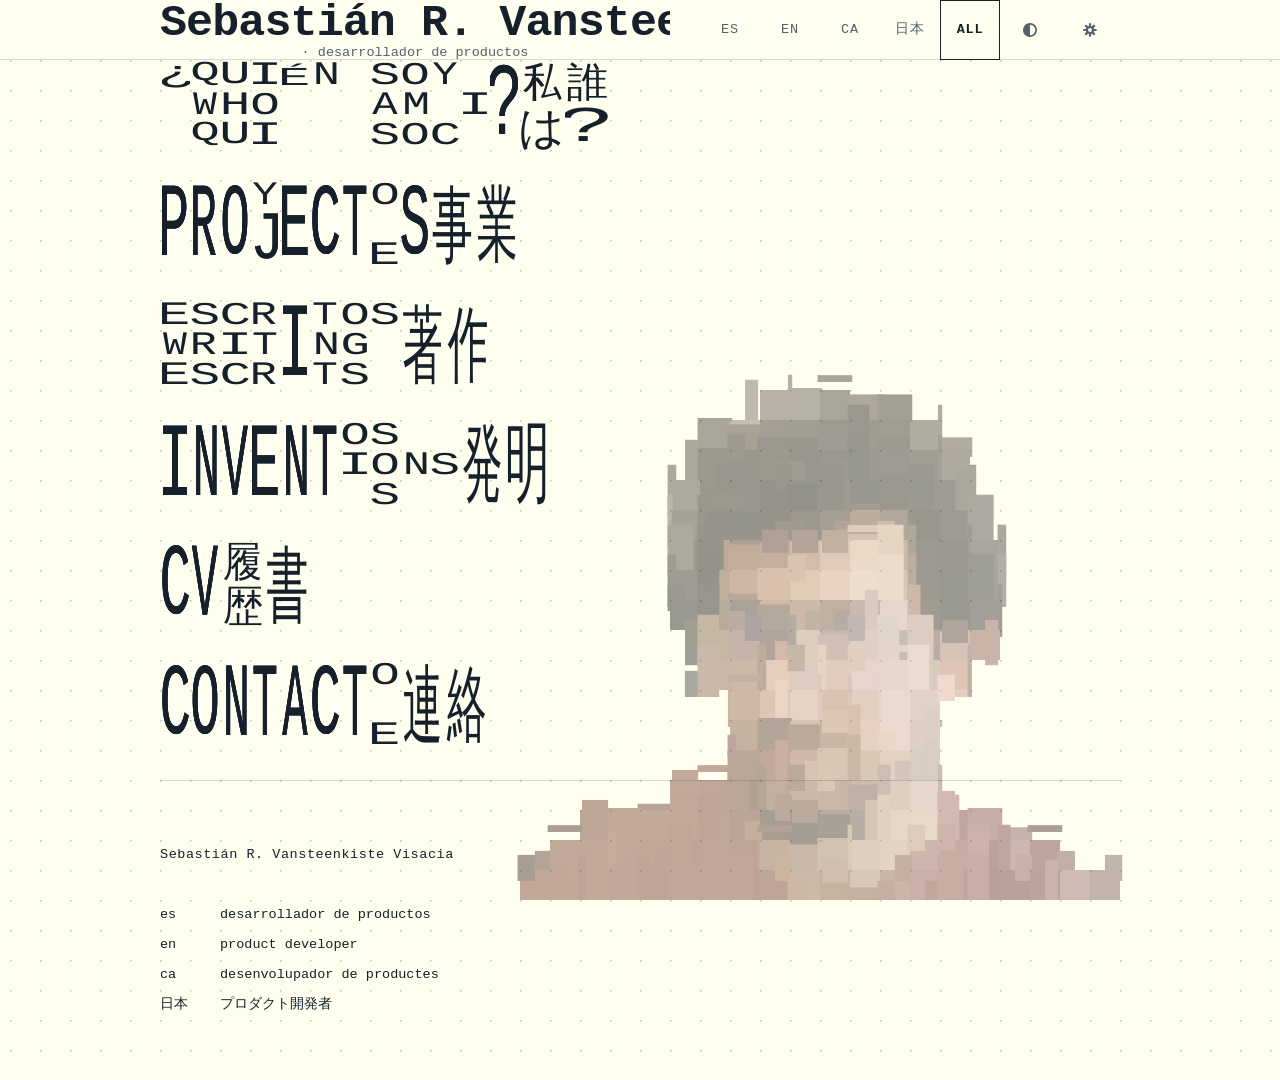
<file: docs/index.html>
<!DOCTYPE html>
<html lang="es" data-js="0" data-mode="multi" data-lang="multi" data-hover-grow="1" data-hover-bold="1" data-wave="1" data-fontscroll="1" data-vertical-ja="0" data-stack-room="0">
<head>
<meta charset="utf-8">
<meta name="viewport" content="width=device-width, initial-scale=1">
<title>Sebastián R. Vansteenkiste Visacia — Desarrollador de Productos</title>
<meta name="description" content="Lorem ipsum dolor sit amet, consectetur adipiscing elit. Sed do eiusmod tempor incididunt ut labore et dolore magna aliqua.">
<meta name="color-scheme" content="light dark">
<!-- canonical: add meta.siteUrl in content.json -->
<meta property="og:type" content="profile">
<meta property="og:title" content="Sebastián R. Vansteenkiste Visacia — Desarrollador de Productos">
<meta property="og:description" content="Lorem ipsum dolor sit amet, consectetur adipiscing elit. Sed do eiusmod tempor incididunt ut labore et dolore magna aliqua.">
<meta property="og:locale" content="es">
<meta name="twitter:card" content="summary">
<link rel="icon" href="favicon.svg" type="image/svg+xml">
<link rel="stylesheet" href="assets/styles.css">
<script type="application/json" id="site-config">{"defaultLanguage":"es","codes":["es","en","ca","ja"],"aliases":{"es":["spa","castellano","es-es","es-mx","español","espanol"],"en":["eng","en-us","en-gb","english","ingles","inglés"],"ca":["cat","catalan","català","ca-es","valencia","valencià"],"ja":["jp","jpn","ja-jp","日本語","日本","nihongo"],"all":["*","multi","all","tots","todos","tot","todo"]},"names":{"es":"Español","en":"English","ca":"Català","ja":"日本語"},"ui":{"skipLink":{"es":"Saltar al contenido","en":"Skip to content","ca":"Salta al contingut","ja":"コンテンツへスキップ"},"langGroupLabel":{"es":"Idioma","en":"Language","ca":"Idioma","ja":"言語"},"allLabel":{"es":"Todos los idiomas","en":"All languages","ca":"Tots els idiomes","ja":"すべての言語"},"allShort":{"es":"ALL","en":"ALL","ca":"TOT","ja":"全"},"themeToggle":{"es":"Cambiar el tema de color","en":"Change colour theme","ca":"Canviar el tema de color","ja":"カラーテーマを切り替え"},"themeLight":{"es":"Claro","en":"Light","ca":"Clar","ja":"ライト"},"themeDark":{"es":"Oscuro","en":"Dark","ca":"Fosc","ja":"ダーク"},"themeAuto":{"es":"Automático","en":"Auto","ca":"Automàtic","ja":"自動"},"expand":{"es":"Ver el contenido completo","en":"View the full content","ca":"Veure el contingut complet","ja":"全文を表示"},"dialogClose":{"es":"Cerrar","en":"Close","ca":"Tanca","ja":"閉じる"},"outLink":{"es":"Abrir el enlace externo","en":"Open the external link","ca":"Obrir l'enllaç extern","ja":"外部リンクを開く"},"newTab":{"es":"(se abre en una pestaña nueva)","en":"(opens in a new tab)","ca":"(s'obre en una pestanya nova)","ja":"（新しいタブで開きます）"},"linksHeading":{"es":"Enlaces","en":"Links","ca":"Enllaços","ja":"リンク"},"announceOpened":{"es":"{title}, {language}: contenido mostrado","en":"{title}, {language}: content shown","ca":"{title}, {language}: contingut mostrat","ja":"{title}、{language}：内容を表示しました"},"announceClosed":{"es":"{title}, {language}: contenido oculto","en":"{title}, {language}: content hidden","ca":"{title}, {language}: contingut amagat","ja":"{title}、{language}：内容を非表示にしました"},"announceLanguage":{"es":"Idioma: {language}","en":"Language: {language}","ca":"Idioma: {language}","ja":"言語：{language}"},"announceAllLanguages":{"es":"Mostrando todos los idiomas","en":"Showing all languages","ca":"Es mostren tots els idiomes","ja":"すべての言語を表示しています"},"unknownLanguage":{"es":"Idioma «{raw}» desconocido; se muestran todos los idiomas.","en":"Unknown language «{raw}»; showing all languages.","ca":"Idioma «{raw}» desconegut; es mostren tots els idiomes.","ja":"「{raw}」は不明な言語です。すべての言語を表示します。"},"noscript":{"es":"JavaScript está desactivado: se muestran todas las secciones y todos los idiomas a la vez, y el selector de idioma y el de tema no están disponibles.","en":"JavaScript is disabled: every section and every language is shown at once, and the language and theme controls are unavailable.","ca":"JavaScript està desactivat: es mostren totes les seccions i tots els idiomes alhora, i els controls d'idioma i de tema no estan disponibles.","ja":"JavaScriptが無効です。すべてのセクションと言語を同時に表示しています。言語とテーマの切り替えは利用できません。"},"settingsOpen":{"es":"Ajustes","en":"Settings","ca":"Configuració","ja":"設定"},"settingsTitle":{"es":"Ajustes","en":"Settings","ca":"Configuració","ja":"設定"},"settingsTitles":{"es":"Títulos","en":"Titles","ca":"Títols","ja":"タイトル"},"settingsMotion":{"es":"Movimiento","en":"Motion","ca":"Moviment","ja":"動き"},"settingsLayout":{"es":"Disposición","en":"Layout","ca":"Disposició","ja":"レイアウト"},"verticalJa":{"es":"Japonés vertical","en":"Vertical Japanese","ca":"Japonès vertical","ja":"縦書き日本語"},"fontsFound":{"es":"Se encontraron {count} fuentes.","en":"Found {count} fonts.","ca":"S'han trobat {count} fonts.","ja":"{count} 個のフォントが見つかりました。"},"hoverSection":{"es":"Al pasar el cursor","en":"Hover behaviour","ca":"En passar el cursor","ja":"ホバー時の動作"},"hoverWave":{"es":"Onda","en":"Wave","ca":"Onada","ja":"波"},"waveDelay":{"es":"Retardo onda","en":"Wave delay","ca":"Retard ona","ja":"波の遅延"},"duration":{"es":"Duración","en":"Duration","ca":"Durada","ja":"長さ"},"hoverGrow":{"es":"Ampliar título","en":"Enlarge title","ca":"Ampliar títol","ja":"タイトル拡大"},"hoverScale":{"es":"Factor","en":"Factor","ca":"Factor","ja":"拡大率"},"hoverReserve":{"es":"Reservar espacio","en":"Reserve space","ca":"Reservar espai","ja":"行を押し出す"},"hoverFontscroll":{"es":"Cambio fuente","en":"Font scroll","ca":"Canvi font","ja":"フォント切替"},"fontsLabel":{"es":"Fuentes","en":"Fonts","ca":"Fonts","ja":"フォント"},"fontsScan":{"es":"Detectar fuentes","en":"Scan fonts","ca":"Detectar fonts","ja":"フォント検出"},"fontsNote":{"es":"Todas activas","en":"All checked","ca":"Totes actives","ja":"すべて選択"},"fontsFallback":{"es":"El navegador no expone las fuentes del sistema; se muestra un conjunto estándar.","en":"The browser does not expose system fonts; showing a standard set.","ca":"El navegador no exposa les fonts del sistema; es mostra un conjunt estàndard.","ja":"ブラウザがシステムフォントを公開しないため、標準セットを表示しています。"},"hoverBold":{"es":"Negrita","en":"Bold","ca":"Negreta","ja":"太字"},"imageAlt":{"es":"","en":"","ca":"","ja":""},"multiNotice":{"es":"Estás en la vista multilingüe: elige un idioma para una experiencia más cómoda.","en":"You are in the multilingual view: choose one language for a better experience.","ca":"Ets a la vista multilingüe: tria un idioma per a una experiència més còmoda.","ja":"多言語表示です。言語を1つ選ぶと、より快適に読めます。"},"$chrome":"D17.4: no string on the page is written by the generator — the units, the two separators and one template per composite string live here, and `text.source` fails the build's battery if a literal survives. A template's placeholders are asserted, so a missing {name} or {count} is an error, not a silently dropped word.","unitScale":{"es":"×","en":"×","ca":"×","ja":"×"},"unitMs":{"es":"ms","en":"ms","ca":"ms","ja":"ms"},"sepByline":{"es":"·","en":"·","ca":"·","ja":"·"},"sepLabel":{"es":" / ","en":" / ","ca":" / ","ja":" / "},"pageTitle":{"es":"{name} — {suffix}","en":"{name} — {suffix}","ca":"{name} — {suffix}","ja":"{name} — {suffix}"},"dialogTitle":{"es":"{title} — {language}","en":"{title} — {language}","ca":"{title} — {language}","ja":"{title} — {language}"},"lineLabel":{"es":"{title}, {language}","en":"{title}, {language}","ca":"{title}, {language}","ja":"{title}、{language}"},"controlLabel":{"es":"{label} ({language})","en":"{label} ({language})","ca":"{label} ({language})","ja":"{label}（{language}）"},"outLinkLabel":{"es":"{label} ({language}): {target}","en":"{label} ({language}): {target}","ca":"{label} ({language}): {target}","ja":"{label}（{language}）：{target}"},"fontOn":{"es":"{font} — activada","en":"{font} — on","ca":"{font} — activada","ja":"{font} — オン"},"fontOff":{"es":"{font} — desactivada","en":"{font} — off","ca":"{font} — desactivada","ja":"{font} — オフ"},"fixtureTitle":{"es":"Fixture de cajas (R2/R6, no es una página) — {name}","en":"Box fixture (R2/R6, not a page) — {name}","ca":"Fixture de caixes (R2/R6, no és una pàgina) — {name}","ja":"ボックス固定具（R2/R6、ページではありません）— {name}"}},"defaults":{"grow":true,"bold":true,"wave":true,"waveDelay":200,"duration":400,"reserve":true,"scale":1.1,"fontscroll":true,"verticalJa":false},"sections":[{"id":"about","action":"accordion","anchors":{"es":"quien-soy","en":"who-am-i","ca":"qui-soc","ja":"watashi-wa-dare"},"titles":{"es":"¿Quién soy?","en":"Who am I?","ca":"Qui soc?","ja":"私は誰?"}},{"id":"projects","action":"accordion","anchors":{"es":"proyectos","en":"projects","ca":"projectes","ja":"jigyou"},"titles":{"es":"Proyectos","en":"Projects","ca":"Projectes","ja":"事業"}},{"id":"writing","action":"accordion","anchors":{"es":"escritos","en":"writing","ca":"escrits","ja":"chosaku"},"titles":{"es":"Escritos","en":"Writing","ca":"Escrits","ja":"著作"}},{"id":"inventions","action":"accordion","anchors":{"es":"inventos","en":"inventions","ca":"invents","ja":"hatsumei"},"titles":{"es":"Inventos","en":"Inventions","ca":"Invents","ja":"発明"}},{"id":"cv","action":"accordion","anchors":{"es":"cv","en":"cv","ca":"cv","ja":"cv"},"titles":{"es":"CV","en":"CV","ca":"CV","ja":"履歴書"}},{"id":"contact","action":"accordion","anchors":{"es":"contacto","en":"contact","ca":"contacte","ja":"renraku"},"titles":{"es":"Contacto","en":"Contact","ca":"Contacte","ja":"連絡"}}]}</script>
<style>/* generated from content/content.json by tools/build.mjs — do not edit */
.ui-label + .ui-label::before{content:" / "}
:root{--hot-cols:max(calc(1 + 10 * var(--hover-scale,2)),calc(2 + 7 * var(--hover-scale,2)),calc(1 + 7 * var(--hover-scale,2)),calc(0 + 4 * var(--hover-scale,2)),calc(0 + 9 * var(--hover-scale,2)),calc(0 + 8 * var(--hover-scale,2)),calc(0 + 2 * var(--hover-scale,2)),calc(0 + 7 * var(--hover-scale,2)),calc(0 + 10 * var(--hover-scale,2)),calc(0 + 3 * var(--hover-scale,2)),calc(0 + 6 * var(--hover-scale,2)))}
:root{--hot-letters:10;--hot-spaces:1}
html[data-mode="multi"] .ml:not([data-language="es"]):not(.body):not(.footer-tagline){display:none}
html[data-mode="single"][data-lang="es"] .ml:not([data-language="es"]){display:none}
.box[data-l="es"]{--grow:calc(var(--hot-es,0) * var(--hover-grow,1))}
.widget[data-state="stacked"]:has(.line[data-language="es"]:hover),.widget[data-state="stacked"]:has(.box[data-l="es"]:hover),.widget[data-state="stacked"]:has(.line[data-language="es"]:focus-visible),.widget[data-state="stacked"][data-selected="es"]{--hot-es:1}
html[data-mode="single"][data-lang="es"] .widget{--hot-es:1;--hover-grow:1}
html[data-mode="single"][data-lang="es"] .box[data-l="es"]{--grow:1}
html[data-mode="single"][data-lang="es"] .box:not([data-l="es"]){display:none}
html[data-mode="single"][data-lang="es"] .ui-label:not([data-language="es"]){display:none}
.widget:has(.line[data-language="es"]:hover) .box[data-l="es"],.widget:has(.box[data-l="es"]:hover) .box[data-l="es"],.widget:has(.line[data-language="es"]:focus-visible) .box[data-l="es"],.widget[data-selected="es"] .box[data-l="es"],html[data-mode="single"] .box[data-l="es"]{overflow:clip}
html[data-hover-bold="1"][data-mode="multi"] .box[data-l="es"]:hover>.gl,html[data-hover-bold="1"][data-mode="multi"] .widget:has(.line[data-language="es"]:hover) .box[data-l="es"]>.gl,html[data-hover-bold="1"][data-mode="multi"] .widget:has(.line[data-language="es"]:focus-visible) .box[data-l="es"]>.gl,html[data-hover-bold="1"][data-mode="multi"] .widget[data-selected="es"] .box[data-l="es"]>.gl{-webkit-text-stroke:0.02em currentColor}
html[data-mode="single"][data-lang="en"] .ml:not([data-language="en"]){display:none}
.box[data-l="en"]{--grow:calc(var(--hot-en,0) * var(--hover-grow,1))}
.widget[data-state="stacked"]:has(.line[data-language="en"]:hover),.widget[data-state="stacked"]:has(.box[data-l="en"]:hover),.widget[data-state="stacked"]:has(.line[data-language="en"]:focus-visible),.widget[data-state="stacked"][data-selected="en"]{--hot-en:1}
html[data-mode="single"][data-lang="en"] .widget{--hot-en:1;--hover-grow:1}
html[data-mode="single"][data-lang="en"] .box[data-l="en"]{--grow:1}
html[data-mode="single"][data-lang="en"] .box:not([data-l="en"]){display:none}
html[data-mode="single"][data-lang="en"] .ui-label:not([data-language="en"]){display:none}
.widget:has(.line[data-language="en"]:hover) .box[data-l="en"],.widget:has(.box[data-l="en"]:hover) .box[data-l="en"],.widget:has(.line[data-language="en"]:focus-visible) .box[data-l="en"],.widget[data-selected="en"] .box[data-l="en"],html[data-mode="single"] .box[data-l="en"]{overflow:clip}
html[data-hover-bold="1"][data-mode="multi"] .box[data-l="en"]:hover>.gl,html[data-hover-bold="1"][data-mode="multi"] .widget:has(.line[data-language="en"]:hover) .box[data-l="en"]>.gl,html[data-hover-bold="1"][data-mode="multi"] .widget:has(.line[data-language="en"]:focus-visible) .box[data-l="en"]>.gl,html[data-hover-bold="1"][data-mode="multi"] .widget[data-selected="en"] .box[data-l="en"]>.gl{-webkit-text-stroke:0.02em currentColor}
html[data-mode="single"][data-lang="ca"] .ml:not([data-language="ca"]){display:none}
.box[data-l="ca"]{--grow:calc(var(--hot-ca,0) * var(--hover-grow,1))}
.widget[data-state="stacked"]:has(.line[data-language="ca"]:hover),.widget[data-state="stacked"]:has(.box[data-l="ca"]:hover),.widget[data-state="stacked"]:has(.line[data-language="ca"]:focus-visible),.widget[data-state="stacked"][data-selected="ca"]{--hot-ca:1}
html[data-mode="single"][data-lang="ca"] .widget{--hot-ca:1;--hover-grow:1}
html[data-mode="single"][data-lang="ca"] .box[data-l="ca"]{--grow:1}
html[data-mode="single"][data-lang="ca"] .box:not([data-l="ca"]){display:none}
html[data-mode="single"][data-lang="ca"] .ui-label:not([data-language="ca"]){display:none}
.widget:has(.line[data-language="ca"]:hover) .box[data-l="ca"],.widget:has(.box[data-l="ca"]:hover) .box[data-l="ca"],.widget:has(.line[data-language="ca"]:focus-visible) .box[data-l="ca"],.widget[data-selected="ca"] .box[data-l="ca"],html[data-mode="single"] .box[data-l="ca"]{overflow:clip}
html[data-hover-bold="1"][data-mode="multi"] .box[data-l="ca"]:hover>.gl,html[data-hover-bold="1"][data-mode="multi"] .widget:has(.line[data-language="ca"]:hover) .box[data-l="ca"]>.gl,html[data-hover-bold="1"][data-mode="multi"] .widget:has(.line[data-language="ca"]:focus-visible) .box[data-l="ca"]>.gl,html[data-hover-bold="1"][data-mode="multi"] .widget[data-selected="ca"] .box[data-l="ca"]>.gl{-webkit-text-stroke:0.02em currentColor}
html[data-mode="single"][data-lang="ja"] .ml:not([data-language="ja"]){display:none}
.box[data-l="ja"]{--grow:calc(var(--hot-ja,0) * var(--hover-grow,1))}
.widget[data-state="stacked"]:has(.line[data-language="ja"]:hover),.widget[data-state="stacked"]:has(.box[data-l="ja"]:hover),.widget[data-state="stacked"]:has(.line[data-language="ja"]:focus-visible),.widget[data-state="stacked"][data-selected="ja"]{--hot-ja:1}
html[data-mode="single"][data-lang="ja"] .widget{--hot-ja:1;--hover-grow:1}
html[data-mode="single"][data-lang="ja"] .box[data-l="ja"]{--grow:1}
html[data-mode="single"][data-lang="ja"] .box:not([data-l="ja"]){display:none}
html[data-mode="single"][data-lang="ja"] .ui-label:not([data-language="ja"]){display:none}
.widget:has(.line[data-language="ja"]:hover) .box[data-l="ja"],.widget:has(.box[data-l="ja"]:hover) .box[data-l="ja"],.widget:has(.line[data-language="ja"]:focus-visible) .box[data-l="ja"],.widget[data-selected="ja"] .box[data-l="ja"],html[data-mode="single"] .box[data-l="ja"]{overflow:clip}
html[data-hover-bold="1"][data-mode="multi"] .box[data-l="ja"]:hover>.gl,html[data-hover-bold="1"][data-mode="multi"] .widget:has(.line[data-language="ja"]:hover) .box[data-l="ja"]>.gl,html[data-hover-bold="1"][data-mode="multi"] .widget:has(.line[data-language="ja"]:focus-visible) .box[data-l="ja"]>.gl,html[data-hover-bold="1"][data-mode="multi"] .widget[data-selected="ja"] .box[data-l="ja"]>.gl{-webkit-text-stroke:0.02em currentColor}
html[data-mode="single"] .widget{--st:1;width:calc(var(--scols,var(--cols))*var(--cell));height:calc(var(--srows,2)*var(--cell))}
html[data-mode="single"] .widget .line{display:none}
html[data-mode="single"] .box{--ysH:var(--ys1,var(--ys))}

/* ink extents in em, measured by `npm run measure` (R3–R6) — the page's one face, D18.1 */
.box[data-g="?"]{--inkw:0.39;--inkh:0.7425;--inkx:0.1175;--inky:-0.3975}
.box[data-g="A"]{--inkw:0.5675;--inkh:0.73;--inkx:0.0175;--inky:-0.385}
.box[data-g="B"]{--inkw:0.475;--inkh:0.73;--inkx:0.08;--inky:-0.385}
.box[data-g="C"]{--inkw:0.4575;--inkh:0.7575;--inkx:0.0675;--inky:-0.3975}
.box[data-g="D"]{--inkw:0.475;--inkh:0.73;--inkx:0.065;--inky:-0.385}
.box[data-g="E"]{--inkw:0.4425;--inkh:0.73;--inkx:0.095;--inky:-0.385}
.box[data-g="F"]{--inkw:0.43;--inkh:0.73;--inkx:0.1125;--inky:-0.385}
.box[data-g="G"]{--inkw:0.49;--inkh:0.7575;--inkx:0.05;--inky:-0.3975}
.box[data-g="H"]{--inkw:0.47;--inkh:0.73;--inkx:0.065;--inky:-0.385}
.box[data-g="I"]{--inkw:0.405;--inkh:0.73;--inkx:0.0975;--inky:-0.385}
.box[data-g="J"]{--inkw:0.415;--inkh:0.745;--inkx:0.0525;--inky:-0.385}
.box[data-g="K"]{--inkw:0.5325;--inkh:0.73;--inkx:0.065;--inky:-0.385}
.box[data-g="L"]{--inkw:0.4525;--inkh:0.73;--inkx:0.105;--inky:-0.385}
.box[data-g="M"]{--inkw:0.5175;--inkh:0.7275;--inkx:0.0175;--inky:-0.3825}
.box[data-g="N"]{--inkw:0.5275;--inkh:0.7275;--inkx:0.0075;--inky:-0.3825}
.box[data-g="O"]{--inkw:0.4875;--inkh:0.7575;--inkx:0.0575;--inky:-0.3975}
.box[data-g="P"]{--inkw:0.4625;--inkh:0.73;--inkx:0.095;--inky:-0.385}
.box[data-g="Q"]{--inkw:0.4875;--inkh:0.875;--inkx:0.0575;--inky:-0.3975}
.box[data-g="R"]{--inkw:0.5325;--inkh:0.73;--inkx:0.07;--inky:-0.385}
.box[data-g="S"]{--inkw:0.47;--inkh:0.7575;--inkx:0.0675;--inky:-0.3975}
.box[data-g="T"]{--inkw:0.5575;--inkh:0.73;--inkx:0.0225;--inky:-0.385}
.box[data-g="U"]{--inkw:0.46;--inkh:0.745;--inkx:0.07;--inky:-0.385}
.box[data-g="V"]{--inkw:0.5475;--inkh:0.73;--inkx:0.0275;--inky:-0.385}
.box[data-g="W"]{--inkw:0.6025;--inkh:0.73;--inkx:0;--inky:-0.385}
.box[data-g="X"]{--inkw:0.5825;--inkh:0.73;--inkx:0.01;--inky:-0.385}
.box[data-g="Y"]{--inkw:0.565;--inkh:0.73;--inkx:0.0175;--inky:-0.385}
.box[data-g="Z"]{--inkw:0.4975;--inkh:0.73;--inkx:0.075;--inky:-0.385}
.box[data-g="¿"]{--inkw:0.39;--inkh:0.745;--inkx:0.0925;--inky:-0.385}
.box[data-g="É"]{--inkw:0.4425;--inkh:0.9275;--inkx:0.095;--inky:-0.5825}
.box[data-g="は"]{--inkw:0.81;--inkh:0.8175;--inkx:0.1275;--inky:-0.41}
.box[data-g="メ"]{--inkw:0.7425;--inkh:0.8075;--inkx:0.0925;--inky:-0.405}
.box[data-g="事"]{--inkw:0.91;--inkh:0.9175;--inkx:0.0475;--inky:-0.4625}
.box[data-g="作"]{--inkw:0.9175;--inkh:0.9225;--inkx:0.03;--inky:-0.4625}
.box[data-g="几"]{--inkw:0.9125;--inkh:0.855;--inkx:0.05;--inky:-0.4075}
.box[data-g="又"]{--inkw:0.92;--inkh:0.84;--inkx:0.04;--inky:-0.3925}
.box[data-g="履"]{--inkw:0.9325;--inkh:0.8925;--inkx:0.0375;--inky:-0.4325}
.box[data-g="明"]{--inkw:0.8325;--inkh:0.8675;--inkx:0.085;--inky:-0.4075}
.box[data-g="書"]{--inkw:0.8925;--inkh:0.92;--inkx:0.0575;--inky:-0.465}
.box[data-g="木"]{--inkw:0.935;--inkh:0.905;--inkx:0.0325;--inky:-0.45}
.box[data-g="業"]{--inkw:0.9175;--inkh:0.915;--inkx:0.0475;--inky:-0.45}
.box[data-g="歴"]{--inkw:0.9275;--inkh:0.865;--inkx:0.02;--inky:-0.4175}
.box[data-g="殺"]{--inkw:0.945;--inkh:0.92;--inkx:0.025;--inky:-0.4625}
.box[data-g="発"]{--inkw:0.9275;--inkh:0.8825;--inkx:0.035;--inky:-0.425}
.box[data-g="私"]{--inkw:0.955;--inkh:0.9075;--inkx:0.0275;--inky:-0.4525}
.box[data-g="絡"]{--inkw:0.94;--inkh:0.9225;--inkx:0.0475;--inky:-0.4625}
.box[data-g="著"]{--inkw:0.9175;--inkh:0.91;--inkx:0.0325;--inky:-0.455}
.box[data-g="誰"]{--inkw:0.8975;--inkh:0.9125;--inkx:0.0525;--inky:-0.455}
.box[data-g="連"]{--inkw:0.94;--inkh:0.89;--inkx:0.03;--inky:-0.4525}

/* per-block-size inset (R4): the global dial for how much of a box a glyph may fill */
.box[data-size="1x1"]{--fi:var(--fit-inset-1x1, var(--fit-inset))}
.box[data-size="1x2"]{--fi:var(--fit-inset-1x2, var(--fit-inset))}
.box[data-size="2x1"]{--fi:var(--fit-inset-2x1, var(--fit-inset))}
.box[data-size="2x2"]{--fi:var(--fit-inset-2x2, var(--fit-inset))}

/* R12: the fused-glyph-width dial: the column grid, and the block shift it implies */
.box[data-block="latin"]{--fdw:max(var(--fw), var(--fused-glyph-width, 1), var(--fh) * var(--fused-glyph-square, 0))}
.box[data-block="cjk"]{--fshift:calc(var(--fgw) - 1)}</style>
<script>(function(){
var r=document.documentElement,cfg=null;
try{cfg=JSON.parse(document.getElementById("site-config").textContent)}catch(e){}
r.dataset.js="1";
/* R8: the debug overlay is a setting, never a file edit. ?debug=cells|boxes|all
   wins and is remembered; ?debug=off clears it; the console can poke
   documentElement.dataset.debug at any time. */
var d=null;
try{d=new URLSearchParams(location.search).get("debug")}catch(e){d=null}
try{
if(d==="off"){localStorage.removeItem("home.debug");r.dataset.debug="off"}
else if(d){localStorage.setItem("home.debug",d);r.dataset.debug=d}
else{var saved=localStorage.getItem("home.debug");if(saved)r.dataset.debug=saved}
}catch(e){}
var t="auto";
try{t=localStorage.getItem("home.theme")||"auto"}catch(e){}
r.dataset.themeChoice=t;
r.dataset.theme=(t==="light")?"light":(t==="dark")?"dark":((window.matchMedia&&matchMedia("(prefers-color-scheme: dark)").matches)?"dark":"light");
/* D11.9 + D13.1–D13.5 + D16.5: the hover behaviour, the timing and the growth
   dial, applied before first paint so a return visit never flashes the other
   setting. There is no font key any more: D18.1 ships one face. The defaults come from the same object the settings
   panel ships (DEFAULT_SETTINGS in tools/lib/render.mjs), inlined in the site
   config, so panel, boot and runtime cannot drift. */
var s={"grow":true,"bold":true,"wave":true,"waveDelay":200,"duration":400,"reserve":true,"scale":1.1,"fontscroll":true,"verticalJa":false};
if(cfg&&cfg.defaults){for(var dk in cfg.defaults){if(cfg.defaults.hasOwnProperty(dk))s[dk]=cfg.defaults[dk]}}
try{
var rawS=localStorage.getItem("home.settings");
if(rawS){var savedS=JSON.parse(rawS);if(savedS&&typeof savedS==="object"){
if(savedS.grow===false)s.grow=false;if(savedS.bold===false)s.bold=false;
if(savedS.wave===false)s.wave=false;if(savedS.reserve===false)s.reserve=false;
if(savedS.fontscroll===false)s.fontscroll=false;
if(savedS.verticalJa===true)s.verticalJa=true;
if(typeof savedS.waveDelay==="number")s.waveDelay=Math.min(2000,Math.max(0,savedS.waveDelay));
if(typeof savedS.duration==="number")s.duration=Math.min(2000,Math.max(0,savedS.duration));
if(typeof savedS.scale==="number")s.scale=Math.min(3,Math.max(1,savedS.scale));}}
}catch(e){}
r.dataset.hoverGrow=s.grow?"1":"0";
r.dataset.hoverBold=s.bold?"1":"0";
r.dataset.wave=s.wave?"1":"0";
r.dataset.hoverReserve=s.reserve?"1":"0";
r.dataset.fontscroll=s.fontscroll?"1":"0";
r.dataset.verticalJa=s.verticalJa?"1":"0";
r.dataset.stackRoom=s.grow&&s.reserve&&(s.scale-1)>=0.5?"1":"0";
r.style.setProperty("--dur-user",s.duration+"ms");
r.style.setProperty("--hover-scale",String(s.scale));
r.style.setProperty("--wave-step",s.waveDelay+"ms");
if(!cfg)return;
var raw=null,m=location.search.match(/[?&]lang=([^&]*)/);
if(m)raw=decodeURIComponent(m[1].replace(/\+/g," "));
if(raw===null)return;
var v=raw.trim().toLowerCase(),hit=null;
if(cfg.aliases[v]){hit=cfg.aliases[v]}
else{for(var k in cfg.aliases){if(cfg.aliases[k].indexOf(v)>-1){hit=k;break}}}
if(hit==="all"||v==="")return;
if(hit&&cfg.codes.indexOf(hit)>-1){r.dataset.mode="single";r.dataset.lang=hit;r.lang=hit;}
else{r.dataset.mode="multi";r.dataset.lang="multi";
var n=document.getElementById("lang-note");if(n&&cfg.ui&&cfg.ui.unknownLanguage&&cfg.ui.unknownLanguage[cfg.defaultLanguage]){n.textContent=cfg.ui.unknownLanguage[cfg.defaultLanguage].replace("{raw}",raw);n.hidden=false}}
})();</script>
<noscript><style>/* Only present when scripting is off (see README: no-JS contract). */
.widget{display:none}
.section-title{position:static;width:auto;height:auto;clip-path:none;margin-block-end:var(--cell)}
.section-title:not([data-language="es"]){display:none}
.bodies,.body{display:block!important}
.body{border-block-start:1px solid var(--rule);padding-block:0}
.picker,.theme,.js-only{display:none!important}
.dialog{display:block;position:static;inset:auto;max-width:100%;max-height:none}.dialog::backdrop{display:none}
.settings-dialog{display:none!important}
.dlg-inner{display:block}.dlg-close{display:none}
.dlg-content{max-height:none;overflow:visible}
.noscript{display:block}</style></noscript>
<script type="application/ld+json">{"@context":"https://schema.org","@type":"Person","name":"Sebastián R. Vansteenkiste Visacia","knowsLanguage":["es","en","ca","ja"],"sameAs":["https://github.com/ZippoLag","https://zippolag.medium.com"]}</script>
</head>
<body>
<div class="portrait" aria-hidden="true" data-tone="color"><div class="portrait-inner"><div class="portrait-grid" style="--portrait-cols:20;--portrait-rows:17"><span class="portrait-cell" style="grid-area:1/8;color:#6d6559">▐</span><span class="portrait-cell" style="grid-area:1/9;color:#5f5549;background:#5f5549">▕</span><span class="portrait-cell" style="grid-area:1/10;color:#5c5349">▆</span><span class="portrait-cell" style="grid-area:1/11;color:#43382f;background:#43382f">▔</span><span class="portrait-cell" style="grid-area:1/12;color:#493e33">▅</span><span class="portrait-cell" style="grid-area:1/13;color:#352c27">▅</span><span class="portrait-cell" style="grid-area:2/7;color:#413830">▆</span><span class="portrait-cell" style="grid-area:2/8;color:#3e3227;background:#786e5f">▅</span><span class="portrait-cell" style="grid-area:2/9;color:#211b17;background:#332a22">▃</span><span class="portrait-cell" style="grid-area:2/10;color:#1d1916;background:#312924">▃</span><span class="portrait-cell" style="grid-area:2/11;color:#2c2722;background:#251f1c">▅</span><span class="portrait-cell" style="grid-area:2/12;color:#1f1b18;background:#2b241f">▋</span><span class="portrait-cell" style="grid-area:2/13;color:#241f1c;background:#2f2722">▃</span><span class="portrait-cell" style="grid-area:2/14;color:#4e473f;background:#4e473f">▕</span><span class="portrait-cell" style="grid-area:2/15;color:#53463d">▃</span><span class="portrait-cell" style="grid-area:3/6;color:#483f36">▐</span><span class="portrait-cell" style="grid-area:3/7;color:#241c16;background:#30261f">▆</span><span class="portrait-cell" style="grid-area:3/8;color:#251d18;background:#1d1814">▘</span><span class="portrait-cell" style="grid-area:3/9;color:#26201c;background:#221d18">▗</span><span class="portrait-cell" style="grid-area:3/10;color:#2a2521;background:#1a1715">▖</span><span class="portrait-cell" style="grid-area:3/11;color:#25211e;background:#1d1a17">▗</span><span class="portrait-cell" style="grid-area:3/12;color:#1c1a17;background:#25201d">▋</span><span class="portrait-cell" style="grid-area:3/13;color:#211c19;background:#2a2320">▂</span><span class="portrait-cell" style="grid-area:3/14;color:#2b2523;background:#302926">▃</span><span class="portrait-cell" style="grid-area:3/15;color:#37312e;background:#4c443e">▏</span><span class="portrait-cell" style="grid-area:4/6;color:#4b4136;background:#4b4136">▎</span><span class="portrait-cell" style="grid-area:4/7;color:#191512;background:#211b16">▝</span><span class="portrait-cell" style="grid-area:4/8;color:#211b18;background:#1c1815">▖</span><span class="portrait-cell" style="grid-area:4/9;color:#1c1716;background:#14110f">▝</span><span class="portrait-cell" style="grid-area:4/10;color:#100f0e;background:#201e1b">▅</span><span class="portrait-cell" style="grid-area:4/11;color:#1c1815;background:#292220">▊</span><span class="portrait-cell" style="grid-area:4/12;color:#32231f;background:#1c1916">▂</span><span class="portrait-cell" style="grid-area:4/13;color:#322421;background:#1e1917">▁</span><span class="portrait-cell" style="grid-area:4/14;color:#211d1a;background:#282321">▊</span><span class="portrait-cell" style="grid-area:4/15;color:#433c37;background:#2a2422">▐</span><span class="portrait-cell" style="grid-area:4/16;color:#46403a">▎</span><span class="portrait-cell" style="grid-area:5/5;color:#a59f8d">▕</span><span class="portrait-cell" style="grid-area:5/6;color:#625d51;background:#3a322a">▏</span><span class="portrait-cell" style="grid-area:5/7;color:#1f1815;background:#191411">▎</span><span class="portrait-cell" style="grid-area:5/8;color:#231815;background:#181411">▂</span><span class="portrait-cell" style="grid-area:5/9;color:#2f1f1b;background:#191311">▗</span><span class="portrait-cell" style="grid-area:5/10;color:#30201b;background:#211a17">▖</span><span class="portrait-cell" style="grid-area:5/11;color:#54392e;background:#372823">▗</span><span class="portrait-cell" style="grid-area:5/12;color:#a37b66;background:#6a4a3b">▂</span><span class="portrait-cell" style="grid-area:5/13;color:#987059;background:#563c32">▖</span><span class="portrait-cell" style="grid-area:5/14;color:#2a201c;background:#191513">▏</span><span class="portrait-cell" style="grid-area:5/15;color:#413b37;background:#282421">▕</span><span class="portrait-cell" style="grid-area:5/16;color:#49423e">▊</span><span class="portrait-cell" style="grid-area:6/6;color:#474139;background:#231e1b">▊</span><span class="portrait-cell" style="grid-area:6/7;color:#1a1411;background:#694534">▊</span><span class="portrait-cell" style="grid-area:6/8;color:#794a37;background:#482a23">▅</span><span class="portrait-cell" style="grid-area:6/9;color:#502e26;background:#7e4d39">▀</span><span class="portrait-cell" style="grid-area:6/10;color:#59362c;background:#9d6c53">▀</span><span class="portrait-cell" style="grid-area:6/11;color:#764e3e;background:#be8e75">▀</span><span class="portrait-cell" style="grid-area:6/12;color:#bb927d;background:#d1aa94">▔</span><span class="portrait-cell" style="grid-area:6/13;color:#c6a28c;background:#876856">▊</span><span class="portrait-cell" style="grid-area:6/14;color:#513c33;background:#241e1b">▎</span><span class="portrait-cell" style="grid-area:6/15;color:#2b2624;background:#1f1b19">▕</span><span class="portrait-cell" style="grid-area:6/16;color:#5b544e;background:#3c3836">▕</span><span class="portrait-cell" style="grid-area:6/17;color:#45413d">▎</span><span class="portrait-cell" style="grid-area:7/6;color:#2b2622;background:#2b2622">▎</span><span class="portrait-cell" style="grid-area:7/7;color:#120f0d;background:#70503c">▋</span><span class="portrait-cell" style="grid-area:7/8;color:#644031;background:#926249">▂</span><span class="portrait-cell" style="grid-area:7/9;color:#ab775d;background:#966349">▆</span><span class="portrait-cell" style="grid-area:7/10;color:#ae7b61;background:#bd8970">▘</span><span class="portrait-cell" style="grid-area:7/11;color:#ab816c;background:#cc9e86">▁</span><span class="portrait-cell" style="grid-area:7/12;color:#bd9b8c;background:#d6b39f">▁</span><span class="portrait-cell" style="grid-area:7/13;color:#d0af9d;background:#ab836d">▊</span><span class="portrait-cell" style="grid-area:7/14;color:#6c4b3b;background:#271e1c">▎</span><span class="portrait-cell" style="grid-area:7/15;color:#2b2927;background:#1e1c1a">▕</span><span class="portrait-cell" style="grid-area:7/16;color:#2b2928;background:#3a3735">▊</span><span class="portrait-cell" style="grid-area:7/17;color:#54514d">▎</span><span class="portrait-cell" style="grid-area:8/6;color:#201e1b;background:#201e1b">▘</span><span class="portrait-cell" style="grid-area:8/7;color:#191614;background:#5f4537">▋</span><span class="portrait-cell" style="grid-area:8/8;color:#694b4a;background:#43302e">▖</span><span class="portrait-cell" style="grid-area:8/9;color:#5c4136;background:#986750">▅</span><span class="portrait-cell" style="grid-area:8/10;color:#72594c;background:#8f6956">▗</span><span class="portrait-cell" style="grid-area:8/11;color:#614747;background:#725043">▗</span><span class="portrait-cell" style="grid-area:8/12;color:#ab8d82;background:#86675e">▐</span><span class="portrait-cell" style="grid-area:8/13;color:#ad9188;background:#c9a79c">▁</span><span class="portrait-cell" style="grid-area:8/14;color:#8e6555;background:#2e2420">▍</span><span class="portrait-cell" style="grid-area:8/15;color:#2f2524;background:#211e1e">▁</span><span class="portrait-cell" style="grid-area:8/16;color:#302b2a;background:#302b2a">▕</span><span class="portrait-cell" style="grid-area:9/6;color:#2c2c28">▐</span><span class="portrait-cell" style="grid-area:9/7;color:#806148;background:#806148">▋</span><span class="portrait-cell" style="grid-area:9/8;color:#4b3741;background:#815a52">▝</span><span class="portrait-cell" style="grid-area:9/9;color:#9d6453;background:#513633">▗</span><span class="portrait-cell" style="grid-area:9/10;color:#614740;background:#b4907e">▎</span><span class="portrait-cell" style="grid-area:9/11;color:#9e746b;background:#7e5f5d">▅</span><span class="portrait-cell" style="grid-area:9/12;color:#7a606a;background:#ba9690">▘</span><span class="portrait-cell" style="grid-area:9/13;color:#bfa497;background:#85726c">▋</span><span class="portrait-cell" style="grid-area:9/14;color:#b19087;background:#644d48">▊</span><span class="portrait-cell" style="grid-area:9/15;color:#513733;background:#a67a6d">▀</span><span class="portrait-cell" style="grid-area:9/16;color:#8b5951;background:#8b5951">▐</span><span class="portrait-cell" style="grid-area:10/6;color:#3d3f3a">▗</span><span class="portrait-cell" style="grid-area:10/7;color:#896450;background:#896450">▋</span><span class="portrait-cell" style="grid-area:10/8;color:#764d3e;background:#92624f">▕</span><span class="portrait-cell" style="grid-area:10/9;color:#704737;background:#c7937d">▎</span><span class="portrait-cell" style="grid-area:10/10;color:#846155;background:#b18c81">▘</span><span class="portrait-cell" style="grid-area:10/11;color:#c89f92;background:#bc8c7e">▎</span><span class="portrait-cell" style="grid-area:10/12;color:#bf9283;background:#cc9fa0">▘</span><span class="portrait-cell" style="grid-area:10/13;color:#c0a194;background:#c8a69c">▔</span><span class="portrait-cell" style="grid-area:10/14;color:#d4afa7;background:#ae8d83">▋</span><span class="portrait-cell" style="grid-area:10/15;color:#bb9286;background:#b97e70">▁</span><span class="portrait-cell" style="grid-area:10/16;color:#6f5752">▏</span><span class="portrait-cell" style="grid-area:11/7;color:#86604c">▕</span><span class="portrait-cell" style="grid-area:11/8;color:#7d5343;background:#9a6550">▔</span><span class="portrait-cell" style="grid-area:11/9;color:#d19f8f;background:#b97f6a">▐</span><span class="portrait-cell" style="grid-area:11/10;color:#b18070;background:#c89d92">▁</span><span class="portrait-cell" style="grid-area:11/11;color:#b58a7e;background:#aa7867">▏</span><span class="portrait-cell" style="grid-area:11/12;color:#b48277;background:#c2958b">▏</span><span class="portrait-cell" style="grid-area:11/13;color:#caa199;background:#d3ada5">▏</span><span class="portrait-cell" style="grid-area:11/14;color:#8f7972;background:#be9c93">▁</span><span class="portrait-cell" style="grid-area:11/15;color:#daaea1">▘</span><span class="portrait-cell" style="grid-area:12/8;color:#573829;background:#815540">▁</span><span class="portrait-cell" style="grid-area:12/9;color:#58382c;background:#99695a">▆</span><span class="portrait-cell" style="grid-area:12/10;color:#6c4435;background:#a97d6c">▅</span><span class="portrait-cell" style="grid-area:12/11;color:#b5836e;background:#886149">▀</span><span class="portrait-cell" style="grid-area:12/12;color:#a97a64;background:#c99a89">▍</span><span class="portrait-cell" style="grid-area:12/13;color:#d1a599;background:#d4aba2">▖</span><span class="portrait-cell" style="grid-area:12/14;color:#b3958e;background:#b3958e">▐</span><span class="portrait-cell" style="grid-area:13/8;color:#643f2f;background:#643f2f">▎</span><span class="portrait-cell" style="grid-area:13/9;color:#894e43;background:#754436">▐</span><span class="portrait-cell" style="grid-area:13/10;color:#ab7a6a;background:#9b6156">▗</span><span class="portrait-cell" style="grid-area:13/11;color:#ae806a;background:#8f624e">▆</span><span class="portrait-cell" style="grid-area:13/12;color:#8c634e;background:#b08774">▍</span><span class="portrait-cell" style="grid-area:13/13;color:#9e7e75;background:#c39a8e">▗</span><span class="portrait-cell" style="grid-area:13/14;color:#a99087;background:#a99087">▐</span><span class="portrait-cell" style="grid-area:14/5;color:#60362c">▂</span><span class="portrait-cell" style="grid-area:14/6;color:#784131;background:#784131">▀</span><span class="portrait-cell" style="grid-area:14/7;color:#743d2f;background:#743d2f">▔</span><span class="portrait-cell" style="grid-area:14/8;color:#6a3b2c;background:#4d3024">▋</span><span class="portrait-cell" style="grid-area:14/9;color:#613a2c;background:#7d4f3c">▎</span><span class="portrait-cell" style="grid-area:14/10;color:#684130;background:#91644f">▘</span><span class="portrait-cell" style="grid-area:14/11;color:#af836b;background:#886250">▘</span><span class="portrait-cell" style="grid-area:14/12;color:#71554b;background:#926e5d">▅</span><span class="portrait-cell" style="grid-area:14/13;color:#8e6f63;background:#b69585">▍</span><span class="portrait-cell" style="grid-area:14/14;color:#906c6d;background:#c5a89c">▕</span><span class="portrait-cell" style="grid-area:14/15;color:#986768">▖</span><span class="portrait-cell" style="grid-area:15/3;color:#6e3d30;background:#6e3d30">▀</span><span class="portrait-cell" style="grid-area:15/4;color:#7e4434;background:#41261e">▆</span><span class="portrait-cell" style="grid-area:15/5;color:#7c4232;background:#7f4533">▅</span><span class="portrait-cell" style="grid-area:15/6;color:#7c4031;background:#7e4332">▃</span><span class="portrait-cell" style="grid-area:15/7;color:#72372b;background:#753c2f">▋</span><span class="portrait-cell" style="grid-area:15/8;color:#7b4e38;background:#6a392b">▗</span><span class="portrait-cell" style="grid-area:15/9;color:#6c4337;background:#3d261e">▝</span><span class="portrait-cell" style="grid-area:15/10;color:#6a4439;background:#392520">▀</span><span class="portrait-cell" style="grid-area:15/11;color:#3f2f2b;background:#684b42">▅</span><span class="portrait-cell" style="grid-area:15/12;color:#a28274;background:#624d46">▐</span><span class="portrait-cell" style="grid-area:15/13;color:#bd9a89;background:#c8a693">▍</span><span class="portrait-cell" style="grid-area:15/14;color:#9f6e6a;background:#c9a899">▕</span><span class="portrait-cell" style="grid-area:15/15;color:#9d6664;background:#753c3a">▋</span><span class="portrait-cell" style="grid-area:15/16;color:#804a4a">▆</span><span class="portrait-cell" style="grid-area:15/17;color:#7f5457">▃</span><span class="portrait-cell" style="grid-area:16/1;color:#5c3328">▗</span><span class="portrait-cell" style="grid-area:16/2;color:#482921;background:#794133">▔</span><span class="portrait-cell" style="grid-area:16/3;color:#7d3f30;background:#7f4333">▅</span><span class="portrait-cell" style="grid-area:16/4;color:#814434;background:#7c3f31">▎</span><span class="portrait-cell" style="grid-area:16/5;color:#75392e;background:#793e30">▗</span><span class="portrait-cell" style="grid-area:16/6;color:#793d30;background:#74372c">▊</span><span class="portrait-cell" style="grid-area:16/7;color:#75392d;background:#783c30">▏</span><span class="portrait-cell" style="grid-area:16/8;color:#7c4935;background:#72392d">▕</span><span class="portrait-cell" style="grid-area:16/9;color:#513328;background:#835841">▔</span><span class="portrait-cell" style="grid-area:16/10;color:#87614f;background:#422b24">▅</span><span class="portrait-cell" style="grid-area:16/11;color:#9c7865;background:#5f463d">▆</span><span class="portrait-cell" style="grid-area:16/12;color:#ae8b77;background:#b99582">▏</span><span class="portrait-cell" style="grid-area:16/13;color:#9d7966;background:#bf9d8a">▁</span><span class="portrait-cell" style="grid-area:16/14;color:#b38e7d;background:#935e59">▘</span><span class="portrait-cell" style="grid-area:16/15;color:#935955;background:#804540">▘</span><span class="portrait-cell" style="grid-area:16/16;color:#8f5654;background:#6a302b">▋</span><span class="portrait-cell" style="grid-area:16/17;color:#743d39;background:#915f62">▍</span><span class="portrait-cell" style="grid-area:16/18;color:#472c2e;background:#693937">▔</span><span class="portrait-cell" style="grid-area:16/19;color:#784d4d">▖</span><span class="portrait-cell" style="grid-area:17/1;color:#442720;background:#7a3e31">▘</span><span class="portrait-cell" style="grid-area:17/2;color:#7d4032;background:#7b3d30">▝</span><span class="portrait-cell" style="grid-area:17/3;color:#75372c;background:#7c3f30">▎</span><span class="portrait-cell" style="grid-area:17/4;color:#793d31;background:#793b2f">▐</span><span class="portrait-cell" style="grid-area:17/5;color:#753a2e;background:#71362b">▍</span><span class="portrait-cell" style="grid-area:17/6;color:#7a3d31;background:#773a2f">▆</span><span class="portrait-cell" style="grid-area:17/7;color:#793b30;background:#7b3f33">▋</span><span class="portrait-cell" style="grid-area:17/8;color:#793d31;background:#6d342b">▊</span><span class="portrait-cell" style="grid-area:17/9;color:#8e5e40;background:#6f392e">▝</span><span class="portrait-cell" style="grid-area:17/10;color:#936146;background:#906550">▖</span><span class="portrait-cell" style="grid-area:17/11;color:#946e5b;background:#865841">▀</span><span class="portrait-cell" style="grid-area:17/12;color:#80513e;background:#ab8571">▃</span><span class="portrait-cell" style="grid-area:17/13;color:#804c45;background:#8c5c52">▞</span><span class="portrait-cell" style="grid-area:17/14;color:#763a36;background:#8a504c">▗</span><span class="portrait-cell" style="grid-area:17/15;color:#864945;background:#723530">▊</span><span class="portrait-cell" style="grid-area:17/16;color:#874d4a;background:#642d27">▋</span><span class="portrait-cell" style="grid-area:17/17;color:#865353;background:#64302d">▝</span><span class="portrait-cell" style="grid-area:17/18;color:#8c5754;background:#6a3734">▐</span><span class="portrait-cell" style="grid-area:17/19;color:#6a4142;background:#98686a">▁</span><span class="portrait-cell" style="grid-area:17/20;color:#78595c;background:#78595c">▝</span></div></div></div>
<a class="skip-link" href="#main">Saltar al contenido</a>
<header class="site-head">
<p class="sr-only multi-notice" id="multi-notice">Estás en la vista multilingüe: elige un idioma para una experiencia más cómoda.</p>
<div class="bar">
<div class="bar-inner">
<div class="bar-byline">
<h1 class="bar-name">Sebastián R. Vansteenkiste Visacia</h1>
<span class="bar-suffix" lang="es" data-todo="copy">· Desarrollador de Productos</span>
</div>
<div class="bar-controls">
<div class="picker" role="group" aria-labelledby="picker-label" aria-describedby="multi-notice lang-note"><span class="sr-only" id="picker-label">Idioma</span><button type="button" class="pick" data-lang="es" lang="es" aria-current="true">ES</button><button type="button" class="pick" data-lang="en" lang="en">EN</button><button type="button" class="pick" data-lang="ca" lang="ca">CA</button><button type="button" class="pick" data-lang="ja" lang="ja">日本</button><button type="button" class="pick" data-lang="all">ALL <span class="sr-only" data-role="all-label">Todos los idiomas</span></button></div>
<button type="button" class="theme" id="theme-toggle" aria-pressed="false" aria-label="Cambiar el tema de color" lang="es"><span class="theme-icon" data-state="light"><svg class="icon" viewBox="0 0 16 16" width="16" height="16" aria-hidden="true" focusable="false"><circle cx="8" cy="8" r="3.1" fill="none" stroke="currentColor" stroke-width="1.7" stroke-linecap="round" stroke-linejoin="round"/><path d="M8 1v2M8 13v2M1 8h2M13 8h2M3.2 3.2l1.4 1.4M11.4 11.4l1.4 1.4M12.8 3.2l-1.4 1.4M4.6 11.4l-1.4 1.4" fill="none" stroke="currentColor" stroke-width="1.7" stroke-linecap="round" stroke-linejoin="round"/></svg></span><span class="theme-icon" data-state="dark"><svg class="icon" viewBox="0 0 16 16" width="16" height="16" aria-hidden="true" focusable="false"><path d="M13.4 9.6A5.8 5.8 0 0 1 6.4 2.6a5.8 5.8 0 1 0 7 7z" fill="none" stroke="currentColor" stroke-width="1.7" stroke-linecap="round" stroke-linejoin="round"/></svg></span><span class="theme-icon" data-state="auto"><svg class="icon" viewBox="0 0 16 16" width="16" height="16" aria-hidden="true" focusable="false"><circle cx="8" cy="8" r="6.2" fill="none" stroke="currentColor" stroke-width="1.7" stroke-linecap="round" stroke-linejoin="round"/><path d="M8 1.8a6.2 6.2 0 0 0 0 12.4z" fill="currentColor"/></svg></span></button>
<button type="button" class="theme" id="settings-toggle" data-dialog="settings-dialog" data-ui-label="settingsOpen" aria-haspopup="dialog" aria-label="Ajustes" lang="es"><svg class="icon" viewBox="0 0 16 16" width="16" height="16" aria-hidden="true" focusable="false"><circle cx="8" cy="8" r="3" fill="none" stroke="currentColor" stroke-width="2.2" stroke-linecap="round" stroke-linejoin="round"/><path d="M11.9 8h1.9M10.76 5.24l1.34-1.34M8 3.9V2.2M5.24 5.24 3.9 3.9M4.1 8H2.2M5.24 10.76 3.9 12.1M8 12.1v1.7M10.76 10.76l1.34 1.34" fill="none" stroke="currentColor" stroke-width="2.2" stroke-linecap="round" stroke-linejoin="round"/></svg></button>
</div>
</div>
</div>
</header>
<main id="main">
<p class="lang-note" id="lang-note" role="status" hidden></p>
<p class="noscript" role="note">JavaScript está desactivado: se muestran todas las secciones y todos los idiomas a la vez, y el selector de idioma y el de tema no están disponibles.</p>
<div class="lanes">
<div class="lane" data-lane="1"><section class="section" id="quien-soy" data-section="about"><h2 class="section-title ml" id="h-about-es" data-language="es" lang="es"><span class="tick" aria-hidden="true"></span>¿Quién soy?</h2><h2 class="section-title ml" id="h-about-en" data-language="en" lang="en"><span class="tick" aria-hidden="true"></span>Who am I?</h2><h2 class="section-title ml" id="h-about-ca" data-language="ca" lang="ca"><span class="tick" aria-hidden="true"></span>Qui soc?</h2><h2 class="section-title ml" id="h-about-ja" data-language="ja" lang="ja"><span class="tick" aria-hidden="true"></span>私は誰?</h2><div class="widget" data-state="fused" data-columns="latin" role="group" data-fused-orientation="horizontal" data-stacked-orientation="horizontal" aria-label="¿Quién soy?" style="--cols:15;--sw:11;--rows:8;--rows0:4;--fused:3;--pad:1;--push-need:calc((var(--hot-es,0) * var(--d) + var(--hot-en,0) * var(--d) + var(--hot-ca,0) * var(--d) + var(--hot-ja,0) * var(--d) + var(--vja,0) * 4 * max(0,calc((var(--hover-scale,1.1) - 1) * 1 - var(--stack-room,0)))) * max(var(--hot-es,0),var(--hot-en,0),var(--hot-ca,0),var(--hot-ja,0)));--push-all:calc(var(--d) + var(--d) + var(--d) + var(--d) + var(--vja,0) * 4 * max(0,calc((var(--hover-scale,1.1) - 1) * 1 - var(--stack-room,0))));--vja-push:calc(11 * (var(--hover-scale,1.1) - 1) * max(var(--hot-es,0),var(--hot-en,0),var(--hot-ca,0)));--rowsv:8;--rows0v:4;--scols:calc(1 + 10 * var(--hover-scale,1.1));--srows:round(up, calc(1 * max(1, var(--hover-scale,1.1))), 1)"><div class="boxes" aria-hidden="true"><span class="box" data-l="es" data-block="latin" data-script="latin" data-g="¿" data-size="1x1" style="--xf:0;--yf:0;--xs:0;--ys:1;--ys0:0;--ys1:1;--sh:calc(var(--hot-es,0) * var(--d))"><span class="gl">¿</span></span><span class="box" data-l="es" data-block="latin" data-script="latin" data-g="Q" data-size="1x1" style="--xf:1;--yf:0;--xs:1;--ys:1;--ys0:0;--ys1:1;--push:1;--sh:calc(var(--hot-es,0) * var(--d))"><span class="gl">Q</span></span><span class="box" data-l="es" data-block="latin" data-script="latin" data-g="U" data-size="1x1" style="--xf:2;--yf:0;--xs:2;--ys:1;--ys0:0;--ys1:1;--push:2;--sh:calc(var(--hot-es,0) * var(--d))"><span class="gl">U</span></span><span class="box" data-l="es" data-block="latin" data-script="latin" data-g="I" data-size="1x1" style="--xf:3;--yf:0;--xs:3;--ys:1;--ys0:0;--ys1:1;--push:3;--sh:calc(var(--hot-es,0) * var(--d))"><span class="gl">I</span></span><span class="box" data-l="es" data-block="latin" data-script="latin" data-g="É" data-size="1x1" style="--xf:4;--yf:0;--xs:4;--ys:1;--ys0:0;--ys1:1;--push:4;--sh:calc(var(--hot-es,0) * var(--d))"><span class="gl">É</span></span><span class="box" data-l="es" data-block="latin" data-script="latin" data-g="N" data-size="1x1" style="--xf:5;--yf:0;--xs:5;--ys:1;--ys0:0;--ys1:1;--push:5;--sh:calc(var(--hot-es,0) * var(--d))"><span class="gl">N</span></span><span class="box" data-l="es" data-block="latin" data-script="latin" data-g="S" data-size="1x1" style="--xf:7;--yf:0;--xs:7;--ys:1;--ys0:0;--ys1:1;--push:6;--sh:calc(var(--hot-es,0) * var(--d))"><span class="gl">S</span></span><span class="box" data-l="es" data-block="latin" data-script="latin" data-g="O" data-size="1x1" style="--xf:8;--yf:0;--xs:8;--ys:1;--ys0:0;--ys1:1;--push:7;--sh:calc(var(--hot-es,0) * var(--d))"><span class="gl">O</span></span><span class="box" data-l="es" data-block="latin" data-script="latin" data-g="Y" data-size="1x1" style="--xf:9;--yf:0;--xs:9;--ys:1;--ys0:0;--ys1:1;--push:8;--sh:calc(var(--hot-es,0) * var(--d))"><span class="gl">Y</span></span><span class="box" data-l="es" data-block="latin" data-script="latin" data-g="?" data-size="1x1" style="--xf:11;--yf:0;--xs:10;--ys:1;--ys0:0;--ys1:1;--fh:3;--push:9;--sh:calc(var(--hot-es,0) * var(--d))"><span class="gl">?</span></span><span class="box" data-l="en" data-block="latin" data-script="latin" data-g="W" data-size="1x1" style="--xf:1;--yf:1;--xs:0;--ys:3;--ys0:1;--ys1:1;--sh:calc(var(--hot-es,0) * var(--d) + var(--hot-en,0) * var(--d))"><span class="gl">W</span></span><span class="box" data-l="en" data-block="latin" data-script="latin" data-g="H" data-size="1x1" style="--xf:2;--yf:1;--xs:1;--ys:3;--ys0:1;--ys1:1;--push:1;--sh:calc(var(--hot-es,0) * var(--d) + var(--hot-en,0) * var(--d))"><span class="gl">H</span></span><span class="box" data-l="en" data-block="latin" data-script="latin" data-g="O" data-size="1x1" style="--xf:3;--yf:1;--xs:2;--ys:3;--ys0:1;--ys1:1;--push:2;--sh:calc(var(--hot-es,0) * var(--d) + var(--hot-en,0) * var(--d))"><span class="gl">O</span></span><span class="box" data-l="en" data-block="latin" data-script="latin" data-g="A" data-size="1x1" style="--xf:7;--yf:1;--xs:4;--ys:3;--ys0:1;--ys1:1;--push:3;--sh:calc(var(--hot-es,0) * var(--d) + var(--hot-en,0) * var(--d))"><span class="gl">A</span></span><span class="box" data-l="en" data-block="latin" data-script="latin" data-g="M" data-size="1x1" style="--xf:8;--yf:1;--xs:5;--ys:3;--ys0:1;--ys1:1;--push:4;--sh:calc(var(--hot-es,0) * var(--d) + var(--hot-en,0) * var(--d))"><span class="gl">M</span></span><span class="box" data-l="en" data-block="latin" data-script="latin" data-g="I" data-size="1x1" style="--xf:10;--yf:1;--xs:7;--ys:3;--ys0:1;--ys1:1;--push:5;--sh:calc(var(--hot-es,0) * var(--d) + var(--hot-en,0) * var(--d))"><span class="gl">I</span></span><span class="box" data-l="en" data-block="latin" data-script="latin" data-g="?" data-size="1x1" style="--xf:11;--yf:0;--xs:8;--ys:3;--ys0:1;--ys1:1;--fh:3;--push:6;--sh:calc(var(--hot-es,0) * var(--d) + var(--hot-en,0) * var(--d))"><span class="gl">?</span></span><span class="box" data-l="ca" data-block="latin" data-script="latin" data-g="Q" data-size="1x1" style="--xf:1;--yf:2;--xs:0;--ys:5;--ys0:2;--ys1:1;--sh:calc(var(--hot-es,0) * var(--d) + var(--hot-en,0) * var(--d) + var(--hot-ca,0) * var(--d))"><span class="gl">Q</span></span><span class="box" data-l="ca" data-block="latin" data-script="latin" data-g="U" data-size="1x1" style="--xf:2;--yf:2;--xs:1;--ys:5;--ys0:2;--ys1:1;--push:1;--sh:calc(var(--hot-es,0) * var(--d) + var(--hot-en,0) * var(--d) + var(--hot-ca,0) * var(--d))"><span class="gl">U</span></span><span class="box" data-l="ca" data-block="latin" data-script="latin" data-g="I" data-size="1x1" style="--xf:3;--yf:2;--xs:2;--ys:5;--ys0:2;--ys1:1;--push:2;--sh:calc(var(--hot-es,0) * var(--d) + var(--hot-en,0) * var(--d) + var(--hot-ca,0) * var(--d))"><span class="gl">I</span></span><span class="box" data-l="ca" data-block="latin" data-script="latin" data-g="S" data-size="1x1" style="--xf:7;--yf:2;--xs:4;--ys:5;--ys0:2;--ys1:1;--push:3;--sh:calc(var(--hot-es,0) * var(--d) + var(--hot-en,0) * var(--d) + var(--hot-ca,0) * var(--d))"><span class="gl">S</span></span><span class="box" data-l="ca" data-block="latin" data-script="latin" data-g="O" data-size="1x1" style="--xf:8;--yf:2;--xs:5;--ys:5;--ys0:2;--ys1:1;--push:4;--sh:calc(var(--hot-es,0) * var(--d) + var(--hot-en,0) * var(--d) + var(--hot-ca,0) * var(--d))"><span class="gl">O</span></span><span class="box" data-l="ca" data-block="latin" data-script="latin" data-g="C" data-size="1x1" style="--xf:9;--yf:2;--xs:6;--ys:5;--ys0:2;--ys1:1;--push:5;--sh:calc(var(--hot-es,0) * var(--d) + var(--hot-en,0) * var(--d) + var(--hot-ca,0) * var(--d))"><span class="gl">C</span></span><span class="box" data-l="ca" data-block="latin" data-script="latin" data-g="?" data-size="1x1" style="--xf:11;--yf:0;--xs:7;--ys:5;--ys0:2;--ys1:1;--fh:3;--push:6;--sh:calc(var(--hot-es,0) * var(--d) + var(--hot-en,0) * var(--d) + var(--hot-ca,0) * var(--d))"><span class="gl">?</span></span><span class="box" data-l="ja" data-block="cjk" data-script="cjk" data-g="私" data-size="1x1" data-vja="1" style="--xf:12;--yf:0;--xs:0;--ys:7;--ys0:3;--ys1:1;--fw:1.5;--fh:1.5;--xja:11;--yja:1;--yja0:0;--dyja:1;--sh:calc((var(--hot-es,0) * var(--d) + var(--hot-en,0) * var(--d) + var(--hot-ca,0) * var(--d) + var(--hot-ja,0) * var(--d) * (1 - var(--vja,0))) * (1 - var(--vja,0)));--shv:calc(var(--hot-ja,0) * 1 * var(--d))"><span class="gl">私</span></span><span class="box" data-l="ja" data-block="cjk" data-script="cjk" data-g="は" data-size="1x1" data-vja="1" style="--xf:12;--yf:1.5;--xs:1;--ys:7;--ys0:3;--ys1:1;--fw:1.5;--fh:1.5;--push:1;--xja:11;--yja:3;--yja0:1;--dyja:1;--sh:calc((var(--hot-es,0) * var(--d) + var(--hot-en,0) * var(--d) + var(--hot-ca,0) * var(--d) + var(--hot-ja,0) * var(--d) * (1 - var(--vja,0))) * (1 - var(--vja,0)));--shv:calc(var(--hot-ja,0) * 2 * var(--d))"><span class="gl">は</span></span><span class="box" data-l="ja" data-block="cjk" data-script="cjk" data-g="誰" data-size="1x1" data-vja="1" style="--xf:13.5;--yf:0;--xs:2;--ys:7;--ys0:3;--ys1:1;--fw:1.5;--fh:1.5;--push:2;--xja:11;--yja:5;--yja0:2;--dyja:1;--sh:calc((var(--hot-es,0) * var(--d) + var(--hot-en,0) * var(--d) + var(--hot-ca,0) * var(--d) + var(--hot-ja,0) * var(--d) * (1 - var(--vja,0))) * (1 - var(--vja,0)));--shv:calc(var(--hot-ja,0) * 3 * var(--d))"><span class="gl">誰</span></span><span class="box" data-l="ja" data-block="cjk" data-script="latin" data-g="?" data-size="1x1" data-vja="1" style="--xf:13.5;--yf:1.5;--xs:3;--ys:7;--ys0:3;--ys1:1;--fw:1.5;--fh:1.5;--push:3;--xja:11;--yja:7;--yja0:3;--dyja:1;--sh:calc((var(--hot-es,0) * var(--d) + var(--hot-en,0) * var(--d) + var(--hot-ca,0) * var(--d) + var(--hot-ja,0) * var(--d) * (1 - var(--vja,0))) * (1 - var(--vja,0)));--shv:calc(var(--hot-ja,0) * 4 * var(--d))"><span class="gl">?</span></span></div><div class="lines"><button type="button" class="line" id="l-about-es" data-language="es" data-section="about" lang="es" style="--by:1;--by0:0;--rows:1;--rows0:1;--bx:0;--lw:11;--lh:1;--shl:calc(var(--hot-es,0) * var(--d))" aria-expanded="false" aria-controls="b-about-es" tabindex="0" aria-label="¿Quién soy?, Español"></button><button type="button" class="line" id="l-about-en" data-language="en" data-section="about" lang="en" style="--by:3;--by0:1;--rows:1;--rows0:1;--bx:0;--lw:9;--lh:1;--shl:calc(var(--hot-es,0) * var(--d) + var(--hot-en,0) * var(--d))" aria-expanded="false" aria-controls="b-about-en" tabindex="-1" aria-label="Who am I?, English"></button><button type="button" class="line" id="l-about-ca" data-language="ca" data-section="about" lang="ca" style="--by:5;--by0:2;--rows:1;--rows0:1;--bx:0;--lw:8;--lh:1;--shl:calc(var(--hot-es,0) * var(--d) + var(--hot-en,0) * var(--d) + var(--hot-ca,0) * var(--d))" aria-expanded="false" aria-controls="b-about-ca" tabindex="-1" aria-label="Qui soc?, Català"></button><button type="button" class="line" id="l-about-ja" data-language="ja" data-section="about" lang="ja" style="--by:7;--by0:3;--rows:1;--rows0:1;--bx:0;--lw:4;--lh:1;--shl:calc((var(--hot-es,0) * var(--d) + var(--hot-en,0) * var(--d) + var(--hot-ca,0) * var(--d) + var(--hot-ja,0) * var(--d) * (1 - var(--vja,0))) * (1 - var(--vja,0)));--shlv:calc(var(--hot-ja,0) * 4 * max(0,calc((var(--hover-scale,1.1) - 1) * 1 - var(--stack-room,0))));--bxja:11;--byja:1;--byja0:0;--lwja:1;--lhja:7;--lhja0:4" data-vja="1" aria-expanded="false" aria-controls="b-about-ja" tabindex="-1" aria-label="私は誰?、日本語"></button></div></div><div class="bodies"><div class="body ml" id="b-about-es" data-section="about" data-language="es" data-active="false" lang="es" dir="ltr" role="region" aria-labelledby="l-about-es"><div class="body-inner"><p class="teaser">¡Buenos <span class="tok tok-time"><span class="tok-alt" data-from="0" data-to="721">días</span><span class="tok-alt" data-from="721" data-to="1200" aria-hidden="true">tardes</span><span class="tok-alt" data-from="1200" data-to="1441" aria-hidden="true">noches</span></span>!</p><p class="teaser">Os doy la bienvenida a mi pequeño rincón de la Internet.</p><div class="controls"><button type="button" class="ctl js-only" data-dialog="d-about" data-language="es" aria-haspopup="dialog" aria-label="Ver el contenido completo (Español)"><svg class="icon" viewBox="0 0 16 16" width="16" height="16" aria-hidden="true" focusable="false"><path d="M6.2 1.8H1.8v4.4M14.2 9.8v4.4H9.8M1.8 1.8l5 5M14.2 14.2l-5-5" fill="none" stroke="currentColor" stroke-width="1.7" stroke-linecap="round" stroke-linejoin="round"/></svg></button></div></div></div><div class="body ml" id="b-about-en" data-section="about" data-language="en" data-active="false" lang="en" dir="ltr" role="region" aria-labelledby="l-about-en"><div class="body-inner"><p class="teaser">Good <span class="tok tok-time"><span class="tok-alt" data-from="0" data-to="721">morning</span><span class="tok-alt" data-from="721" data-to="1020" aria-hidden="true">afternoon</span><span class="tok-alt" data-from="1020" data-to="1200" aria-hidden="true">evening</span><span class="tok-alt" data-from="1200" data-to="1441" aria-hidden="true">night</span></span>!</p><p class="teaser">I bid you welcome to my little corner of the internet.</p><div class="controls"><button type="button" class="ctl js-only" data-dialog="d-about" data-language="en" aria-haspopup="dialog" aria-label="View the full content (English)"><svg class="icon" viewBox="0 0 16 16" width="16" height="16" aria-hidden="true" focusable="false"><path d="M6.2 1.8H1.8v4.4M14.2 9.8v4.4H9.8M1.8 1.8l5 5M14.2 14.2l-5-5" fill="none" stroke="currentColor" stroke-width="1.7" stroke-linecap="round" stroke-linejoin="round"/></svg></button></div></div></div><div class="body ml" id="b-about-ca" data-section="about" data-language="ca" data-active="false" lang="ca" dir="ltr" role="region" aria-labelledby="l-about-ca"><div class="body-inner"><p class="teaser"><span class="tok tok-time"><span class="tok-alt" data-from="0" data-to="721">Bon día</span><span class="tok-alt" data-from="721" data-to="1200" aria-hidden="true">Bona tarda</span><span class="tok-alt" data-from="1200" data-to="1441" aria-hidden="true">Bona nit</span></span>!</p><p class="teaser">Us dono la benvinguda al meu petit racó de l&#39;Internet.</p><div class="controls"><button type="button" class="ctl js-only" data-dialog="d-about" data-language="ca" aria-haspopup="dialog" aria-label="Veure el contingut complet (Català)"><svg class="icon" viewBox="0 0 16 16" width="16" height="16" aria-hidden="true" focusable="false"><path d="M6.2 1.8H1.8v4.4M14.2 9.8v4.4H9.8M1.8 1.8l5 5M14.2 14.2l-5-5" fill="none" stroke="currentColor" stroke-width="1.7" stroke-linecap="round" stroke-linejoin="round"/></svg></button></div></div></div><div class="body ml" id="b-about-ja" data-section="about" data-language="ja" data-active="false" lang="ja" dir="ltr" role="region" aria-labelledby="l-about-ja"><div class="body-inner"><p class="teaser"><span class="tok tok-time"><span class="tok-alt" data-from="0" data-to="721">おはようございます</span><span class="tok-alt" data-from="721" data-to="1200" aria-hidden="true">こんにちは</span><span class="tok-alt" data-from="1200" data-to="1441" aria-hidden="true">こんばんは</span></span>！</p><p class="teaser">私の小さなインターネット空間へようこそ。</p><div class="controls"><button type="button" class="ctl js-only" data-dialog="d-about" data-language="ja" aria-haspopup="dialog" aria-label="全文を表示（日本語）"><svg class="icon" viewBox="0 0 16 16" width="16" height="16" aria-hidden="true" focusable="false"><path d="M6.2 1.8H1.8v4.4M14.2 9.8v4.4H9.8M1.8 1.8l5 5M14.2 14.2l-5-5" fill="none" stroke="currentColor" stroke-width="1.7" stroke-linecap="round" stroke-linejoin="round"/></svg></button></div></div></div></div></section><section class="section" id="proyectos" data-section="projects"><h2 class="section-title ml" id="h-projects-es" data-language="es" lang="es"><span class="tick" aria-hidden="true"></span>Proyectos</h2><h2 class="section-title ml" id="h-projects-en" data-language="en" lang="en"><span class="tick" aria-hidden="true"></span>Projects</h2><h2 class="section-title ml" id="h-projects-ca" data-language="ca" lang="ca"><span class="tick" aria-hidden="true"></span>Projectes</h2><h2 class="section-title ml" id="h-projects-ja" data-language="ja" lang="ja"><span class="tick" aria-hidden="true"></span>事業</h2><div class="widget" data-state="fused" data-columns="latin" role="group" data-fused-orientation="horizontal" data-stacked-orientation="horizontal" aria-label="Proyectos" style="--cols:12;--sw:9;--rows:8;--rows0:4;--fused:3;--pad:1;--push-need:calc((var(--hot-es,0) * var(--d) + var(--hot-en,0) * var(--d) + var(--hot-ca,0) * var(--d) + var(--hot-ja,0) * var(--d) + var(--vja,0) * 2 * max(0,calc((var(--hover-scale,1.1) - 1) * 1 - var(--stack-room,0)))) * max(var(--hot-es,0),var(--hot-en,0),var(--hot-ca,0),var(--hot-ja,0)));--push-all:calc(var(--d) + var(--d) + var(--d) + var(--d) + var(--vja,0) * 2 * max(0,calc((var(--hover-scale,1.1) - 1) * 1 - var(--stack-room,0))));--vja-push:calc(9 * (var(--hover-scale,1.1) - 1) * max(var(--hot-es,0),var(--hot-en,0),var(--hot-ca,0)));--rowsv:6;--rows0v:3;--scols:calc(0 + 9 * var(--hover-scale,1.1));--srows:round(up, calc(1 * max(1, var(--hover-scale,1.1))), 1)"><div class="boxes" aria-hidden="true"><span class="box" data-l="es" data-block="latin" data-script="latin" data-g="P" data-size="1x1" style="--xf:0;--yf:0;--xs:0;--ys:1;--ys0:0;--ys1:1;--fh:3;--sh:calc(var(--hot-es,0) * var(--d))"><span class="gl">P</span></span><span class="box" data-l="es" data-block="latin" data-script="latin" data-g="R" data-size="1x1" style="--xf:1;--yf:0;--xs:1;--ys:1;--ys0:0;--ys1:1;--fh:3;--push:1;--sh:calc(var(--hot-es,0) * var(--d))"><span class="gl">R</span></span><span class="box" data-l="es" data-block="latin" data-script="latin" data-g="O" data-size="1x1" style="--xf:2;--yf:0;--xs:2;--ys:1;--ys0:0;--ys1:1;--fh:3;--push:2;--sh:calc(var(--hot-es,0) * var(--d))"><span class="gl">O</span></span><span class="box" data-l="es" data-block="latin" data-script="latin" data-g="Y" data-size="1x1" style="--xf:3;--yf:0;--xs:3;--ys:1;--ys0:0;--ys1:1;--push:3;--sh:calc(var(--hot-es,0) * var(--d))"><span class="gl">Y</span></span><span class="box" data-l="es" data-block="latin" data-script="latin" data-g="E" data-size="1x1" style="--xf:4;--yf:0;--xs:4;--ys:1;--ys0:0;--ys1:1;--fh:3;--push:4;--sh:calc(var(--hot-es,0) * var(--d))"><span class="gl">E</span></span><span class="box" data-l="es" data-block="latin" data-script="latin" data-g="C" data-size="1x1" style="--xf:5;--yf:0;--xs:5;--ys:1;--ys0:0;--ys1:1;--fh:3;--push:5;--sh:calc(var(--hot-es,0) * var(--d))"><span class="gl">C</span></span><span class="box" data-l="es" data-block="latin" data-script="latin" data-g="T" data-size="1x1" style="--xf:6;--yf:0;--xs:6;--ys:1;--ys0:0;--ys1:1;--fh:3;--push:6;--sh:calc(var(--hot-es,0) * var(--d))"><span class="gl">T</span></span><span class="box" data-l="es" data-block="latin" data-script="latin" data-g="O" data-size="1x1" style="--xf:7;--yf:0;--xs:7;--ys:1;--ys0:0;--ys1:1;--push:7;--sh:calc(var(--hot-es,0) * var(--d))"><span class="gl">O</span></span><span class="box" data-l="es" data-block="latin" data-script="latin" data-g="S" data-size="1x1" style="--xf:8;--yf:0;--xs:8;--ys:1;--ys0:0;--ys1:1;--fh:3;--push:8;--sh:calc(var(--hot-es,0) * var(--d))"><span class="gl">S</span></span><span class="box" data-l="en" data-block="latin" data-script="latin" data-g="P" data-size="1x1" style="--xf:0;--yf:0;--xs:0;--ys:3;--ys0:1;--ys1:1;--fh:3;--sh:calc(var(--hot-es,0) * var(--d) + var(--hot-en,0) * var(--d))"><span class="gl">P</span></span><span class="box" data-l="en" data-block="latin" data-script="latin" data-g="R" data-size="1x1" style="--xf:1;--yf:0;--xs:1;--ys:3;--ys0:1;--ys1:1;--fh:3;--push:1;--sh:calc(var(--hot-es,0) * var(--d) + var(--hot-en,0) * var(--d))"><span class="gl">R</span></span><span class="box" data-l="en" data-block="latin" data-script="latin" data-g="O" data-size="1x1" style="--xf:2;--yf:0;--xs:2;--ys:3;--ys0:1;--ys1:1;--fh:3;--push:2;--sh:calc(var(--hot-es,0) * var(--d) + var(--hot-en,0) * var(--d))"><span class="gl">O</span></span><span class="box" data-l="en" data-block="latin" data-script="latin" data-g="J" data-size="1x1" style="--xf:3;--yf:1;--xs:3;--ys:3;--ys0:1;--ys1:1;--fh:2;--push:3;--sh:calc(var(--hot-es,0) * var(--d) + var(--hot-en,0) * var(--d))"><span class="gl">J</span></span><span class="box" data-l="en" data-block="latin" data-script="latin" data-g="E" data-size="1x1" style="--xf:4;--yf:0;--xs:4;--ys:3;--ys0:1;--ys1:1;--fh:3;--push:4;--sh:calc(var(--hot-es,0) * var(--d) + var(--hot-en,0) * var(--d))"><span class="gl">E</span></span><span class="box" data-l="en" data-block="latin" data-script="latin" data-g="C" data-size="1x1" style="--xf:5;--yf:0;--xs:5;--ys:3;--ys0:1;--ys1:1;--fh:3;--push:5;--sh:calc(var(--hot-es,0) * var(--d) + var(--hot-en,0) * var(--d))"><span class="gl">C</span></span><span class="box" data-l="en" data-block="latin" data-script="latin" data-g="T" data-size="1x1" style="--xf:6;--yf:0;--xs:6;--ys:3;--ys0:1;--ys1:1;--fh:3;--push:6;--sh:calc(var(--hot-es,0) * var(--d) + var(--hot-en,0) * var(--d))"><span class="gl">T</span></span><span class="box" data-l="en" data-block="latin" data-script="latin" data-g="S" data-size="1x1" style="--xf:8;--yf:0;--xs:7;--ys:3;--ys0:1;--ys1:1;--fh:3;--push:7;--sh:calc(var(--hot-es,0) * var(--d) + var(--hot-en,0) * var(--d))"><span class="gl">S</span></span><span class="box" data-l="ca" data-block="latin" data-script="latin" data-g="P" data-size="1x1" style="--xf:0;--yf:0;--xs:0;--ys:5;--ys0:2;--ys1:1;--fh:3;--sh:calc(var(--hot-es,0) * var(--d) + var(--hot-en,0) * var(--d) + var(--hot-ca,0) * var(--d))"><span class="gl">P</span></span><span class="box" data-l="ca" data-block="latin" data-script="latin" data-g="R" data-size="1x1" style="--xf:1;--yf:0;--xs:1;--ys:5;--ys0:2;--ys1:1;--fh:3;--push:1;--sh:calc(var(--hot-es,0) * var(--d) + var(--hot-en,0) * var(--d) + var(--hot-ca,0) * var(--d))"><span class="gl">R</span></span><span class="box" data-l="ca" data-block="latin" data-script="latin" data-g="O" data-size="1x1" style="--xf:2;--yf:0;--xs:2;--ys:5;--ys0:2;--ys1:1;--fh:3;--push:2;--sh:calc(var(--hot-es,0) * var(--d) + var(--hot-en,0) * var(--d) + var(--hot-ca,0) * var(--d))"><span class="gl">O</span></span><span class="box" data-l="ca" data-block="latin" data-script="latin" data-g="J" data-size="1x1" style="--xf:3;--yf:1;--xs:3;--ys:5;--ys0:2;--ys1:1;--fh:2;--push:3;--sh:calc(var(--hot-es,0) * var(--d) + var(--hot-en,0) * var(--d) + var(--hot-ca,0) * var(--d))"><span class="gl">J</span></span><span class="box" data-l="ca" data-block="latin" data-script="latin" data-g="E" data-size="1x1" style="--xf:4;--yf:0;--xs:4;--ys:5;--ys0:2;--ys1:1;--fh:3;--push:4;--sh:calc(var(--hot-es,0) * var(--d) + var(--hot-en,0) * var(--d) + var(--hot-ca,0) * var(--d))"><span class="gl">E</span></span><span class="box" data-l="ca" data-block="latin" data-script="latin" data-g="C" data-size="1x1" style="--xf:5;--yf:0;--xs:5;--ys:5;--ys0:2;--ys1:1;--fh:3;--push:5;--sh:calc(var(--hot-es,0) * var(--d) + var(--hot-en,0) * var(--d) + var(--hot-ca,0) * var(--d))"><span class="gl">C</span></span><span class="box" data-l="ca" data-block="latin" data-script="latin" data-g="T" data-size="1x1" style="--xf:6;--yf:0;--xs:6;--ys:5;--ys0:2;--ys1:1;--fh:3;--push:6;--sh:calc(var(--hot-es,0) * var(--d) + var(--hot-en,0) * var(--d) + var(--hot-ca,0) * var(--d))"><span class="gl">T</span></span><span class="box" data-l="ca" data-block="latin" data-script="latin" data-g="E" data-size="1x1" style="--xf:7;--yf:2;--xs:7;--ys:5;--ys0:2;--ys1:1;--push:7;--sh:calc(var(--hot-es,0) * var(--d) + var(--hot-en,0) * var(--d) + var(--hot-ca,0) * var(--d))"><span class="gl">E</span></span><span class="box" data-l="ca" data-block="latin" data-script="latin" data-g="S" data-size="1x1" style="--xf:8;--yf:0;--xs:8;--ys:5;--ys0:2;--ys1:1;--fh:3;--push:8;--sh:calc(var(--hot-es,0) * var(--d) + var(--hot-en,0) * var(--d) + var(--hot-ca,0) * var(--d))"><span class="gl">S</span></span><span class="box" data-l="ja" data-block="cjk" data-script="cjk" data-g="事" data-size="1x1" data-vja="1" style="--xf:9;--yf:0;--xs:0;--ys:7;--ys0:3;--ys1:1;--fw:1.5;--fh:3;--xja:9;--yja:1;--yja0:0;--dyja:1;--sh:calc((var(--hot-es,0) * var(--d) + var(--hot-en,0) * var(--d) + var(--hot-ca,0) * var(--d) + var(--hot-ja,0) * var(--d) * (1 - var(--vja,0))) * (1 - var(--vja,0)));--shv:calc(var(--hot-ja,0) * 1 * var(--d))"><span class="gl">事</span></span><span class="box" data-l="ja" data-block="cjk" data-script="cjk" data-g="業" data-size="1x1" data-vja="1" style="--xf:10.5;--yf:0;--xs:1;--ys:7;--ys0:3;--ys1:1;--fw:1.5;--fh:3;--push:1;--xja:9;--yja:3;--yja0:1;--dyja:1;--sh:calc((var(--hot-es,0) * var(--d) + var(--hot-en,0) * var(--d) + var(--hot-ca,0) * var(--d) + var(--hot-ja,0) * var(--d) * (1 - var(--vja,0))) * (1 - var(--vja,0)));--shv:calc(var(--hot-ja,0) * 2 * var(--d))"><span class="gl">業</span></span></div><div class="lines"><button type="button" class="line" id="l-projects-es" data-language="es" data-section="projects" lang="es" style="--by:1;--by0:0;--rows:1;--rows0:1;--bx:0;--lw:9;--lh:1;--shl:calc(var(--hot-es,0) * var(--d))" aria-expanded="false" aria-controls="b-projects-es" tabindex="0" aria-label="Proyectos, Español"></button><button type="button" class="line" id="l-projects-en" data-language="en" data-section="projects" lang="en" style="--by:3;--by0:1;--rows:1;--rows0:1;--bx:0;--lw:8;--lh:1;--shl:calc(var(--hot-es,0) * var(--d) + var(--hot-en,0) * var(--d))" aria-expanded="false" aria-controls="b-projects-en" tabindex="-1" aria-label="Projects, English"></button><button type="button" class="line" id="l-projects-ca" data-language="ca" data-section="projects" lang="ca" style="--by:5;--by0:2;--rows:1;--rows0:1;--bx:0;--lw:9;--lh:1;--shl:calc(var(--hot-es,0) * var(--d) + var(--hot-en,0) * var(--d) + var(--hot-ca,0) * var(--d))" aria-expanded="false" aria-controls="b-projects-ca" tabindex="-1" aria-label="Projectes, Català"></button><button type="button" class="line" id="l-projects-ja" data-language="ja" data-section="projects" lang="ja" style="--by:7;--by0:3;--rows:1;--rows0:1;--bx:0;--lw:2;--lh:1;--shl:calc((var(--hot-es,0) * var(--d) + var(--hot-en,0) * var(--d) + var(--hot-ca,0) * var(--d) + var(--hot-ja,0) * var(--d) * (1 - var(--vja,0))) * (1 - var(--vja,0)));--shlv:calc(var(--hot-ja,0) * 2 * max(0,calc((var(--hover-scale,1.1) - 1) * 1 - var(--stack-room,0))));--bxja:9;--byja:1;--byja0:0;--lwja:1;--lhja:3;--lhja0:2" data-vja="1" aria-expanded="false" aria-controls="b-projects-ja" tabindex="-1" aria-label="事業、日本語"></button></div></div><div class="bodies"><div class="body ml" id="b-projects-es" data-section="projects" data-language="es" data-active="false" lang="es" dir="ltr" role="region" aria-labelledby="l-projects-es"><div class="body-inner"><p class="teaser" data-todo="copy"><span class="tok tok-markee" data-interval="20000" data-mode="cycle"><span class="tok-alt">Desarrollador de Software</span><span class="tok-alt" aria-hidden="true">Analista de Sistemas</span><span class="tok-alt" aria-hidden="true">Desarrollador de Sistemas</span></span>. Lorem ipsum dolor sit amet, consectetur adipiscing elit, sed do eiusmod tempor incididunt ut labore.</p><div class="controls"><button type="button" class="ctl js-only" data-dialog="d-projects" data-language="es" aria-haspopup="dialog" aria-label="Ver el contenido completo (Español)"><svg class="icon" viewBox="0 0 16 16" width="16" height="16" aria-hidden="true" focusable="false"><path d="M6.2 1.8H1.8v4.4M14.2 9.8v4.4H9.8M1.8 1.8l5 5M14.2 14.2l-5-5" fill="none" stroke="currentColor" stroke-width="1.7" stroke-linecap="round" stroke-linejoin="round"/></svg></button><a class="ctl" href="https://github.com/ZippoLag" rel="me" target="_blank" rel="noopener noreferrer" aria-label="Abrir el enlace externo (Español): Repositorios en GitHub"><svg class="icon" viewBox="0 0 16 16" width="16" height="16" aria-hidden="true" focusable="false"><path d="M6.5 3.2H2.8v10h10V9.5M9.5 1.8h4.7v4.7M13.6 2.4 7.5 8.5" fill="none" stroke="currentColor" stroke-width="1.7" stroke-linecap="round" stroke-linejoin="round"/></svg><span class="sr-only">(se abre en una pestaña nueva)</span></a></div></div></div><div class="body ml" id="b-projects-en" data-section="projects" data-language="en" data-active="false" lang="en" dir="ltr" role="region" aria-labelledby="l-projects-en"><div class="body-inner"><p class="teaser" data-todo="copy"><span class="tok tok-markee" data-interval="20000" data-mode="cycle"><span class="tok-alt">Software Developer</span><span class="tok-alt" aria-hidden="true">Systems Analyst</span><span class="tok-alt" aria-hidden="true">Systems Developer</span></span>. Lorem ipsum dolor sit amet, consectetur adipiscing elit, sed do eiusmod tempor incididunt ut labore.</p><div class="controls"><button type="button" class="ctl js-only" data-dialog="d-projects" data-language="en" aria-haspopup="dialog" aria-label="View the full content (English)"><svg class="icon" viewBox="0 0 16 16" width="16" height="16" aria-hidden="true" focusable="false"><path d="M6.2 1.8H1.8v4.4M14.2 9.8v4.4H9.8M1.8 1.8l5 5M14.2 14.2l-5-5" fill="none" stroke="currentColor" stroke-width="1.7" stroke-linecap="round" stroke-linejoin="round"/></svg></button><a class="ctl" href="https://github.com/ZippoLag" rel="me" target="_blank" rel="noopener noreferrer" aria-label="Open the external link (English): Repositories on GitHub"><svg class="icon" viewBox="0 0 16 16" width="16" height="16" aria-hidden="true" focusable="false"><path d="M6.5 3.2H2.8v10h10V9.5M9.5 1.8h4.7v4.7M13.6 2.4 7.5 8.5" fill="none" stroke="currentColor" stroke-width="1.7" stroke-linecap="round" stroke-linejoin="round"/></svg><span class="sr-only">(opens in a new tab)</span></a></div></div></div><div class="body ml" id="b-projects-ca" data-section="projects" data-language="ca" data-active="false" lang="ca" dir="ltr" role="region" aria-labelledby="l-projects-ca"><div class="body-inner"><p class="teaser" data-todo="copy"><span class="tok tok-markee" data-interval="20000" data-mode="cycle"><span class="tok-alt">Desenvolupador de Programari</span><span class="tok-alt" aria-hidden="true">Analista de Sistemes</span><span class="tok-alt" aria-hidden="true">Desenvolupador de Sistemes</span></span>. Lorem ipsum dolor sit amet, consectetur adipiscing elit, sed do eiusmod tempor incididunt ut labore.</p><div class="controls"><button type="button" class="ctl js-only" data-dialog="d-projects" data-language="ca" aria-haspopup="dialog" aria-label="Veure el contingut complet (Català)"><svg class="icon" viewBox="0 0 16 16" width="16" height="16" aria-hidden="true" focusable="false"><path d="M6.2 1.8H1.8v4.4M14.2 9.8v4.4H9.8M1.8 1.8l5 5M14.2 14.2l-5-5" fill="none" stroke="currentColor" stroke-width="1.7" stroke-linecap="round" stroke-linejoin="round"/></svg></button><a class="ctl" href="https://github.com/ZippoLag" rel="me" target="_blank" rel="noopener noreferrer" aria-label="Obrir l&#39;enllaç extern (Català): Repositoris a GitHub"><svg class="icon" viewBox="0 0 16 16" width="16" height="16" aria-hidden="true" focusable="false"><path d="M6.5 3.2H2.8v10h10V9.5M9.5 1.8h4.7v4.7M13.6 2.4 7.5 8.5" fill="none" stroke="currentColor" stroke-width="1.7" stroke-linecap="round" stroke-linejoin="round"/></svg><span class="sr-only">(s&#39;obre en una pestanya nova)</span></a></div></div></div><div class="body ml" id="b-projects-ja" data-section="projects" data-language="ja" data-active="false" lang="ja" dir="ltr" role="region" aria-labelledby="l-projects-ja"><div class="body-inner"><p class="teaser" data-todo="copy"><span class="tok tok-markee" data-interval="20000" data-mode="shuffle"><span class="tok-alt">ソフトウェア開発者</span><span class="tok-alt" aria-hidden="true">システムアナリスト</span><span class="tok-alt" aria-hidden="true">システム開発者</span></span>。 Lorem ipsum dolor sit amet, consectetur adipiscing elit, sed do eiusmod tempor incididunt ut labore.</p><div class="controls"><button type="button" class="ctl js-only" data-dialog="d-projects" data-language="ja" aria-haspopup="dialog" aria-label="全文を表示（日本語）"><svg class="icon" viewBox="0 0 16 16" width="16" height="16" aria-hidden="true" focusable="false"><path d="M6.2 1.8H1.8v4.4M14.2 9.8v4.4H9.8M1.8 1.8l5 5M14.2 14.2l-5-5" fill="none" stroke="currentColor" stroke-width="1.7" stroke-linecap="round" stroke-linejoin="round"/></svg></button><a class="ctl" href="https://github.com/ZippoLag" rel="me" target="_blank" rel="noopener noreferrer" aria-label="外部リンクを開く（日本語）：GitHubのリポジトリ"><svg class="icon" viewBox="0 0 16 16" width="16" height="16" aria-hidden="true" focusable="false"><path d="M6.5 3.2H2.8v10h10V9.5M9.5 1.8h4.7v4.7M13.6 2.4 7.5 8.5" fill="none" stroke="currentColor" stroke-width="1.7" stroke-linecap="round" stroke-linejoin="round"/></svg><span class="sr-only">（新しいタブで開きます）</span></a></div></div></div></div></section><section class="section" id="escritos" data-section="writing"><h2 class="section-title ml" id="h-writing-es" data-language="es" lang="es"><span class="tick" aria-hidden="true"></span>Escritos</h2><h2 class="section-title ml" id="h-writing-en" data-language="en" lang="en"><span class="tick" aria-hidden="true"></span>Writing</h2><h2 class="section-title ml" id="h-writing-ca" data-language="ca" lang="ca"><span class="tick" aria-hidden="true"></span>Escrits</h2><h2 class="section-title ml" id="h-writing-ja" data-language="ja" lang="ja"><span class="tick" aria-hidden="true"></span>著作</h2><div class="widget" data-state="fused" data-columns="latin" role="group" data-fused-orientation="horizontal" data-stacked-orientation="horizontal" aria-label="Escritos" style="--cols:11;--sw:8;--rows:8;--rows0:4;--fused:3;--pad:1;--push-need:calc((var(--hot-es,0) * var(--d) + var(--hot-en,0) * var(--d) + var(--hot-ca,0) * var(--d) + var(--hot-ja,0) * var(--d) + var(--vja,0) * 2 * max(0,calc((var(--hover-scale,1.1) - 1) * 1 - var(--stack-room,0)))) * max(var(--hot-es,0),var(--hot-en,0),var(--hot-ca,0),var(--hot-ja,0)));--push-all:calc(var(--d) + var(--d) + var(--d) + var(--d) + var(--vja,0) * 2 * max(0,calc((var(--hover-scale,1.1) - 1) * 1 - var(--stack-room,0))));--vja-push:calc(8 * (var(--hover-scale,1.1) - 1) * max(var(--hot-es,0),var(--hot-en,0),var(--hot-ca,0)));--rowsv:6;--rows0v:3;--scols:calc(0 + 8 * var(--hover-scale,1.1));--srows:round(up, calc(1 * max(1, var(--hover-scale,1.1))), 1)"><div class="boxes" aria-hidden="true"><span class="box" data-l="es" data-block="latin" data-script="latin" data-g="E" data-size="1x1" style="--xf:0;--yf:0;--xs:0;--ys:1;--ys0:0;--ys1:1;--sh:calc(var(--hot-es,0) * var(--d))"><span class="gl">E</span></span><span class="box" data-l="es" data-block="latin" data-script="latin" data-g="S" data-size="1x1" style="--xf:1;--yf:0;--xs:1;--ys:1;--ys0:0;--ys1:1;--push:1;--sh:calc(var(--hot-es,0) * var(--d))"><span class="gl">S</span></span><span class="box" data-l="es" data-block="latin" data-script="latin" data-g="C" data-size="1x1" style="--xf:2;--yf:0;--xs:2;--ys:1;--ys0:0;--ys1:1;--push:2;--sh:calc(var(--hot-es,0) * var(--d))"><span class="gl">C</span></span><span class="box" data-l="es" data-block="latin" data-script="latin" data-g="R" data-size="1x1" style="--xf:3;--yf:0;--xs:3;--ys:1;--ys0:0;--ys1:1;--push:3;--sh:calc(var(--hot-es,0) * var(--d))"><span class="gl">R</span></span><span class="box" data-l="es" data-block="latin" data-script="latin" data-g="I" data-size="1x1" style="--xf:4;--yf:0;--xs:4;--ys:1;--ys0:0;--ys1:1;--fh:3;--push:4;--sh:calc(var(--hot-es,0) * var(--d))"><span class="gl">I</span></span><span class="box" data-l="es" data-block="latin" data-script="latin" data-g="T" data-size="1x1" style="--xf:5;--yf:0;--xs:5;--ys:1;--ys0:0;--ys1:1;--push:5;--sh:calc(var(--hot-es,0) * var(--d))"><span class="gl">T</span></span><span class="box" data-l="es" data-block="latin" data-script="latin" data-g="O" data-size="1x1" style="--xf:6;--yf:0;--xs:6;--ys:1;--ys0:0;--ys1:1;--push:6;--sh:calc(var(--hot-es,0) * var(--d))"><span class="gl">O</span></span><span class="box" data-l="es" data-block="latin" data-script="latin" data-g="S" data-size="1x1" style="--xf:7;--yf:0;--xs:7;--ys:1;--ys0:0;--ys1:1;--push:7;--sh:calc(var(--hot-es,0) * var(--d))"><span class="gl">S</span></span><span class="box" data-l="en" data-block="latin" data-script="latin" data-g="W" data-size="1x1" style="--xf:0;--yf:1;--xs:0;--ys:3;--ys0:1;--ys1:1;--sh:calc(var(--hot-es,0) * var(--d) + var(--hot-en,0) * var(--d))"><span class="gl">W</span></span><span class="box" data-l="en" data-block="latin" data-script="latin" data-g="R" data-size="1x1" style="--xf:1;--yf:1;--xs:1;--ys:3;--ys0:1;--ys1:1;--push:1;--sh:calc(var(--hot-es,0) * var(--d) + var(--hot-en,0) * var(--d))"><span class="gl">R</span></span><span class="box" data-l="en" data-block="latin" data-script="latin" data-g="I" data-size="1x1" style="--xf:2;--yf:1;--xs:2;--ys:3;--ys0:1;--ys1:1;--push:2;--sh:calc(var(--hot-es,0) * var(--d) + var(--hot-en,0) * var(--d))"><span class="gl">I</span></span><span class="box" data-l="en" data-block="latin" data-script="latin" data-g="T" data-size="1x1" style="--xf:3;--yf:1;--xs:3;--ys:3;--ys0:1;--ys1:1;--push:3;--sh:calc(var(--hot-es,0) * var(--d) + var(--hot-en,0) * var(--d))"><span class="gl">T</span></span><span class="box" data-l="en" data-block="latin" data-script="latin" data-g="I" data-size="1x1" style="--xf:4;--yf:0;--xs:4;--ys:3;--ys0:1;--ys1:1;--fh:3;--push:4;--sh:calc(var(--hot-es,0) * var(--d) + var(--hot-en,0) * var(--d))"><span class="gl">I</span></span><span class="box" data-l="en" data-block="latin" data-script="latin" data-g="N" data-size="1x1" style="--xf:5;--yf:1;--xs:5;--ys:3;--ys0:1;--ys1:1;--push:5;--sh:calc(var(--hot-es,0) * var(--d) + var(--hot-en,0) * var(--d))"><span class="gl">N</span></span><span class="box" data-l="en" data-block="latin" data-script="latin" data-g="G" data-size="1x1" style="--xf:6;--yf:1;--xs:6;--ys:3;--ys0:1;--ys1:1;--push:6;--sh:calc(var(--hot-es,0) * var(--d) + var(--hot-en,0) * var(--d))"><span class="gl">G</span></span><span class="box" data-l="ca" data-block="latin" data-script="latin" data-g="E" data-size="1x1" style="--xf:0;--yf:2;--xs:0;--ys:5;--ys0:2;--ys1:1;--sh:calc(var(--hot-es,0) * var(--d) + var(--hot-en,0) * var(--d) + var(--hot-ca,0) * var(--d))"><span class="gl">E</span></span><span class="box" data-l="ca" data-block="latin" data-script="latin" data-g="S" data-size="1x1" style="--xf:1;--yf:2;--xs:1;--ys:5;--ys0:2;--ys1:1;--push:1;--sh:calc(var(--hot-es,0) * var(--d) + var(--hot-en,0) * var(--d) + var(--hot-ca,0) * var(--d))"><span class="gl">S</span></span><span class="box" data-l="ca" data-block="latin" data-script="latin" data-g="C" data-size="1x1" style="--xf:2;--yf:2;--xs:2;--ys:5;--ys0:2;--ys1:1;--push:2;--sh:calc(var(--hot-es,0) * var(--d) + var(--hot-en,0) * var(--d) + var(--hot-ca,0) * var(--d))"><span class="gl">C</span></span><span class="box" data-l="ca" data-block="latin" data-script="latin" data-g="R" data-size="1x1" style="--xf:3;--yf:2;--xs:3;--ys:5;--ys0:2;--ys1:1;--push:3;--sh:calc(var(--hot-es,0) * var(--d) + var(--hot-en,0) * var(--d) + var(--hot-ca,0) * var(--d))"><span class="gl">R</span></span><span class="box" data-l="ca" data-block="latin" data-script="latin" data-g="I" data-size="1x1" style="--xf:4;--yf:0;--xs:4;--ys:5;--ys0:2;--ys1:1;--fh:3;--push:4;--sh:calc(var(--hot-es,0) * var(--d) + var(--hot-en,0) * var(--d) + var(--hot-ca,0) * var(--d))"><span class="gl">I</span></span><span class="box" data-l="ca" data-block="latin" data-script="latin" data-g="T" data-size="1x1" style="--xf:5;--yf:2;--xs:5;--ys:5;--ys0:2;--ys1:1;--push:5;--sh:calc(var(--hot-es,0) * var(--d) + var(--hot-en,0) * var(--d) + var(--hot-ca,0) * var(--d))"><span class="gl">T</span></span><span class="box" data-l="ca" data-block="latin" data-script="latin" data-g="S" data-size="1x1" style="--xf:6;--yf:2;--xs:6;--ys:5;--ys0:2;--ys1:1;--push:6;--sh:calc(var(--hot-es,0) * var(--d) + var(--hot-en,0) * var(--d) + var(--hot-ca,0) * var(--d))"><span class="gl">S</span></span><span class="box" data-l="ja" data-block="cjk" data-script="cjk" data-g="著" data-size="1x1" data-vja="1" style="--xf:8;--yf:0;--xs:0;--ys:7;--ys0:3;--ys1:1;--fw:1.5;--fh:3;--xja:8;--yja:1;--yja0:0;--dyja:1;--sh:calc((var(--hot-es,0) * var(--d) + var(--hot-en,0) * var(--d) + var(--hot-ca,0) * var(--d) + var(--hot-ja,0) * var(--d) * (1 - var(--vja,0))) * (1 - var(--vja,0)));--shv:calc(var(--hot-ja,0) * 1 * var(--d))"><span class="gl">著</span></span><span class="box" data-l="ja" data-block="cjk" data-script="cjk" data-g="作" data-size="1x1" data-vja="1" style="--xf:9.5;--yf:0;--xs:1;--ys:7;--ys0:3;--ys1:1;--fw:1.5;--fh:3;--push:1;--xja:8;--yja:3;--yja0:1;--dyja:1;--sh:calc((var(--hot-es,0) * var(--d) + var(--hot-en,0) * var(--d) + var(--hot-ca,0) * var(--d) + var(--hot-ja,0) * var(--d) * (1 - var(--vja,0))) * (1 - var(--vja,0)));--shv:calc(var(--hot-ja,0) * 2 * var(--d))"><span class="gl">作</span></span></div><div class="lines"><button type="button" class="line" id="l-writing-es" data-language="es" data-section="writing" lang="es" style="--by:1;--by0:0;--rows:1;--rows0:1;--bx:0;--lw:8;--lh:1;--shl:calc(var(--hot-es,0) * var(--d))" aria-expanded="false" aria-controls="b-writing-es" tabindex="0" aria-label="Escritos, Español"></button><button type="button" class="line" id="l-writing-en" data-language="en" data-section="writing" lang="en" style="--by:3;--by0:1;--rows:1;--rows0:1;--bx:0;--lw:7;--lh:1;--shl:calc(var(--hot-es,0) * var(--d) + var(--hot-en,0) * var(--d))" aria-expanded="false" aria-controls="b-writing-en" tabindex="-1" aria-label="Writing, English"></button><button type="button" class="line" id="l-writing-ca" data-language="ca" data-section="writing" lang="ca" style="--by:5;--by0:2;--rows:1;--rows0:1;--bx:0;--lw:7;--lh:1;--shl:calc(var(--hot-es,0) * var(--d) + var(--hot-en,0) * var(--d) + var(--hot-ca,0) * var(--d))" aria-expanded="false" aria-controls="b-writing-ca" tabindex="-1" aria-label="Escrits, Català"></button><button type="button" class="line" id="l-writing-ja" data-language="ja" data-section="writing" lang="ja" style="--by:7;--by0:3;--rows:1;--rows0:1;--bx:0;--lw:2;--lh:1;--shl:calc((var(--hot-es,0) * var(--d) + var(--hot-en,0) * var(--d) + var(--hot-ca,0) * var(--d) + var(--hot-ja,0) * var(--d) * (1 - var(--vja,0))) * (1 - var(--vja,0)));--shlv:calc(var(--hot-ja,0) * 2 * max(0,calc((var(--hover-scale,1.1) - 1) * 1 - var(--stack-room,0))));--bxja:8;--byja:1;--byja0:0;--lwja:1;--lhja:3;--lhja0:2" data-vja="1" aria-expanded="false" aria-controls="b-writing-ja" tabindex="-1" aria-label="著作、日本語"></button></div></div><div class="bodies"><div class="body ml" id="b-writing-es" data-section="writing" data-language="es" data-active="false" lang="es" dir="ltr" role="region" aria-labelledby="l-writing-es"><div class="body-inner"><p class="teaser" data-todo="copy">Lorem ipsum dolor sit amet, consectetur adipiscing elit, sed do eiusmod tempor incididunt ut labore.</p><div class="controls"><button type="button" class="ctl js-only" data-dialog="d-writing" data-language="es" aria-haspopup="dialog" aria-label="Ver el contenido completo (Español)"><svg class="icon" viewBox="0 0 16 16" width="16" height="16" aria-hidden="true" focusable="false"><path d="M6.2 1.8H1.8v4.4M14.2 9.8v4.4H9.8M1.8 1.8l5 5M14.2 14.2l-5-5" fill="none" stroke="currentColor" stroke-width="1.7" stroke-linecap="round" stroke-linejoin="round"/></svg></button><a class="ctl" href="https://zippolag.medium.com" rel="me" target="_blank" rel="noopener noreferrer" aria-label="Abrir el enlace externo (Español): Artículos en Medium"><svg class="icon" viewBox="0 0 16 16" width="16" height="16" aria-hidden="true" focusable="false"><path d="M6.5 3.2H2.8v10h10V9.5M9.5 1.8h4.7v4.7M13.6 2.4 7.5 8.5" fill="none" stroke="currentColor" stroke-width="1.7" stroke-linecap="round" stroke-linejoin="round"/></svg><span class="sr-only">(se abre en una pestaña nueva)</span></a></div></div></div><div class="body ml" id="b-writing-en" data-section="writing" data-language="en" data-active="false" lang="en" dir="ltr" role="region" aria-labelledby="l-writing-en"><div class="body-inner"><p class="teaser" data-todo="copy">Lorem ipsum dolor sit amet, consectetur adipiscing elit, sed do eiusmod tempor incididunt ut labore.</p><div class="controls"><button type="button" class="ctl js-only" data-dialog="d-writing" data-language="en" aria-haspopup="dialog" aria-label="View the full content (English)"><svg class="icon" viewBox="0 0 16 16" width="16" height="16" aria-hidden="true" focusable="false"><path d="M6.2 1.8H1.8v4.4M14.2 9.8v4.4H9.8M1.8 1.8l5 5M14.2 14.2l-5-5" fill="none" stroke="currentColor" stroke-width="1.7" stroke-linecap="round" stroke-linejoin="round"/></svg></button><a class="ctl" href="https://zippolag.medium.com" rel="me" target="_blank" rel="noopener noreferrer" aria-label="Open the external link (English): Essays on Medium"><svg class="icon" viewBox="0 0 16 16" width="16" height="16" aria-hidden="true" focusable="false"><path d="M6.5 3.2H2.8v10h10V9.5M9.5 1.8h4.7v4.7M13.6 2.4 7.5 8.5" fill="none" stroke="currentColor" stroke-width="1.7" stroke-linecap="round" stroke-linejoin="round"/></svg><span class="sr-only">(opens in a new tab)</span></a></div></div></div><div class="body ml" id="b-writing-ca" data-section="writing" data-language="ca" data-active="false" lang="ca" dir="ltr" role="region" aria-labelledby="l-writing-ca"><div class="body-inner"><p class="teaser" data-todo="copy">Lorem ipsum dolor sit amet, consectetur adipiscing elit, sed do eiusmod tempor incididunt ut labore.</p><div class="controls"><button type="button" class="ctl js-only" data-dialog="d-writing" data-language="ca" aria-haspopup="dialog" aria-label="Veure el contingut complet (Català)"><svg class="icon" viewBox="0 0 16 16" width="16" height="16" aria-hidden="true" focusable="false"><path d="M6.2 1.8H1.8v4.4M14.2 9.8v4.4H9.8M1.8 1.8l5 5M14.2 14.2l-5-5" fill="none" stroke="currentColor" stroke-width="1.7" stroke-linecap="round" stroke-linejoin="round"/></svg></button><a class="ctl" href="https://zippolag.medium.com" rel="me" target="_blank" rel="noopener noreferrer" aria-label="Obrir l&#39;enllaç extern (Català): Articles a Medium"><svg class="icon" viewBox="0 0 16 16" width="16" height="16" aria-hidden="true" focusable="false"><path d="M6.5 3.2H2.8v10h10V9.5M9.5 1.8h4.7v4.7M13.6 2.4 7.5 8.5" fill="none" stroke="currentColor" stroke-width="1.7" stroke-linecap="round" stroke-linejoin="round"/></svg><span class="sr-only">(s&#39;obre en una pestanya nova)</span></a></div></div></div><div class="body ml" id="b-writing-ja" data-section="writing" data-language="ja" data-active="false" lang="ja" dir="ltr" role="region" aria-labelledby="l-writing-ja"><div class="body-inner"><p class="teaser" data-todo="copy">Lorem ipsum dolor sit amet, consectetur adipiscing elit, sed do eiusmod tempor incididunt ut labore.</p><div class="controls"><button type="button" class="ctl js-only" data-dialog="d-writing" data-language="ja" aria-haspopup="dialog" aria-label="全文を表示（日本語）"><svg class="icon" viewBox="0 0 16 16" width="16" height="16" aria-hidden="true" focusable="false"><path d="M6.2 1.8H1.8v4.4M14.2 9.8v4.4H9.8M1.8 1.8l5 5M14.2 14.2l-5-5" fill="none" stroke="currentColor" stroke-width="1.7" stroke-linecap="round" stroke-linejoin="round"/></svg></button><a class="ctl" href="https://zippolag.medium.com" rel="me" target="_blank" rel="noopener noreferrer" aria-label="外部リンクを開く（日本語）：Mediumの記事"><svg class="icon" viewBox="0 0 16 16" width="16" height="16" aria-hidden="true" focusable="false"><path d="M6.5 3.2H2.8v10h10V9.5M9.5 1.8h4.7v4.7M13.6 2.4 7.5 8.5" fill="none" stroke="currentColor" stroke-width="1.7" stroke-linecap="round" stroke-linejoin="round"/></svg><span class="sr-only">（新しいタブで開きます）</span></a></div></div></div></div></section><section class="section" id="inventos" data-section="inventions"><h2 class="section-title ml" id="h-inventions-es" data-language="es" lang="es"><span class="tick" aria-hidden="true"></span>Inventos</h2><h2 class="section-title ml" id="h-inventions-en" data-language="en" lang="en"><span class="tick" aria-hidden="true"></span>Inventions</h2><h2 class="section-title ml" id="h-inventions-ca" data-language="ca" lang="ca"><span class="tick" aria-hidden="true"></span>Invents</h2><h2 class="section-title ml" id="h-inventions-ja" data-language="ja" lang="ja"><span class="tick" aria-hidden="true"></span>発明</h2><div class="widget" data-state="fused" data-columns="latin" role="group" data-fused-orientation="horizontal" data-stacked-orientation="horizontal" aria-label="Inventos" style="--cols:13;--sw:10;--rows:8;--rows0:4;--fused:3;--pad:1;--push-need:calc((var(--hot-es,0) * var(--d) + var(--hot-en,0) * var(--d) + var(--hot-ca,0) * var(--d) + var(--hot-ja,0) * var(--d) + var(--vja,0) * 2 * max(0,calc((var(--hover-scale,1.1) - 1) * 1 - var(--stack-room,0)))) * max(var(--hot-es,0),var(--hot-en,0),var(--hot-ca,0),var(--hot-ja,0)));--push-all:calc(var(--d) + var(--d) + var(--d) + var(--d) + var(--vja,0) * 2 * max(0,calc((var(--hover-scale,1.1) - 1) * 1 - var(--stack-room,0))));--vja-push:calc(10 * (var(--hover-scale,1.1) - 1) * max(var(--hot-es,0),var(--hot-en,0),var(--hot-ca,0)));--rowsv:6;--rows0v:3;--scols:calc(0 + 10 * var(--hover-scale,1.1));--srows:round(up, calc(1 * max(1, var(--hover-scale,1.1))), 1)"><div class="boxes" aria-hidden="true"><span class="box" data-l="es" data-block="latin" data-script="latin" data-g="I" data-size="1x1" style="--xf:0;--yf:0;--xs:0;--ys:1;--ys0:0;--ys1:1;--fh:3;--sh:calc(var(--hot-es,0) * var(--d))"><span class="gl">I</span></span><span class="box" data-l="es" data-block="latin" data-script="latin" data-g="N" data-size="1x1" style="--xf:1;--yf:0;--xs:1;--ys:1;--ys0:0;--ys1:1;--fh:3;--push:1;--sh:calc(var(--hot-es,0) * var(--d))"><span class="gl">N</span></span><span class="box" data-l="es" data-block="latin" data-script="latin" data-g="V" data-size="1x1" style="--xf:2;--yf:0;--xs:2;--ys:1;--ys0:0;--ys1:1;--fh:3;--push:2;--sh:calc(var(--hot-es,0) * var(--d))"><span class="gl">V</span></span><span class="box" data-l="es" data-block="latin" data-script="latin" data-g="E" data-size="1x1" style="--xf:3;--yf:0;--xs:3;--ys:1;--ys0:0;--ys1:1;--fh:3;--push:3;--sh:calc(var(--hot-es,0) * var(--d))"><span class="gl">E</span></span><span class="box" data-l="es" data-block="latin" data-script="latin" data-g="N" data-size="1x1" style="--xf:4;--yf:0;--xs:4;--ys:1;--ys0:0;--ys1:1;--fh:3;--push:4;--sh:calc(var(--hot-es,0) * var(--d))"><span class="gl">N</span></span><span class="box" data-l="es" data-block="latin" data-script="latin" data-g="T" data-size="1x1" style="--xf:5;--yf:0;--xs:5;--ys:1;--ys0:0;--ys1:1;--fh:3;--push:5;--sh:calc(var(--hot-es,0) * var(--d))"><span class="gl">T</span></span><span class="box" data-l="es" data-block="latin" data-script="latin" data-g="O" data-size="1x1" style="--xf:6;--yf:0;--xs:6;--ys:1;--ys0:0;--ys1:1;--push:6;--sh:calc(var(--hot-es,0) * var(--d))"><span class="gl">O</span></span><span class="box" data-l="es" data-block="latin" data-script="latin" data-g="S" data-size="1x1" style="--xf:7;--yf:0;--xs:7;--ys:1;--ys0:0;--ys1:1;--push:7;--sh:calc(var(--hot-es,0) * var(--d))"><span class="gl">S</span></span><span class="box" data-l="en" data-block="latin" data-script="latin" data-g="I" data-size="1x1" style="--xf:0;--yf:0;--xs:0;--ys:3;--ys0:1;--ys1:1;--fh:3;--sh:calc(var(--hot-es,0) * var(--d) + var(--hot-en,0) * var(--d))"><span class="gl">I</span></span><span class="box" data-l="en" data-block="latin" data-script="latin" data-g="N" data-size="1x1" style="--xf:1;--yf:0;--xs:1;--ys:3;--ys0:1;--ys1:1;--fh:3;--push:1;--sh:calc(var(--hot-es,0) * var(--d) + var(--hot-en,0) * var(--d))"><span class="gl">N</span></span><span class="box" data-l="en" data-block="latin" data-script="latin" data-g="V" data-size="1x1" style="--xf:2;--yf:0;--xs:2;--ys:3;--ys0:1;--ys1:1;--fh:3;--push:2;--sh:calc(var(--hot-es,0) * var(--d) + var(--hot-en,0) * var(--d))"><span class="gl">V</span></span><span class="box" data-l="en" data-block="latin" data-script="latin" data-g="E" data-size="1x1" style="--xf:3;--yf:0;--xs:3;--ys:3;--ys0:1;--ys1:1;--fh:3;--push:3;--sh:calc(var(--hot-es,0) * var(--d) + var(--hot-en,0) * var(--d))"><span class="gl">E</span></span><span class="box" data-l="en" data-block="latin" data-script="latin" data-g="N" data-size="1x1" style="--xf:4;--yf:0;--xs:4;--ys:3;--ys0:1;--ys1:1;--fh:3;--push:4;--sh:calc(var(--hot-es,0) * var(--d) + var(--hot-en,0) * var(--d))"><span class="gl">N</span></span><span class="box" data-l="en" data-block="latin" data-script="latin" data-g="T" data-size="1x1" style="--xf:5;--yf:0;--xs:5;--ys:3;--ys0:1;--ys1:1;--fh:3;--push:5;--sh:calc(var(--hot-es,0) * var(--d) + var(--hot-en,0) * var(--d))"><span class="gl">T</span></span><span class="box" data-l="en" data-block="latin" data-script="latin" data-g="I" data-size="1x1" style="--xf:6;--yf:1;--xs:6;--ys:3;--ys0:1;--ys1:1;--push:6;--sh:calc(var(--hot-es,0) * var(--d) + var(--hot-en,0) * var(--d))"><span class="gl">I</span></span><span class="box" data-l="en" data-block="latin" data-script="latin" data-g="O" data-size="1x1" style="--xf:7;--yf:1;--xs:7;--ys:3;--ys0:1;--ys1:1;--push:7;--sh:calc(var(--hot-es,0) * var(--d) + var(--hot-en,0) * var(--d))"><span class="gl">O</span></span><span class="box" data-l="en" data-block="latin" data-script="latin" data-g="N" data-size="1x1" style="--xf:8;--yf:1;--xs:8;--ys:3;--ys0:1;--ys1:1;--push:8;--sh:calc(var(--hot-es,0) * var(--d) + var(--hot-en,0) * var(--d))"><span class="gl">N</span></span><span class="box" data-l="en" data-block="latin" data-script="latin" data-g="S" data-size="1x1" style="--xf:9;--yf:1;--xs:9;--ys:3;--ys0:1;--ys1:1;--push:9;--sh:calc(var(--hot-es,0) * var(--d) + var(--hot-en,0) * var(--d))"><span class="gl">S</span></span><span class="box" data-l="ca" data-block="latin" data-script="latin" data-g="I" data-size="1x1" style="--xf:0;--yf:0;--xs:0;--ys:5;--ys0:2;--ys1:1;--fh:3;--sh:calc(var(--hot-es,0) * var(--d) + var(--hot-en,0) * var(--d) + var(--hot-ca,0) * var(--d))"><span class="gl">I</span></span><span class="box" data-l="ca" data-block="latin" data-script="latin" data-g="N" data-size="1x1" style="--xf:1;--yf:0;--xs:1;--ys:5;--ys0:2;--ys1:1;--fh:3;--push:1;--sh:calc(var(--hot-es,0) * var(--d) + var(--hot-en,0) * var(--d) + var(--hot-ca,0) * var(--d))"><span class="gl">N</span></span><span class="box" data-l="ca" data-block="latin" data-script="latin" data-g="V" data-size="1x1" style="--xf:2;--yf:0;--xs:2;--ys:5;--ys0:2;--ys1:1;--fh:3;--push:2;--sh:calc(var(--hot-es,0) * var(--d) + var(--hot-en,0) * var(--d) + var(--hot-ca,0) * var(--d))"><span class="gl">V</span></span><span class="box" data-l="ca" data-block="latin" data-script="latin" data-g="E" data-size="1x1" style="--xf:3;--yf:0;--xs:3;--ys:5;--ys0:2;--ys1:1;--fh:3;--push:3;--sh:calc(var(--hot-es,0) * var(--d) + var(--hot-en,0) * var(--d) + var(--hot-ca,0) * var(--d))"><span class="gl">E</span></span><span class="box" data-l="ca" data-block="latin" data-script="latin" data-g="N" data-size="1x1" style="--xf:4;--yf:0;--xs:4;--ys:5;--ys0:2;--ys1:1;--fh:3;--push:4;--sh:calc(var(--hot-es,0) * var(--d) + var(--hot-en,0) * var(--d) + var(--hot-ca,0) * var(--d))"><span class="gl">N</span></span><span class="box" data-l="ca" data-block="latin" data-script="latin" data-g="T" data-size="1x1" style="--xf:5;--yf:0;--xs:5;--ys:5;--ys0:2;--ys1:1;--fh:3;--push:5;--sh:calc(var(--hot-es,0) * var(--d) + var(--hot-en,0) * var(--d) + var(--hot-ca,0) * var(--d))"><span class="gl">T</span></span><span class="box" data-l="ca" data-block="latin" data-script="latin" data-g="S" data-size="1x1" style="--xf:7;--yf:2;--xs:6;--ys:5;--ys0:2;--ys1:1;--push:6;--sh:calc(var(--hot-es,0) * var(--d) + var(--hot-en,0) * var(--d) + var(--hot-ca,0) * var(--d))"><span class="gl">S</span></span><span class="box" data-l="ja" data-block="cjk" data-script="cjk" data-g="発" data-size="1x1" data-vja="1" style="--xf:10;--yf:0;--xs:0;--ys:7;--ys0:3;--ys1:1;--fw:1.5;--fh:3;--xja:10;--yja:1;--yja0:0;--dyja:1;--sh:calc((var(--hot-es,0) * var(--d) + var(--hot-en,0) * var(--d) + var(--hot-ca,0) * var(--d) + var(--hot-ja,0) * var(--d) * (1 - var(--vja,0))) * (1 - var(--vja,0)));--shv:calc(var(--hot-ja,0) * 1 * var(--d))"><span class="gl">発</span></span><span class="box" data-l="ja" data-block="cjk" data-script="cjk" data-g="明" data-size="1x1" data-vja="1" style="--xf:11.5;--yf:0;--xs:1;--ys:7;--ys0:3;--ys1:1;--fw:1.5;--fh:3;--push:1;--xja:10;--yja:3;--yja0:1;--dyja:1;--sh:calc((var(--hot-es,0) * var(--d) + var(--hot-en,0) * var(--d) + var(--hot-ca,0) * var(--d) + var(--hot-ja,0) * var(--d) * (1 - var(--vja,0))) * (1 - var(--vja,0)));--shv:calc(var(--hot-ja,0) * 2 * var(--d))"><span class="gl">明</span></span></div><div class="lines"><button type="button" class="line" id="l-inventions-es" data-language="es" data-section="inventions" lang="es" style="--by:1;--by0:0;--rows:1;--rows0:1;--bx:0;--lw:8;--lh:1;--shl:calc(var(--hot-es,0) * var(--d))" aria-expanded="false" aria-controls="b-inventions-es" tabindex="0" aria-label="Inventos, Español"></button><button type="button" class="line" id="l-inventions-en" data-language="en" data-section="inventions" lang="en" style="--by:3;--by0:1;--rows:1;--rows0:1;--bx:0;--lw:10;--lh:1;--shl:calc(var(--hot-es,0) * var(--d) + var(--hot-en,0) * var(--d))" aria-expanded="false" aria-controls="b-inventions-en" tabindex="-1" aria-label="Inventions, English"></button><button type="button" class="line" id="l-inventions-ca" data-language="ca" data-section="inventions" lang="ca" style="--by:5;--by0:2;--rows:1;--rows0:1;--bx:0;--lw:7;--lh:1;--shl:calc(var(--hot-es,0) * var(--d) + var(--hot-en,0) * var(--d) + var(--hot-ca,0) * var(--d))" aria-expanded="false" aria-controls="b-inventions-ca" tabindex="-1" aria-label="Invents, Català"></button><button type="button" class="line" id="l-inventions-ja" data-language="ja" data-section="inventions" lang="ja" style="--by:7;--by0:3;--rows:1;--rows0:1;--bx:0;--lw:2;--lh:1;--shl:calc((var(--hot-es,0) * var(--d) + var(--hot-en,0) * var(--d) + var(--hot-ca,0) * var(--d) + var(--hot-ja,0) * var(--d) * (1 - var(--vja,0))) * (1 - var(--vja,0)));--shlv:calc(var(--hot-ja,0) * 2 * max(0,calc((var(--hover-scale,1.1) - 1) * 1 - var(--stack-room,0))));--bxja:10;--byja:1;--byja0:0;--lwja:1;--lhja:3;--lhja0:2" data-vja="1" aria-expanded="false" aria-controls="b-inventions-ja" tabindex="-1" aria-label="発明、日本語"></button></div></div><div class="bodies"><div class="body ml" id="b-inventions-es" data-section="inventions" data-language="es" data-active="false" lang="es" dir="ltr" role="region" aria-labelledby="l-inventions-es"><div class="body-inner"><p class="teaser" data-todo="copy">Lorem ipsum dolor sit amet, consectetur adipiscing elit, sed do eiusmod tempor incididunt ut labore.</p><div class="controls"><button type="button" class="ctl js-only" data-dialog="d-inventions" data-language="es" aria-haspopup="dialog" aria-label="Ver el contenido completo (Español)"><svg class="icon" viewBox="0 0 16 16" width="16" height="16" aria-hidden="true" focusable="false"><path d="M6.2 1.8H1.8v4.4M14.2 9.8v4.4H9.8M1.8 1.8l5 5M14.2 14.2l-5-5" fill="none" stroke="currentColor" stroke-width="1.7" stroke-linecap="round" stroke-linejoin="round"/></svg></button></div></div></div><div class="body ml" id="b-inventions-en" data-section="inventions" data-language="en" data-active="false" lang="en" dir="ltr" role="region" aria-labelledby="l-inventions-en"><div class="body-inner"><p class="teaser" data-todo="copy">Lorem ipsum dolor sit amet, consectetur adipiscing elit, sed do eiusmod tempor incididunt ut labore.</p><div class="controls"><button type="button" class="ctl js-only" data-dialog="d-inventions" data-language="en" aria-haspopup="dialog" aria-label="View the full content (English)"><svg class="icon" viewBox="0 0 16 16" width="16" height="16" aria-hidden="true" focusable="false"><path d="M6.2 1.8H1.8v4.4M14.2 9.8v4.4H9.8M1.8 1.8l5 5M14.2 14.2l-5-5" fill="none" stroke="currentColor" stroke-width="1.7" stroke-linecap="round" stroke-linejoin="round"/></svg></button></div></div></div><div class="body ml" id="b-inventions-ca" data-section="inventions" data-language="ca" data-active="false" lang="ca" dir="ltr" role="region" aria-labelledby="l-inventions-ca"><div class="body-inner"><p class="teaser" data-todo="copy">Lorem ipsum dolor sit amet, consectetur adipiscing elit, sed do eiusmod tempor incididunt ut labore.</p><div class="controls"><button type="button" class="ctl js-only" data-dialog="d-inventions" data-language="ca" aria-haspopup="dialog" aria-label="Veure el contingut complet (Català)"><svg class="icon" viewBox="0 0 16 16" width="16" height="16" aria-hidden="true" focusable="false"><path d="M6.2 1.8H1.8v4.4M14.2 9.8v4.4H9.8M1.8 1.8l5 5M14.2 14.2l-5-5" fill="none" stroke="currentColor" stroke-width="1.7" stroke-linecap="round" stroke-linejoin="round"/></svg></button></div></div></div><div class="body ml" id="b-inventions-ja" data-section="inventions" data-language="ja" data-active="false" lang="ja" dir="ltr" role="region" aria-labelledby="l-inventions-ja"><div class="body-inner"><p class="teaser" data-todo="copy">Lorem ipsum dolor sit amet, consectetur adipiscing elit, sed do eiusmod tempor incididunt ut labore.</p><div class="controls"><button type="button" class="ctl js-only" data-dialog="d-inventions" data-language="ja" aria-haspopup="dialog" aria-label="全文を表示（日本語）"><svg class="icon" viewBox="0 0 16 16" width="16" height="16" aria-hidden="true" focusable="false"><path d="M6.2 1.8H1.8v4.4M14.2 9.8v4.4H9.8M1.8 1.8l5 5M14.2 14.2l-5-5" fill="none" stroke="currentColor" stroke-width="1.7" stroke-linecap="round" stroke-linejoin="round"/></svg></button></div></div></div></div></section><section class="section" id="cv" data-section="cv"><h2 class="section-title ml" id="h-cv-es" data-language="es" lang="es"><span class="tick" aria-hidden="true"></span>CV</h2><h2 class="section-title ml" id="h-cv-en" data-language="en" lang="en"><span class="tick" aria-hidden="true"></span>CV</h2><h2 class="section-title ml" id="h-cv-ca" data-language="ca" lang="ca"><span class="tick" aria-hidden="true"></span>CV</h2><h2 class="section-title ml" id="h-cv-ja" data-language="ja" lang="ja"><span class="tick" aria-hidden="true"></span>履歴書</h2><div class="widget" data-state="fused" data-columns="latin" role="group" data-fused-orientation="horizontal" data-stacked-orientation="horizontal" aria-label="CV" style="--cols:5;--sw:3;--rows:8;--rows0:4;--fused:3;--pad:1;--push-need:calc((var(--hot-es,0) * var(--d) + var(--hot-en,0) * var(--d) + var(--hot-ca,0) * var(--d) + var(--hot-ja,0) * var(--d) + var(--vja,0) * 3 * max(0,calc((var(--hover-scale,1.1) - 1) * 1 - var(--stack-room,0)))) * max(var(--hot-es,0),var(--hot-en,0),var(--hot-ca,0),var(--hot-ja,0)));--push-all:calc(var(--d) + var(--d) + var(--d) + var(--d) + var(--vja,0) * 3 * max(0,calc((var(--hover-scale,1.1) - 1) * 1 - var(--stack-room,0))));--vja-push:calc(2 * (var(--hover-scale,1.1) - 1) * max(var(--hot-es,0),var(--hot-en,0),var(--hot-ca,0)));--rowsv:6;--rows0v:3;--scols:calc(0 + 3 * var(--hover-scale,1.1));--srows:round(up, calc(1 * max(1, var(--hover-scale,1.1))), 1)"><div class="boxes" aria-hidden="true"><span class="box" data-l="es" data-block="latin" data-script="latin" data-g="C" data-size="1x1" style="--xf:0;--yf:0;--xs:0;--ys:1;--ys0:0;--ys1:1;--fh:3;--sh:calc(var(--hot-es,0) * var(--d))"><span class="gl">C</span></span><span class="box" data-l="es" data-block="latin" data-script="latin" data-g="V" data-size="1x1" style="--xf:1;--yf:0;--xs:1;--ys:1;--ys0:0;--ys1:1;--fh:3;--push:1;--sh:calc(var(--hot-es,0) * var(--d))"><span class="gl">V</span></span><span class="box" data-l="en" data-block="latin" data-script="latin" data-g="C" data-size="1x1" style="--xf:0;--yf:0;--xs:0;--ys:3;--ys0:1;--ys1:1;--fh:3;--sh:calc(var(--hot-es,0) * var(--d) + var(--hot-en,0) * var(--d))"><span class="gl">C</span></span><span class="box" data-l="en" data-block="latin" data-script="latin" data-g="V" data-size="1x1" style="--xf:1;--yf:0;--xs:1;--ys:3;--ys0:1;--ys1:1;--fh:3;--push:1;--sh:calc(var(--hot-es,0) * var(--d) + var(--hot-en,0) * var(--d))"><span class="gl">V</span></span><span class="box" data-l="ca" data-block="latin" data-script="latin" data-g="C" data-size="1x1" style="--xf:0;--yf:0;--xs:0;--ys:5;--ys0:2;--ys1:1;--fh:3;--sh:calc(var(--hot-es,0) * var(--d) + var(--hot-en,0) * var(--d) + var(--hot-ca,0) * var(--d))"><span class="gl">C</span></span><span class="box" data-l="ca" data-block="latin" data-script="latin" data-g="V" data-size="1x1" style="--xf:1;--yf:0;--xs:1;--ys:5;--ys0:2;--ys1:1;--fh:3;--push:1;--sh:calc(var(--hot-es,0) * var(--d) + var(--hot-en,0) * var(--d) + var(--hot-ca,0) * var(--d))"><span class="gl">V</span></span><span class="box" data-l="ja" data-block="cjk" data-script="cjk" data-g="履" data-size="1x1" data-vja="1" style="--xf:2;--yf:0;--xs:0;--ys:7;--ys0:3;--ys1:1;--fw:1.5;--fh:1.5;--xja:2;--yja:1;--yja0:0;--dyja:1;--sh:calc((var(--hot-es,0) * var(--d) + var(--hot-en,0) * var(--d) + var(--hot-ca,0) * var(--d) + var(--hot-ja,0) * var(--d) * (1 - var(--vja,0))) * (1 - var(--vja,0)));--shv:calc(var(--hot-ja,0) * 1 * var(--d))"><span class="gl">履</span></span><span class="box" data-l="ja" data-block="cjk" data-script="cjk" data-g="歴" data-size="1x1" data-vja="1" style="--xf:2;--yf:1.5;--xs:1;--ys:7;--ys0:3;--ys1:1;--fw:1.5;--fh:1.5;--push:1;--xja:2;--yja:3;--yja0:1;--dyja:1;--sh:calc((var(--hot-es,0) * var(--d) + var(--hot-en,0) * var(--d) + var(--hot-ca,0) * var(--d) + var(--hot-ja,0) * var(--d) * (1 - var(--vja,0))) * (1 - var(--vja,0)));--shv:calc(var(--hot-ja,0) * 2 * var(--d))"><span class="gl">歴</span></span><span class="box" data-l="ja" data-block="cjk" data-script="cjk" data-g="書" data-size="1x1" data-vja="1" style="--xf:3.5;--yf:0;--xs:2;--ys:7;--ys0:3;--ys1:1;--fw:1.5;--fh:3;--push:2;--xja:2;--yja:5;--yja0:2;--dyja:1;--sh:calc((var(--hot-es,0) * var(--d) + var(--hot-en,0) * var(--d) + var(--hot-ca,0) * var(--d) + var(--hot-ja,0) * var(--d) * (1 - var(--vja,0))) * (1 - var(--vja,0)));--shv:calc(var(--hot-ja,0) * 3 * var(--d))"><span class="gl">書</span></span></div><div class="lines"><button type="button" class="line" id="l-cv-es" data-language="es" data-section="cv" lang="es" style="--by:1;--by0:0;--rows:1;--rows0:1;--bx:0;--lw:2;--lh:1;--shl:calc(var(--hot-es,0) * var(--d))" aria-expanded="false" aria-controls="b-cv-es" tabindex="0" aria-label="CV, Español"></button><button type="button" class="line" id="l-cv-en" data-language="en" data-section="cv" lang="en" style="--by:3;--by0:1;--rows:1;--rows0:1;--bx:0;--lw:2;--lh:1;--shl:calc(var(--hot-es,0) * var(--d) + var(--hot-en,0) * var(--d))" aria-expanded="false" aria-controls="b-cv-en" tabindex="-1" aria-label="CV, English"></button><button type="button" class="line" id="l-cv-ca" data-language="ca" data-section="cv" lang="ca" style="--by:5;--by0:2;--rows:1;--rows0:1;--bx:0;--lw:2;--lh:1;--shl:calc(var(--hot-es,0) * var(--d) + var(--hot-en,0) * var(--d) + var(--hot-ca,0) * var(--d))" aria-expanded="false" aria-controls="b-cv-ca" tabindex="-1" aria-label="CV, Català"></button><button type="button" class="line" id="l-cv-ja" data-language="ja" data-section="cv" lang="ja" style="--by:7;--by0:3;--rows:1;--rows0:1;--bx:0;--lw:3;--lh:1;--shl:calc((var(--hot-es,0) * var(--d) + var(--hot-en,0) * var(--d) + var(--hot-ca,0) * var(--d) + var(--hot-ja,0) * var(--d) * (1 - var(--vja,0))) * (1 - var(--vja,0)));--shlv:calc(var(--hot-ja,0) * 3 * max(0,calc((var(--hover-scale,1.1) - 1) * 1 - var(--stack-room,0))));--bxja:2;--byja:1;--byja0:0;--lwja:1;--lhja:5;--lhja0:3" data-vja="1" aria-expanded="false" aria-controls="b-cv-ja" tabindex="-1" aria-label="履歴書、日本語"></button></div></div><div class="bodies"><div class="body ml" id="b-cv-es" data-section="cv" data-language="es" data-active="false" lang="es" dir="ltr" role="region" aria-labelledby="l-cv-es"><div class="body-inner"><p class="teaser" data-todo="copy">Lorem ipsum dolor sit amet, consectetur adipiscing elit, sed do eiusmod tempor incididunt ut labore.</p><div class="controls"><button type="button" class="ctl js-only" data-dialog="d-cv" data-language="es" aria-haspopup="dialog" aria-label="Ver el contenido completo (Español)"><svg class="icon" viewBox="0 0 16 16" width="16" height="16" aria-hidden="true" focusable="false"><path d="M6.2 1.8H1.8v4.4M14.2 9.8v4.4H9.8M1.8 1.8l5 5M14.2 14.2l-5-5" fill="none" stroke="currentColor" stroke-width="1.7" stroke-linecap="round" stroke-linejoin="round"/></svg></button><a class="ctl" href="https://raw.githubusercontent.com/ZippoLag/ZippoLag/refs/heads/main/SRVans_CV.pdf" target="_blank" rel="noopener noreferrer" aria-label="Abrir el enlace externo (Español): Currículum (PDF)"><svg class="icon" viewBox="0 0 16 16" width="16" height="16" aria-hidden="true" focusable="false"><path d="M6.5 3.2H2.8v10h10V9.5M9.5 1.8h4.7v4.7M13.6 2.4 7.5 8.5" fill="none" stroke="currentColor" stroke-width="1.7" stroke-linecap="round" stroke-linejoin="round"/></svg><span class="sr-only">(se abre en una pestaña nueva)</span></a></div></div></div><div class="body ml" id="b-cv-en" data-section="cv" data-language="en" data-active="false" lang="en" dir="ltr" role="region" aria-labelledby="l-cv-en"><div class="body-inner"><p class="teaser" data-todo="copy">Lorem ipsum dolor sit amet, consectetur adipiscing elit, sed do eiusmod tempor incididunt ut labore.</p><div class="controls"><button type="button" class="ctl js-only" data-dialog="d-cv" data-language="en" aria-haspopup="dialog" aria-label="View the full content (English)"><svg class="icon" viewBox="0 0 16 16" width="16" height="16" aria-hidden="true" focusable="false"><path d="M6.2 1.8H1.8v4.4M14.2 9.8v4.4H9.8M1.8 1.8l5 5M14.2 14.2l-5-5" fill="none" stroke="currentColor" stroke-width="1.7" stroke-linecap="round" stroke-linejoin="round"/></svg></button><a class="ctl" href="https://raw.githubusercontent.com/ZippoLag/ZippoLag/refs/heads/main/SRVans_CV.pdf" target="_blank" rel="noopener noreferrer" aria-label="Open the external link (English): CV (PDF)"><svg class="icon" viewBox="0 0 16 16" width="16" height="16" aria-hidden="true" focusable="false"><path d="M6.5 3.2H2.8v10h10V9.5M9.5 1.8h4.7v4.7M13.6 2.4 7.5 8.5" fill="none" stroke="currentColor" stroke-width="1.7" stroke-linecap="round" stroke-linejoin="round"/></svg><span class="sr-only">(opens in a new tab)</span></a></div></div></div><div class="body ml" id="b-cv-ca" data-section="cv" data-language="ca" data-active="false" lang="ca" dir="ltr" role="region" aria-labelledby="l-cv-ca"><div class="body-inner"><p class="teaser" data-todo="copy">Lorem ipsum dolor sit amet, consectetur adipiscing elit, sed do eiusmod tempor incididunt ut labore.</p><div class="controls"><button type="button" class="ctl js-only" data-dialog="d-cv" data-language="ca" aria-haspopup="dialog" aria-label="Veure el contingut complet (Català)"><svg class="icon" viewBox="0 0 16 16" width="16" height="16" aria-hidden="true" focusable="false"><path d="M6.2 1.8H1.8v4.4M14.2 9.8v4.4H9.8M1.8 1.8l5 5M14.2 14.2l-5-5" fill="none" stroke="currentColor" stroke-width="1.7" stroke-linecap="round" stroke-linejoin="round"/></svg></button><a class="ctl" href="https://raw.githubusercontent.com/ZippoLag/ZippoLag/refs/heads/main/SRVans_CV.pdf" target="_blank" rel="noopener noreferrer" aria-label="Obrir l&#39;enllaç extern (Català): Currículum (PDF)"><svg class="icon" viewBox="0 0 16 16" width="16" height="16" aria-hidden="true" focusable="false"><path d="M6.5 3.2H2.8v10h10V9.5M9.5 1.8h4.7v4.7M13.6 2.4 7.5 8.5" fill="none" stroke="currentColor" stroke-width="1.7" stroke-linecap="round" stroke-linejoin="round"/></svg><span class="sr-only">(s&#39;obre en una pestanya nova)</span></a></div></div></div><div class="body ml" id="b-cv-ja" data-section="cv" data-language="ja" data-active="false" lang="ja" dir="ltr" role="region" aria-labelledby="l-cv-ja"><div class="body-inner"><p class="teaser" data-todo="copy">Lorem ipsum dolor sit amet, consectetur adipiscing elit, sed do eiusmod tempor incididunt ut labore.</p><div class="controls"><button type="button" class="ctl js-only" data-dialog="d-cv" data-language="ja" aria-haspopup="dialog" aria-label="全文を表示（日本語）"><svg class="icon" viewBox="0 0 16 16" width="16" height="16" aria-hidden="true" focusable="false"><path d="M6.2 1.8H1.8v4.4M14.2 9.8v4.4H9.8M1.8 1.8l5 5M14.2 14.2l-5-5" fill="none" stroke="currentColor" stroke-width="1.7" stroke-linecap="round" stroke-linejoin="round"/></svg></button><a class="ctl" href="https://raw.githubusercontent.com/ZippoLag/ZippoLag/refs/heads/main/SRVans_CV.pdf" target="_blank" rel="noopener noreferrer" aria-label="外部リンクを開く（日本語）：履歴書（PDF）"><svg class="icon" viewBox="0 0 16 16" width="16" height="16" aria-hidden="true" focusable="false"><path d="M6.5 3.2H2.8v10h10V9.5M9.5 1.8h4.7v4.7M13.6 2.4 7.5 8.5" fill="none" stroke="currentColor" stroke-width="1.7" stroke-linecap="round" stroke-linejoin="round"/></svg><span class="sr-only">（新しいタブで開きます）</span></a></div></div></div></div></section><section class="section" id="contacto" data-section="contact"><h2 class="section-title ml" id="h-contact-es" data-language="es" lang="es"><span class="tick" aria-hidden="true"></span>Contacto</h2><h2 class="section-title ml" id="h-contact-en" data-language="en" lang="en"><span class="tick" aria-hidden="true"></span>Contact</h2><h2 class="section-title ml" id="h-contact-ca" data-language="ca" lang="ca"><span class="tick" aria-hidden="true"></span>Contacte</h2><h2 class="section-title ml" id="h-contact-ja" data-language="ja" lang="ja"><span class="tick" aria-hidden="true"></span>連絡</h2><div class="widget" data-state="fused" data-columns="latin" role="group" data-fused-orientation="horizontal" data-stacked-orientation="horizontal" aria-label="Contacto" style="--cols:11;--sw:8;--rows:8;--rows0:4;--fused:3;--pad:1;--push-need:calc((var(--hot-es,0) * var(--d) + var(--hot-en,0) * var(--d) + var(--hot-ca,0) * var(--d) + var(--hot-ja,0) * var(--d) + var(--vja,0) * 2 * max(0,calc((var(--hover-scale,1.1) - 1) * 1 - var(--stack-room,0)))) * max(var(--hot-es,0),var(--hot-en,0),var(--hot-ca,0),var(--hot-ja,0)));--push-all:calc(var(--d) + var(--d) + var(--d) + var(--d) + var(--vja,0) * 2 * max(0,calc((var(--hover-scale,1.1) - 1) * 1 - var(--stack-room,0))));--vja-push:calc(8 * (var(--hover-scale,1.1) - 1) * max(var(--hot-es,0),var(--hot-en,0),var(--hot-ca,0)));--rowsv:6;--rows0v:3;--scols:calc(0 + 8 * var(--hover-scale,1.1));--srows:round(up, calc(1 * max(1, var(--hover-scale,1.1))), 1)"><div class="boxes" aria-hidden="true"><span class="box" data-l="es" data-block="latin" data-script="latin" data-g="C" data-size="1x1" style="--xf:0;--yf:0;--xs:0;--ys:1;--ys0:0;--ys1:1;--fh:3;--sh:calc(var(--hot-es,0) * var(--d))"><span class="gl">C</span></span><span class="box" data-l="es" data-block="latin" data-script="latin" data-g="O" data-size="1x1" style="--xf:1;--yf:0;--xs:1;--ys:1;--ys0:0;--ys1:1;--fh:3;--push:1;--sh:calc(var(--hot-es,0) * var(--d))"><span class="gl">O</span></span><span class="box" data-l="es" data-block="latin" data-script="latin" data-g="N" data-size="1x1" style="--xf:2;--yf:0;--xs:2;--ys:1;--ys0:0;--ys1:1;--fh:3;--push:2;--sh:calc(var(--hot-es,0) * var(--d))"><span class="gl">N</span></span><span class="box" data-l="es" data-block="latin" data-script="latin" data-g="T" data-size="1x1" style="--xf:3;--yf:0;--xs:3;--ys:1;--ys0:0;--ys1:1;--fh:3;--push:3;--sh:calc(var(--hot-es,0) * var(--d))"><span class="gl">T</span></span><span class="box" data-l="es" data-block="latin" data-script="latin" data-g="A" data-size="1x1" style="--xf:4;--yf:0;--xs:4;--ys:1;--ys0:0;--ys1:1;--fh:3;--push:4;--sh:calc(var(--hot-es,0) * var(--d))"><span class="gl">A</span></span><span class="box" data-l="es" data-block="latin" data-script="latin" data-g="C" data-size="1x1" style="--xf:5;--yf:0;--xs:5;--ys:1;--ys0:0;--ys1:1;--fh:3;--push:5;--sh:calc(var(--hot-es,0) * var(--d))"><span class="gl">C</span></span><span class="box" data-l="es" data-block="latin" data-script="latin" data-g="T" data-size="1x1" style="--xf:6;--yf:0;--xs:6;--ys:1;--ys0:0;--ys1:1;--fh:3;--push:6;--sh:calc(var(--hot-es,0) * var(--d))"><span class="gl">T</span></span><span class="box" data-l="es" data-block="latin" data-script="latin" data-g="O" data-size="1x1" style="--xf:7;--yf:0;--xs:7;--ys:1;--ys0:0;--ys1:1;--push:7;--sh:calc(var(--hot-es,0) * var(--d))"><span class="gl">O</span></span><span class="box" data-l="en" data-block="latin" data-script="latin" data-g="C" data-size="1x1" style="--xf:0;--yf:0;--xs:0;--ys:3;--ys0:1;--ys1:1;--fh:3;--sh:calc(var(--hot-es,0) * var(--d) + var(--hot-en,0) * var(--d))"><span class="gl">C</span></span><span class="box" data-l="en" data-block="latin" data-script="latin" data-g="O" data-size="1x1" style="--xf:1;--yf:0;--xs:1;--ys:3;--ys0:1;--ys1:1;--fh:3;--push:1;--sh:calc(var(--hot-es,0) * var(--d) + var(--hot-en,0) * var(--d))"><span class="gl">O</span></span><span class="box" data-l="en" data-block="latin" data-script="latin" data-g="N" data-size="1x1" style="--xf:2;--yf:0;--xs:2;--ys:3;--ys0:1;--ys1:1;--fh:3;--push:2;--sh:calc(var(--hot-es,0) * var(--d) + var(--hot-en,0) * var(--d))"><span class="gl">N</span></span><span class="box" data-l="en" data-block="latin" data-script="latin" data-g="T" data-size="1x1" style="--xf:3;--yf:0;--xs:3;--ys:3;--ys0:1;--ys1:1;--fh:3;--push:3;--sh:calc(var(--hot-es,0) * var(--d) + var(--hot-en,0) * var(--d))"><span class="gl">T</span></span><span class="box" data-l="en" data-block="latin" data-script="latin" data-g="A" data-size="1x1" style="--xf:4;--yf:0;--xs:4;--ys:3;--ys0:1;--ys1:1;--fh:3;--push:4;--sh:calc(var(--hot-es,0) * var(--d) + var(--hot-en,0) * var(--d))"><span class="gl">A</span></span><span class="box" data-l="en" data-block="latin" data-script="latin" data-g="C" data-size="1x1" style="--xf:5;--yf:0;--xs:5;--ys:3;--ys0:1;--ys1:1;--fh:3;--push:5;--sh:calc(var(--hot-es,0) * var(--d) + var(--hot-en,0) * var(--d))"><span class="gl">C</span></span><span class="box" data-l="en" data-block="latin" data-script="latin" data-g="T" data-size="1x1" style="--xf:6;--yf:0;--xs:6;--ys:3;--ys0:1;--ys1:1;--fh:3;--push:6;--sh:calc(var(--hot-es,0) * var(--d) + var(--hot-en,0) * var(--d))"><span class="gl">T</span></span><span class="box" data-l="ca" data-block="latin" data-script="latin" data-g="C" data-size="1x1" style="--xf:0;--yf:0;--xs:0;--ys:5;--ys0:2;--ys1:1;--fh:3;--sh:calc(var(--hot-es,0) * var(--d) + var(--hot-en,0) * var(--d) + var(--hot-ca,0) * var(--d))"><span class="gl">C</span></span><span class="box" data-l="ca" data-block="latin" data-script="latin" data-g="O" data-size="1x1" style="--xf:1;--yf:0;--xs:1;--ys:5;--ys0:2;--ys1:1;--fh:3;--push:1;--sh:calc(var(--hot-es,0) * var(--d) + var(--hot-en,0) * var(--d) + var(--hot-ca,0) * var(--d))"><span class="gl">O</span></span><span class="box" data-l="ca" data-block="latin" data-script="latin" data-g="N" data-size="1x1" style="--xf:2;--yf:0;--xs:2;--ys:5;--ys0:2;--ys1:1;--fh:3;--push:2;--sh:calc(var(--hot-es,0) * var(--d) + var(--hot-en,0) * var(--d) + var(--hot-ca,0) * var(--d))"><span class="gl">N</span></span><span class="box" data-l="ca" data-block="latin" data-script="latin" data-g="T" data-size="1x1" style="--xf:3;--yf:0;--xs:3;--ys:5;--ys0:2;--ys1:1;--fh:3;--push:3;--sh:calc(var(--hot-es,0) * var(--d) + var(--hot-en,0) * var(--d) + var(--hot-ca,0) * var(--d))"><span class="gl">T</span></span><span class="box" data-l="ca" data-block="latin" data-script="latin" data-g="A" data-size="1x1" style="--xf:4;--yf:0;--xs:4;--ys:5;--ys0:2;--ys1:1;--fh:3;--push:4;--sh:calc(var(--hot-es,0) * var(--d) + var(--hot-en,0) * var(--d) + var(--hot-ca,0) * var(--d))"><span class="gl">A</span></span><span class="box" data-l="ca" data-block="latin" data-script="latin" data-g="C" data-size="1x1" style="--xf:5;--yf:0;--xs:5;--ys:5;--ys0:2;--ys1:1;--fh:3;--push:5;--sh:calc(var(--hot-es,0) * var(--d) + var(--hot-en,0) * var(--d) + var(--hot-ca,0) * var(--d))"><span class="gl">C</span></span><span class="box" data-l="ca" data-block="latin" data-script="latin" data-g="T" data-size="1x1" style="--xf:6;--yf:0;--xs:6;--ys:5;--ys0:2;--ys1:1;--fh:3;--push:6;--sh:calc(var(--hot-es,0) * var(--d) + var(--hot-en,0) * var(--d) + var(--hot-ca,0) * var(--d))"><span class="gl">T</span></span><span class="box" data-l="ca" data-block="latin" data-script="latin" data-g="E" data-size="1x1" style="--xf:7;--yf:2;--xs:7;--ys:5;--ys0:2;--ys1:1;--push:7;--sh:calc(var(--hot-es,0) * var(--d) + var(--hot-en,0) * var(--d) + var(--hot-ca,0) * var(--d))"><span class="gl">E</span></span><span class="box" data-l="ja" data-block="cjk" data-script="cjk" data-g="連" data-size="1x1" data-vja="1" style="--xf:8;--yf:0;--xs:0;--ys:7;--ys0:3;--ys1:1;--fw:1.5;--fh:3;--xja:8;--yja:1;--yja0:0;--dyja:1;--sh:calc((var(--hot-es,0) * var(--d) + var(--hot-en,0) * var(--d) + var(--hot-ca,0) * var(--d) + var(--hot-ja,0) * var(--d) * (1 - var(--vja,0))) * (1 - var(--vja,0)));--shv:calc(var(--hot-ja,0) * 1 * var(--d))"><span class="gl">連</span></span><span class="box" data-l="ja" data-block="cjk" data-script="cjk" data-g="絡" data-size="1x1" data-vja="1" style="--xf:9.5;--yf:0;--xs:1;--ys:7;--ys0:3;--ys1:1;--fw:1.5;--fh:3;--push:1;--xja:8;--yja:3;--yja0:1;--dyja:1;--sh:calc((var(--hot-es,0) * var(--d) + var(--hot-en,0) * var(--d) + var(--hot-ca,0) * var(--d) + var(--hot-ja,0) * var(--d) * (1 - var(--vja,0))) * (1 - var(--vja,0)));--shv:calc(var(--hot-ja,0) * 2 * var(--d))"><span class="gl">絡</span></span></div><div class="lines"><button type="button" class="line" id="l-contact-es" data-language="es" data-section="contact" lang="es" style="--by:1;--by0:0;--rows:1;--rows0:1;--bx:0;--lw:8;--lh:1;--shl:calc(var(--hot-es,0) * var(--d))" aria-expanded="false" aria-controls="b-contact-es" tabindex="0" aria-label="Contacto, Español"></button><button type="button" class="line" id="l-contact-en" data-language="en" data-section="contact" lang="en" style="--by:3;--by0:1;--rows:1;--rows0:1;--bx:0;--lw:7;--lh:1;--shl:calc(var(--hot-es,0) * var(--d) + var(--hot-en,0) * var(--d))" aria-expanded="false" aria-controls="b-contact-en" tabindex="-1" aria-label="Contact, English"></button><button type="button" class="line" id="l-contact-ca" data-language="ca" data-section="contact" lang="ca" style="--by:5;--by0:2;--rows:1;--rows0:1;--bx:0;--lw:8;--lh:1;--shl:calc(var(--hot-es,0) * var(--d) + var(--hot-en,0) * var(--d) + var(--hot-ca,0) * var(--d))" aria-expanded="false" aria-controls="b-contact-ca" tabindex="-1" aria-label="Contacte, Català"></button><button type="button" class="line" id="l-contact-ja" data-language="ja" data-section="contact" lang="ja" style="--by:7;--by0:3;--rows:1;--rows0:1;--bx:0;--lw:2;--lh:1;--shl:calc((var(--hot-es,0) * var(--d) + var(--hot-en,0) * var(--d) + var(--hot-ca,0) * var(--d) + var(--hot-ja,0) * var(--d) * (1 - var(--vja,0))) * (1 - var(--vja,0)));--shlv:calc(var(--hot-ja,0) * 2 * max(0,calc((var(--hover-scale,1.1) - 1) * 1 - var(--stack-room,0))));--bxja:8;--byja:1;--byja0:0;--lwja:1;--lhja:3;--lhja0:2" data-vja="1" aria-expanded="false" aria-controls="b-contact-ja" tabindex="-1" aria-label="連絡、日本語"></button></div></div><div class="bodies"><div class="body ml" id="b-contact-es" data-section="contact" data-language="es" data-active="false" lang="es" dir="ltr" role="region" aria-labelledby="l-contact-es"><div class="body-inner"><p class="teaser" data-todo="copy">Lorem ipsum dolor sit amet, consectetur adipiscing elit, sed do eiusmod tempor incididunt ut labore.</p><ul class="links"><li class="links-head">Enlaces</li><li><a href="https://github.com/ZippoLag" rel="me" target="_blank" rel="noopener noreferrer">GitHub <span class="sr-only">(se abre en una pestaña nueva)</span></a></li><li><a href="https://zippolag.medium.com" rel="me" target="_blank" rel="noopener noreferrer">Medium <span class="sr-only">(se abre en una pestaña nueva)</span></a></li><li><a href="https://raw.githubusercontent.com/ZippoLag/ZippoLag/refs/heads/main/SRVans_CV.pdf" target="_blank" rel="noopener noreferrer">Currículum (PDF) <span class="sr-only">(se abre en una pestaña nueva)</span></a></li></ul></div></div><div class="body ml" id="b-contact-en" data-section="contact" data-language="en" data-active="false" lang="en" dir="ltr" role="region" aria-labelledby="l-contact-en"><div class="body-inner"><p class="teaser" data-todo="copy">Lorem ipsum dolor sit amet, consectetur adipiscing elit, sed do eiusmod tempor incididunt ut labore.</p><ul class="links"><li class="links-head">Links</li><li><a href="https://github.com/ZippoLag" rel="me" target="_blank" rel="noopener noreferrer">GitHub <span class="sr-only">(opens in a new tab)</span></a></li><li><a href="https://zippolag.medium.com" rel="me" target="_blank" rel="noopener noreferrer">Medium <span class="sr-only">(opens in a new tab)</span></a></li><li><a href="https://raw.githubusercontent.com/ZippoLag/ZippoLag/refs/heads/main/SRVans_CV.pdf" target="_blank" rel="noopener noreferrer">CV (PDF) <span class="sr-only">(opens in a new tab)</span></a></li></ul></div></div><div class="body ml" id="b-contact-ca" data-section="contact" data-language="ca" data-active="false" lang="ca" dir="ltr" role="region" aria-labelledby="l-contact-ca"><div class="body-inner"><p class="teaser" data-todo="copy">Lorem ipsum dolor sit amet, consectetur adipiscing elit, sed do eiusmod tempor incididunt ut labore.</p><ul class="links"><li class="links-head">Enllaços</li><li><a href="https://github.com/ZippoLag" rel="me" target="_blank" rel="noopener noreferrer">GitHub <span class="sr-only">(s&#39;obre en una pestanya nova)</span></a></li><li><a href="https://zippolag.medium.com" rel="me" target="_blank" rel="noopener noreferrer">Medium <span class="sr-only">(s&#39;obre en una pestanya nova)</span></a></li><li><a href="https://raw.githubusercontent.com/ZippoLag/ZippoLag/refs/heads/main/SRVans_CV.pdf" target="_blank" rel="noopener noreferrer">Currículum (PDF) <span class="sr-only">(s&#39;obre en una pestanya nova)</span></a></li></ul></div></div><div class="body ml" id="b-contact-ja" data-section="contact" data-language="ja" data-active="false" lang="ja" dir="ltr" role="region" aria-labelledby="l-contact-ja"><div class="body-inner"><p class="teaser" data-todo="copy">Lorem ipsum dolor sit amet, consectetur adipiscing elit, sed do eiusmod tempor incididunt ut labore.</p><ul class="links"><li class="links-head">リンク</li><li><a href="https://github.com/ZippoLag" rel="me" target="_blank" rel="noopener noreferrer">GitHub <span class="sr-only">（新しいタブで開きます）</span></a></li><li><a href="https://zippolag.medium.com" rel="me" target="_blank" rel="noopener noreferrer">Medium <span class="sr-only">（新しいタブで開きます）</span></a></li><li><a href="https://raw.githubusercontent.com/ZippoLag/ZippoLag/refs/heads/main/SRVans_CV.pdf" target="_blank" rel="noopener noreferrer">履歴書（PDF） <span class="sr-only">（新しいタブで開きます）</span></a></li></ul></div></div></div></section></div>
</div>
<footer class="footer"><p class="footer-name">Sebastián R. Vansteenkiste Visacia</p><p class="footer-tagline ml" data-language="es" lang="es" dir="ltr" data-todo="copy"><span class="footer-lang" aria-hidden="true">ES</span>Desarrollador de Productos</p><p class="footer-tagline ml" data-language="en" lang="en" dir="ltr"><span class="footer-lang" aria-hidden="true">EN</span>Product Developer</p><p class="footer-tagline ml" data-language="ca" lang="ca" dir="ltr"><span class="footer-lang" aria-hidden="true">CA</span>Desenvolupador de Productes</p><p class="footer-tagline ml" data-language="ja" lang="ja" dir="ltr"><span class="footer-lang" aria-hidden="true">日本</span>プロダクト開発者</p></footer>
</main>
<div id="live" class="sr-only" role="status" aria-live="polite" aria-atomic="true"></div>
<dialog class="dialog settings-dialog" id="settings-dialog" aria-labelledby="settings-title">
<div class="dlg-inner">
<h2 class="dlg-title settings-title" id="settings-title"><span class="ui-label-group"><span class="ui-label" data-language="es" lang="es">Ajustes</span><span class="ui-label" data-language="en" lang="en">Settings</span><span class="ui-label" data-language="ca" lang="ca">Configuració</span><span class="ui-label" data-language="ja" lang="ja">設定</span></span></h2>
<button type="button" class="dlg-close" data-ui-label="dialogClose" aria-label="Cerrar"><svg class="icon" viewBox="0 0 16 16" width="16" height="16" aria-hidden="true" focusable="false"><path d="M3 3l10 10M13 3L3 13" fill="none" stroke="currentColor" stroke-width="1.7" stroke-linecap="round" stroke-linejoin="round"/></svg></button>
<div class="dlg-content">
<fieldset class="setting-group">
<legend class="setting-legend"><span class="ui-label-group"><span class="ui-label" data-language="es" lang="es">Títulos</span><span class="ui-label" data-language="en" lang="en">Titles</span><span class="ui-label" data-language="ca" lang="ca">Títols</span><span class="ui-label" data-language="ja" lang="ja">タイトル</span></span></legend>
<label class="setting"><input type="checkbox" id="setting-grow" data-setting="grow" checked><span class="ui-label-group"><span class="ui-label" data-language="es" lang="es">Ampliar título</span><span class="ui-label" data-language="en" lang="en">Enlarge title</span><span class="ui-label" data-language="ca" lang="ca">Ampliar títol</span><span class="ui-label" data-language="ja" lang="ja">タイトル拡大</span></span></label>
<div class="setting-number"><label for="setting-scale"><span class="ui-label-group"><span class="ui-label" data-language="es" lang="es">Factor</span><span class="ui-label" data-language="en" lang="en">Factor</span><span class="ui-label" data-language="ca" lang="ca">Factor</span><span class="ui-label" data-language="ja" lang="ja">拡大率</span></span></label><input type="number" id="setting-scale" data-setting="scale" min="1" max="3" step="any" value="1.1" inputmode="decimal"><span class="unit">×</span></div>
<label class="setting"><input type="checkbox" id="setting-reserve" data-setting="reserve" checked><span class="ui-label-group"><span class="ui-label" data-language="es" lang="es">Reservar espacio</span><span class="ui-label" data-language="en" lang="en">Reserve space</span><span class="ui-label" data-language="ca" lang="ca">Reservar espai</span><span class="ui-label" data-language="ja" lang="ja">行を押し出す</span></span></label>
<label class="setting"><input type="checkbox" id="setting-bold" data-setting="bold" checked><span class="ui-label-group"><span class="ui-label" data-language="es" lang="es">Negrita</span><span class="ui-label" data-language="en" lang="en">Bold</span><span class="ui-label" data-language="ca" lang="ca">Negreta</span><span class="ui-label" data-language="ja" lang="ja">太字</span></span></label>
</fieldset>
<fieldset class="setting-group">
<legend class="setting-legend"><span class="ui-label-group"><span class="ui-label" data-language="es" lang="es">Movimiento</span><span class="ui-label" data-language="en" lang="en">Motion</span><span class="ui-label" data-language="ca" lang="ca">Moviment</span><span class="ui-label" data-language="ja" lang="ja">動き</span></span></legend>
<label class="setting"><input type="checkbox" id="setting-wave" data-setting="wave" checked><span class="ui-label-group"><span class="ui-label" data-language="es" lang="es">Onda</span><span class="ui-label" data-language="en" lang="en">Wave</span><span class="ui-label" data-language="ca" lang="ca">Onada</span><span class="ui-label" data-language="ja" lang="ja">波</span></span></label>
<div class="setting-number"><label for="setting-wave-delay"><span class="ui-label-group"><span class="ui-label" data-language="es" lang="es">Retardo onda</span><span class="ui-label" data-language="en" lang="en">Wave delay</span><span class="ui-label" data-language="ca" lang="ca">Retard ona</span><span class="ui-label" data-language="ja" lang="ja">波の遅延</span></span></label><input type="number" id="setting-wave-delay" data-setting="waveDelay" min="0" max="2000" step="10" value="200" inputmode="numeric"><span class="unit">ms</span></div>
<div class="setting-number"><label for="setting-duration"><span class="ui-label-group"><span class="ui-label" data-language="es" lang="es">Duración</span><span class="ui-label" data-language="en" lang="en">Duration</span><span class="ui-label" data-language="ca" lang="ca">Durada</span><span class="ui-label" data-language="ja" lang="ja">長さ</span></span></label><input type="number" id="setting-duration" data-setting="duration" min="0" max="2000" step="10" value="400" inputmode="numeric"><span class="unit">ms</span></div>
<label class="setting"><input type="checkbox" id="setting-fontscroll" data-setting="fontscroll" checked><span class="ui-label-group"><span class="ui-label" data-language="es" lang="es">Cambio fuente</span><span class="ui-label" data-language="en" lang="en">Font scroll</span><span class="ui-label" data-language="ca" lang="ca">Canvi font</span><span class="ui-label" data-language="ja" lang="ja">フォント切替</span></span></label>
<div class="font-picker">
<span class="setting-caption"><span class="ui-label-group"><span class="ui-label" data-language="es" lang="es">Fuentes</span><span class="ui-label" data-language="en" lang="en">Fonts</span><span class="ui-label" data-language="ca" lang="ca">Fonts</span><span class="ui-label" data-language="ja" lang="ja">フォント</span></span></span>
<p class="font-note" id="font-note" role="status" aria-live="polite"><span class="ui-label-group"><span class="ui-label" data-language="es" lang="es">Todas activas</span><span class="ui-label" data-language="en" lang="en">All checked</span><span class="ui-label" data-language="ca" lang="ca">Totes actives</span><span class="ui-label" data-language="ja" lang="ja">すべて選択</span></span></p>
<div class="setting-inline"><button type="button" class="text-button" id="font-scan"><span class="ui-label-group"><span class="ui-label" data-language="es" lang="es">Detectar fuentes</span><span class="ui-label" data-language="en" lang="en">Scan fonts</span><span class="ui-label" data-language="ca" lang="ca">Detectar fonts</span><span class="ui-label" data-language="ja" lang="ja">フォント検出</span></span></button></div>
<div class="font-list" id="font-list" aria-labelledby="font-note"></div>
</div>
</fieldset>
<fieldset class="setting-group">
<legend class="setting-legend"><span class="ui-label-group"><span class="ui-label" data-language="es" lang="es">Disposición</span><span class="ui-label" data-language="en" lang="en">Layout</span><span class="ui-label" data-language="ca" lang="ca">Disposició</span><span class="ui-label" data-language="ja" lang="ja">レイアウト</span></span></legend>
<label class="setting"><input type="checkbox" id="setting-vertical-ja" data-setting="verticalJa"><span class="ui-label-group"><span class="ui-label" data-language="es" lang="es">Japonés vertical</span><span class="ui-label" data-language="en" lang="en">Vertical Japanese</span><span class="ui-label" data-language="ca" lang="ca">Japonès vertical</span><span class="ui-label" data-language="ja" lang="ja">縦書き日本語</span></span></label>
</fieldset>
</div>
</div>
</dialog>
<dialog class="dialog" id="d-about" data-section="about" aria-labelledby="dt-about-es"><div class="dlg-inner" data-language="es" data-active="false" lang="es" dir="ltr"><h2 class="dlg-title" id="dt-about-es">¿Quién soy? — Español</h2><button type="button" class="dlg-close" aria-label="Cerrar (Español)"><svg class="icon" viewBox="0 0 16 16" width="16" height="16" aria-hidden="true" focusable="false"><path d="M3 3l10 10M13 3L3 13" fill="none" stroke="currentColor" stroke-width="1.7" stroke-linecap="round" stroke-linejoin="round"/></svg></button><div class="dlg-content" tabindex="0" aria-labelledby="dt-about-es"><p>¡Buenos <span class="tok tok-time"><span class="tok-alt" data-from="0" data-to="721">días</span><span class="tok-alt" data-from="721" data-to="1200" aria-hidden="true">tardes</span><span class="tok-alt" data-from="1200" data-to="1441" aria-hidden="true">noches</span></span>!</p><p>Os doy la bienvenida a mi pequeño rincón de la Internet.</p><p>Soy Sebastián, aquí ofreciendo mis servicios como <span class="tok tok-markee" data-interval="5000" data-mode="cycle"><span class="tok-alt">Consultor Freelance</span><span class="tok-alt" aria-hidden="true">Líder de Equipo Fraccional</span></span>. Dicho esto, me considero difícil de etiquetar, ya que mis áreas de conocimiento y habilidades se salen de &quot;sólo&quot; saber transformar ideas en productos de software de alta calidad. Así también, si has llegado aquí puede que yo sea el indicado para resolver ese problema difícil-de-vencer que ha logrado burlar tus esfuerzos.</p></div></div><div class="dlg-inner" data-language="en" data-active="false" lang="en" dir="ltr"><h2 class="dlg-title" id="dt-about-en">Who am I? — English</h2><button type="button" class="dlg-close" aria-label="Close (English)"><svg class="icon" viewBox="0 0 16 16" width="16" height="16" aria-hidden="true" focusable="false"><path d="M3 3l10 10M13 3L3 13" fill="none" stroke="currentColor" stroke-width="1.7" stroke-linecap="round" stroke-linejoin="round"/></svg></button><div class="dlg-content" tabindex="0" aria-labelledby="dt-about-en"><p>Good <span class="tok tok-time"><span class="tok-alt" data-from="0" data-to="721">morning</span><span class="tok-alt" data-from="721" data-to="1020" aria-hidden="true">afternoon</span><span class="tok-alt" data-from="1020" data-to="1200" aria-hidden="true">evening</span><span class="tok-alt" data-from="1200" data-to="1441" aria-hidden="true">night</span></span>!</p><p>I bid you welcome to my little corner of the internet.</p><p>I&#39;m Sebastián, currently offering my services as <span class="tok tok-markee" data-interval="5000" data-mode="cycle"><span class="tok-alt">Freelance Consultant</span><span class="tok-alt" aria-hidden="true">Fractional Team Lead</span></span>. That said, I&#39;ve found myself to be hard to label, my knowledge domains and skills reach out of &quot;just&quot; turning ideas into quality software products, and if you&#39;ve come to this place chances are I might be just who you need for that hard-to-solve problem that&#39;s been bothering you for longer than it should in these modern times of ours.</p></div></div><div class="dlg-inner" data-language="ca" data-active="false" lang="ca" dir="ltr"><h2 class="dlg-title" id="dt-about-ca">Qui soc? — Català</h2><button type="button" class="dlg-close" aria-label="Tanca (Català)"><svg class="icon" viewBox="0 0 16 16" width="16" height="16" aria-hidden="true" focusable="false"><path d="M3 3l10 10M13 3L3 13" fill="none" stroke="currentColor" stroke-width="1.7" stroke-linecap="round" stroke-linejoin="round"/></svg></button><div class="dlg-content" tabindex="0" aria-labelledby="dt-about-ca"><p><span class="tok tok-time"><span class="tok-alt" data-from="0" data-to="721">Bon día</span><span class="tok-alt" data-from="721" data-to="1200" aria-hidden="true">Bona tarda</span><span class="tok-alt" data-from="1200" data-to="1441" aria-hidden="true">Bona nit</span></span>!</p><p>Us dono la benvinguda al meu petit racó de l&#39;Internet.</p><p>Sóc Sebastián, aquí oferint els meus serveis com a <span class="tok tok-markee" data-interval="5000" data-mode="cycle"><span class="tok-alt">Consultor Freelance</span><span class="tok-alt" aria-hidden="true">Líder d&#39;Equip Fraccional</span></span>. Un cop dit això, em considero difícil d&#39;etiquetar, ja que les meves àrees de coneixement i habilitats se surten de &quot;només&quot; saber transformar idees en productes de programari d&#39;alta qualitat. Així també, si has arribat aquí pot ser que jo sigui l&#39;indicat per resoldre aquest problema difícil de vèncer que ha aconseguit burlar els teus esforços.</p></div></div><div class="dlg-inner" data-language="ja" data-active="false" lang="ja" dir="ltr"><h2 class="dlg-title" id="dt-about-ja">私は誰? — 日本語</h2><button type="button" class="dlg-close" aria-label="閉じる（日本語）"><svg class="icon" viewBox="0 0 16 16" width="16" height="16" aria-hidden="true" focusable="false"><path d="M3 3l10 10M13 3L3 13" fill="none" stroke="currentColor" stroke-width="1.7" stroke-linecap="round" stroke-linejoin="round"/></svg></button><div class="dlg-content" tabindex="0" aria-labelledby="dt-about-ja"><p><span class="tok tok-time"><span class="tok-alt" data-from="0" data-to="721">おはようございます</span><span class="tok-alt" data-from="721" data-to="1200" aria-hidden="true">こんにちは</span><span class="tok-alt" data-from="1200" data-to="1441" aria-hidden="true">こんばんは</span></span>！</p><p>私の小さなインターネット空間へようこそ。</p><p>私はセバスティアンです。現在は<span class="tok tok-markee" data-interval="5000" data-mode="cycle"><span class="tok-alt">フリーランスコンサルタント</span><span class="tok-alt" aria-hidden="true">フラクショナルチームリード</span></span>としてサービスを提供しています。とはいえ、自分を一つの肩書きで括るのは難しいと感じています。私の知識と技術の範囲は「ただ」アイデアを質の高いソフトウェア製品に変えることに留まらず、この場所に来てくださったということは、長くあなたを悩ませてきた難題を解くのに、私こそが必要な人かもしれないということです。</p></div></div></dialog><dialog class="dialog" id="d-projects" data-section="projects" aria-labelledby="dt-projects-es"><div class="dlg-inner" data-language="es" data-active="false" lang="es" dir="ltr"><h2 class="dlg-title" id="dt-projects-es">Proyectos — Español</h2><button type="button" class="dlg-close" aria-label="Cerrar (Español)"><svg class="icon" viewBox="0 0 16 16" width="16" height="16" aria-hidden="true" focusable="false"><path d="M3 3l10 10M13 3L3 13" fill="none" stroke="currentColor" stroke-width="1.7" stroke-linecap="round" stroke-linejoin="round"/></svg></button><div class="dlg-content" tabindex="0" aria-labelledby="dt-projects-es"><p data-todo="copy">Lorem ipsum dolor sit amet, consectetur adipiscing elit, sed do eiusmod tempor incididunt ut labore et dolore magna aliqua. Ut enim ad minim veniam, quis nostrud exercitation ullamco laboris nisi ut aliquip ex ea commodo consequat.</p><p data-todo="copy">Duis aute irure dolor in reprehenderit in voluptate velit esse cillum dolore eu fugiat nulla pariatur. Excepteur sint occaecat cupidatat non proident, sunt in culpa qui officia deserunt mollit anim id est laborum.</p></div></div><div class="dlg-inner" data-language="en" data-active="false" lang="en" dir="ltr"><h2 class="dlg-title" id="dt-projects-en">Projects — English</h2><button type="button" class="dlg-close" aria-label="Close (English)"><svg class="icon" viewBox="0 0 16 16" width="16" height="16" aria-hidden="true" focusable="false"><path d="M3 3l10 10M13 3L3 13" fill="none" stroke="currentColor" stroke-width="1.7" stroke-linecap="round" stroke-linejoin="round"/></svg></button><div class="dlg-content" tabindex="0" aria-labelledby="dt-projects-en"><p data-todo="copy">Lorem ipsum dolor sit amet, consectetur adipiscing elit, sed do eiusmod tempor incididunt ut labore et dolore magna aliqua. Ut enim ad minim veniam, quis nostrud exercitation ullamco laboris nisi ut aliquip ex ea commodo consequat.</p><p data-todo="copy">Duis aute irure dolor in reprehenderit in voluptate velit esse cillum dolore eu fugiat nulla pariatur. Excepteur sint occaecat cupidatat non proident, sunt in culpa qui officia deserunt mollit anim id est laborum.</p></div></div><div class="dlg-inner" data-language="ca" data-active="false" lang="ca" dir="ltr"><h2 class="dlg-title" id="dt-projects-ca">Projectes — Català</h2><button type="button" class="dlg-close" aria-label="Tanca (Català)"><svg class="icon" viewBox="0 0 16 16" width="16" height="16" aria-hidden="true" focusable="false"><path d="M3 3l10 10M13 3L3 13" fill="none" stroke="currentColor" stroke-width="1.7" stroke-linecap="round" stroke-linejoin="round"/></svg></button><div class="dlg-content" tabindex="0" aria-labelledby="dt-projects-ca"><p data-todo="copy">Lorem ipsum dolor sit amet, consectetur adipiscing elit, sed do eiusmod tempor incididunt ut labore et dolore magna aliqua. Ut enim ad minim veniam, quis nostrud exercitation ullamco laboris nisi ut aliquip ex ea commodo consequat.</p><p data-todo="copy">Duis aute irure dolor in reprehenderit in voluptate velit esse cillum dolore eu fugiat nulla pariatur. Excepteur sint occaecat cupidatat non proident, sunt in culpa qui officia deserunt mollit anim id est laborum.</p></div></div><div class="dlg-inner" data-language="ja" data-active="false" lang="ja" dir="ltr"><h2 class="dlg-title" id="dt-projects-ja">事業 — 日本語</h2><button type="button" class="dlg-close" aria-label="閉じる（日本語）"><svg class="icon" viewBox="0 0 16 16" width="16" height="16" aria-hidden="true" focusable="false"><path d="M3 3l10 10M13 3L3 13" fill="none" stroke="currentColor" stroke-width="1.7" stroke-linecap="round" stroke-linejoin="round"/></svg></button><div class="dlg-content" tabindex="0" aria-labelledby="dt-projects-ja"><p data-todo="copy">Lorem ipsum dolor sit amet, consectetur adipiscing elit, sed do eiusmod tempor incididunt ut labore et dolore magna aliqua. Ut enim ad minim veniam, quis nostrud exercitation ullamco laboris nisi ut aliquip ex ea commodo consequat.</p><p data-todo="copy">Duis aute irure dolor in reprehenderit in voluptate velit esse cillum dolore eu fugiat nulla pariatur. Excepteur sint occaecat cupidatat non proident, sunt in culpa qui officia deserunt mollit anim id est laborum.</p></div></div></dialog><dialog class="dialog" id="d-writing" data-section="writing" aria-labelledby="dt-writing-es"><div class="dlg-inner" data-language="es" data-active="false" lang="es" dir="ltr"><h2 class="dlg-title" id="dt-writing-es">Escritos — Español</h2><button type="button" class="dlg-close" aria-label="Cerrar (Español)"><svg class="icon" viewBox="0 0 16 16" width="16" height="16" aria-hidden="true" focusable="false"><path d="M3 3l10 10M13 3L3 13" fill="none" stroke="currentColor" stroke-width="1.7" stroke-linecap="round" stroke-linejoin="round"/></svg></button><div class="dlg-content" tabindex="0" aria-labelledby="dt-writing-es"><p data-todo="copy">Lorem ipsum dolor sit amet, consectetur adipiscing elit, sed do eiusmod tempor incididunt ut labore et dolore magna aliqua.</p><p data-todo="copy">Ut enim ad minim veniam, quis nostrud exercitation ullamco laboris nisi ut aliquip ex ea commodo consequat. Duis aute irure dolor in reprehenderit in voluptate velit esse cillum dolore eu fugiat nulla pariatur.</p></div></div><div class="dlg-inner" data-language="en" data-active="false" lang="en" dir="ltr"><h2 class="dlg-title" id="dt-writing-en">Writing — English</h2><button type="button" class="dlg-close" aria-label="Close (English)"><svg class="icon" viewBox="0 0 16 16" width="16" height="16" aria-hidden="true" focusable="false"><path d="M3 3l10 10M13 3L3 13" fill="none" stroke="currentColor" stroke-width="1.7" stroke-linecap="round" stroke-linejoin="round"/></svg></button><div class="dlg-content" tabindex="0" aria-labelledby="dt-writing-en"><p data-todo="copy">Lorem ipsum dolor sit amet, consectetur adipiscing elit, sed do eiusmod tempor incididunt ut labore et dolore magna aliqua.</p><p data-todo="copy">Ut enim ad minim veniam, quis nostrud exercitation ullamco laboris nisi ut aliquip ex ea commodo consequat. Duis aute irure dolor in reprehenderit in voluptate velit esse cillum dolore eu fugiat nulla pariatur.</p></div></div><div class="dlg-inner" data-language="ca" data-active="false" lang="ca" dir="ltr"><h2 class="dlg-title" id="dt-writing-ca">Escrits — Català</h2><button type="button" class="dlg-close" aria-label="Tanca (Català)"><svg class="icon" viewBox="0 0 16 16" width="16" height="16" aria-hidden="true" focusable="false"><path d="M3 3l10 10M13 3L3 13" fill="none" stroke="currentColor" stroke-width="1.7" stroke-linecap="round" stroke-linejoin="round"/></svg></button><div class="dlg-content" tabindex="0" aria-labelledby="dt-writing-ca"><p data-todo="copy">Lorem ipsum dolor sit amet, consectetur adipiscing elit, sed do eiusmod tempor incididunt ut labore et dolore magna aliqua.</p><p data-todo="copy">Ut enim ad minim veniam, quis nostrud exercitation ullamco laboris nisi ut aliquip ex ea commodo consequat. Duis aute irure dolor in reprehenderit in voluptate velit esse cillum dolore eu fugiat nulla pariatur.</p></div></div><div class="dlg-inner" data-language="ja" data-active="false" lang="ja" dir="ltr"><h2 class="dlg-title" id="dt-writing-ja">著作 — 日本語</h2><button type="button" class="dlg-close" aria-label="閉じる（日本語）"><svg class="icon" viewBox="0 0 16 16" width="16" height="16" aria-hidden="true" focusable="false"><path d="M3 3l10 10M13 3L3 13" fill="none" stroke="currentColor" stroke-width="1.7" stroke-linecap="round" stroke-linejoin="round"/></svg></button><div class="dlg-content" tabindex="0" aria-labelledby="dt-writing-ja"><p data-todo="copy">Lorem ipsum dolor sit amet, consectetur adipiscing elit, sed do eiusmod tempor incididunt ut labore et dolore magna aliqua.</p><p data-todo="copy">Ut enim ad minim veniam, quis nostrud exercitation ullamco laboris nisi ut aliquip ex ea commodo consequat. Duis aute irure dolor in reprehenderit in voluptate velit esse cillum dolore eu fugiat nulla pariatur.</p></div></div></dialog><dialog class="dialog" id="d-inventions" data-section="inventions" aria-labelledby="dt-inventions-es"><div class="dlg-inner" data-language="es" data-active="false" lang="es" dir="ltr"><h2 class="dlg-title" id="dt-inventions-es">Inventos — Español</h2><button type="button" class="dlg-close" aria-label="Cerrar (Español)"><svg class="icon" viewBox="0 0 16 16" width="16" height="16" aria-hidden="true" focusable="false"><path d="M3 3l10 10M13 3L3 13" fill="none" stroke="currentColor" stroke-width="1.7" stroke-linecap="round" stroke-linejoin="round"/></svg></button><div class="dlg-content" tabindex="0" aria-labelledby="dt-inventions-es"><p data-todo="copy">Lorem ipsum dolor sit amet, consectetur adipiscing elit, sed do eiusmod tempor incididunt ut labore et dolore magna aliqua. Ut enim ad minim veniam, quis nostrud exercitation ullamco laboris.</p><p data-todo="copy">Duis aute irure dolor in reprehenderit in voluptate velit esse cillum dolore eu fugiat nulla pariatur.</p></div></div><div class="dlg-inner" data-language="en" data-active="false" lang="en" dir="ltr"><h2 class="dlg-title" id="dt-inventions-en">Inventions — English</h2><button type="button" class="dlg-close" aria-label="Close (English)"><svg class="icon" viewBox="0 0 16 16" width="16" height="16" aria-hidden="true" focusable="false"><path d="M3 3l10 10M13 3L3 13" fill="none" stroke="currentColor" stroke-width="1.7" stroke-linecap="round" stroke-linejoin="round"/></svg></button><div class="dlg-content" tabindex="0" aria-labelledby="dt-inventions-en"><p data-todo="copy">Lorem ipsum dolor sit amet, consectetur adipiscing elit, sed do eiusmod tempor incididunt ut labore et dolore magna aliqua. Ut enim ad minim veniam, quis nostrud exercitation ullamco laboris.</p><p data-todo="copy">Duis aute irure dolor in reprehenderit in voluptate velit esse cillum dolore eu fugiat nulla pariatur.</p></div></div><div class="dlg-inner" data-language="ca" data-active="false" lang="ca" dir="ltr"><h2 class="dlg-title" id="dt-inventions-ca">Invents — Català</h2><button type="button" class="dlg-close" aria-label="Tanca (Català)"><svg class="icon" viewBox="0 0 16 16" width="16" height="16" aria-hidden="true" focusable="false"><path d="M3 3l10 10M13 3L3 13" fill="none" stroke="currentColor" stroke-width="1.7" stroke-linecap="round" stroke-linejoin="round"/></svg></button><div class="dlg-content" tabindex="0" aria-labelledby="dt-inventions-ca"><p data-todo="copy">Lorem ipsum dolor sit amet, consectetur adipiscing elit, sed do eiusmod tempor incididunt ut labore et dolore magna aliqua. Ut enim ad minim veniam, quis nostrud exercitation ullamco laboris.</p><p data-todo="copy">Duis aute irure dolor in reprehenderit in voluptate velit esse cillum dolore eu fugiat nulla pariatur.</p></div></div><div class="dlg-inner" data-language="ja" data-active="false" lang="ja" dir="ltr"><h2 class="dlg-title" id="dt-inventions-ja">発明 — 日本語</h2><button type="button" class="dlg-close" aria-label="閉じる（日本語）"><svg class="icon" viewBox="0 0 16 16" width="16" height="16" aria-hidden="true" focusable="false"><path d="M3 3l10 10M13 3L3 13" fill="none" stroke="currentColor" stroke-width="1.7" stroke-linecap="round" stroke-linejoin="round"/></svg></button><div class="dlg-content" tabindex="0" aria-labelledby="dt-inventions-ja"><p data-todo="copy">Lorem ipsum dolor sit amet, consectetur adipiscing elit, sed do eiusmod tempor incididunt ut labore et dolore magna aliqua. Ut enim ad minim veniam, quis nostrud exercitation ullamco laboris.</p><p data-todo="copy">Duis aute irure dolor in reprehenderit in voluptate velit esse cillum dolore eu fugiat nulla pariatur.</p></div></div></dialog><dialog class="dialog" id="d-cv" data-section="cv" aria-labelledby="dt-cv-es"><div class="dlg-inner" data-language="es" data-active="false" lang="es" dir="ltr"><h2 class="dlg-title" id="dt-cv-es">CV — Español</h2><button type="button" class="dlg-close" aria-label="Cerrar (Español)"><svg class="icon" viewBox="0 0 16 16" width="16" height="16" aria-hidden="true" focusable="false"><path d="M3 3l10 10M13 3L3 13" fill="none" stroke="currentColor" stroke-width="1.7" stroke-linecap="round" stroke-linejoin="round"/></svg></button><div class="dlg-content" tabindex="0" aria-labelledby="dt-cv-es"><p data-todo="copy">Lorem ipsum dolor sit amet, consectetur adipiscing elit, sed do eiusmod tempor incididunt ut labore et dolore magna aliqua.</p><p data-todo="copy">Ut enim ad minim veniam, quis nostrud exercitation ullamco laboris nisi ut aliquip ex ea commodo consequat.</p></div></div><div class="dlg-inner" data-language="en" data-active="false" lang="en" dir="ltr"><h2 class="dlg-title" id="dt-cv-en">CV — English</h2><button type="button" class="dlg-close" aria-label="Close (English)"><svg class="icon" viewBox="0 0 16 16" width="16" height="16" aria-hidden="true" focusable="false"><path d="M3 3l10 10M13 3L3 13" fill="none" stroke="currentColor" stroke-width="1.7" stroke-linecap="round" stroke-linejoin="round"/></svg></button><div class="dlg-content" tabindex="0" aria-labelledby="dt-cv-en"><p data-todo="copy">Lorem ipsum dolor sit amet, consectetur adipiscing elit, sed do eiusmod tempor incididunt ut labore et dolore magna aliqua.</p><p data-todo="copy">Ut enim ad minim veniam, quis nostrud exercitation ullamco laboris nisi ut aliquip ex ea commodo consequat.</p></div></div><div class="dlg-inner" data-language="ca" data-active="false" lang="ca" dir="ltr"><h2 class="dlg-title" id="dt-cv-ca">CV — Català</h2><button type="button" class="dlg-close" aria-label="Tanca (Català)"><svg class="icon" viewBox="0 0 16 16" width="16" height="16" aria-hidden="true" focusable="false"><path d="M3 3l10 10M13 3L3 13" fill="none" stroke="currentColor" stroke-width="1.7" stroke-linecap="round" stroke-linejoin="round"/></svg></button><div class="dlg-content" tabindex="0" aria-labelledby="dt-cv-ca"><p data-todo="copy">Lorem ipsum dolor sit amet, consectetur adipiscing elit, sed do eiusmod tempor incididunt ut labore et dolore magna aliqua.</p><p data-todo="copy">Ut enim ad minim veniam, quis nostrud exercitation ullamco laboris nisi ut aliquip ex ea commodo consequat.</p></div></div><div class="dlg-inner" data-language="ja" data-active="false" lang="ja" dir="ltr"><h2 class="dlg-title" id="dt-cv-ja">履歴書 — 日本語</h2><button type="button" class="dlg-close" aria-label="閉じる（日本語）"><svg class="icon" viewBox="0 0 16 16" width="16" height="16" aria-hidden="true" focusable="false"><path d="M3 3l10 10M13 3L3 13" fill="none" stroke="currentColor" stroke-width="1.7" stroke-linecap="round" stroke-linejoin="round"/></svg></button><div class="dlg-content" tabindex="0" aria-labelledby="dt-cv-ja"><p data-todo="copy">Lorem ipsum dolor sit amet, consectetur adipiscing elit, sed do eiusmod tempor incididunt ut labore et dolore magna aliqua.</p><p data-todo="copy">Ut enim ad minim veniam, quis nostrud exercitation ullamco laboris nisi ut aliquip ex ea commodo consequat.</p></div></div></dialog><dialog class="dialog" id="d-contact" data-section="contact" aria-labelledby="dt-contact-es"><div class="dlg-inner" data-language="es" data-active="false" lang="es" dir="ltr"><h2 class="dlg-title" id="dt-contact-es">Contacto — Español</h2><button type="button" class="dlg-close" aria-label="Cerrar (Español)"><svg class="icon" viewBox="0 0 16 16" width="16" height="16" aria-hidden="true" focusable="false"><path d="M3 3l10 10M13 3L3 13" fill="none" stroke="currentColor" stroke-width="1.7" stroke-linecap="round" stroke-linejoin="round"/></svg></button><div class="dlg-content" tabindex="0" aria-labelledby="dt-contact-es"><p data-todo="copy">Lorem ipsum dolor sit amet, consectetur adipiscing elit, sed do eiusmod tempor incididunt ut labore et dolore magna aliqua.</p></div></div><div class="dlg-inner" data-language="en" data-active="false" lang="en" dir="ltr"><h2 class="dlg-title" id="dt-contact-en">Contact — English</h2><button type="button" class="dlg-close" aria-label="Close (English)"><svg class="icon" viewBox="0 0 16 16" width="16" height="16" aria-hidden="true" focusable="false"><path d="M3 3l10 10M13 3L3 13" fill="none" stroke="currentColor" stroke-width="1.7" stroke-linecap="round" stroke-linejoin="round"/></svg></button><div class="dlg-content" tabindex="0" aria-labelledby="dt-contact-en"><p data-todo="copy">Lorem ipsum dolor sit amet, consectetur adipiscing elit, sed do eiusmod tempor incididunt ut labore et dolore magna aliqua.</p></div></div><div class="dlg-inner" data-language="ca" data-active="false" lang="ca" dir="ltr"><h2 class="dlg-title" id="dt-contact-ca">Contacte — Català</h2><button type="button" class="dlg-close" aria-label="Tanca (Català)"><svg class="icon" viewBox="0 0 16 16" width="16" height="16" aria-hidden="true" focusable="false"><path d="M3 3l10 10M13 3L3 13" fill="none" stroke="currentColor" stroke-width="1.7" stroke-linecap="round" stroke-linejoin="round"/></svg></button><div class="dlg-content" tabindex="0" aria-labelledby="dt-contact-ca"><p data-todo="copy">Lorem ipsum dolor sit amet, consectetur adipiscing elit, sed do eiusmod tempor incididunt ut labore et dolore magna aliqua.</p></div></div><div class="dlg-inner" data-language="ja" data-active="false" lang="ja" dir="ltr"><h2 class="dlg-title" id="dt-contact-ja">連絡 — 日本語</h2><button type="button" class="dlg-close" aria-label="閉じる（日本語）"><svg class="icon" viewBox="0 0 16 16" width="16" height="16" aria-hidden="true" focusable="false"><path d="M3 3l10 10M13 3L3 13" fill="none" stroke="currentColor" stroke-width="1.7" stroke-linecap="round" stroke-linejoin="round"/></svg></button><div class="dlg-content" tabindex="0" aria-labelledby="dt-contact-ja"><p data-todo="copy">Lorem ipsum dolor sit amet, consectetur adipiscing elit, sed do eiusmod tempor incididunt ut labore et dolore magna aliqua.</p></div></div></dialog>
<script src="assets/app.js" defer></script>
</body>
</html>
</file>
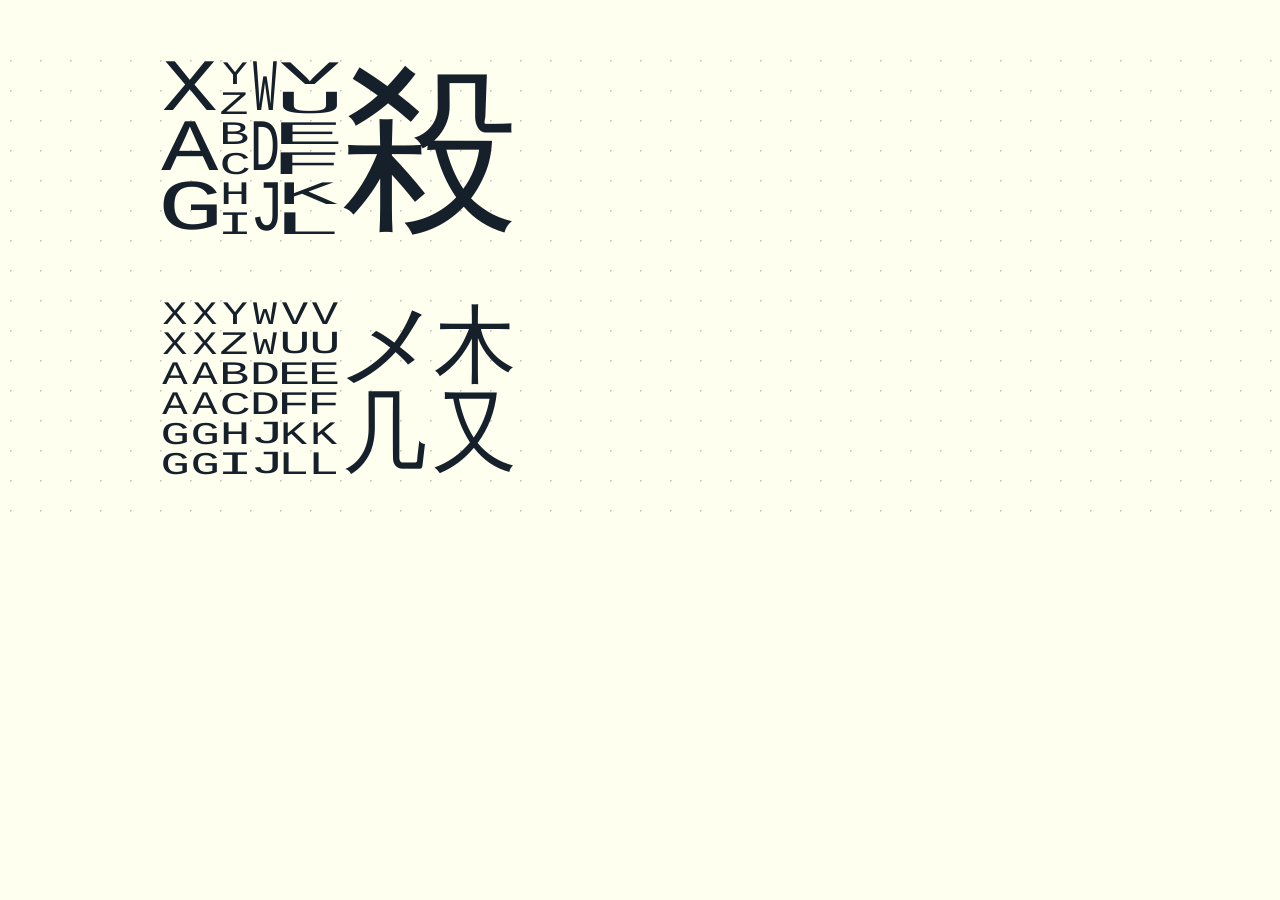
<file: docs/fixture.html>
<!DOCTYPE html>
<html lang="es" data-mode="multi" data-lang="multi" data-js="0">
<head>
<meta charset="utf-8">
<meta name="viewport" content="width=device-width, initial-scale=1">
<meta name="robots" content="noindex">
<meta name="color-scheme" content="light dark">
<title>Fixture de cajas (R2/R6, no es una página) — Sebastián R. Vansteenkiste Visacia</title>
<link rel="stylesheet" href="assets/styles.css">
<style>/* generated from content/content.json by tools/build.mjs — do not edit */
.ui-label + .ui-label::before{content:" / "}
:root{--hot-cols:max(calc(1 + 10 * var(--hover-scale,2)),calc(2 + 7 * var(--hover-scale,2)),calc(1 + 7 * var(--hover-scale,2)),calc(0 + 4 * var(--hover-scale,2)),calc(0 + 9 * var(--hover-scale,2)),calc(0 + 8 * var(--hover-scale,2)),calc(0 + 2 * var(--hover-scale,2)),calc(0 + 7 * var(--hover-scale,2)),calc(0 + 10 * var(--hover-scale,2)),calc(0 + 3 * var(--hover-scale,2)),calc(0 + 6 * var(--hover-scale,2)))}
:root{--hot-letters:10;--hot-spaces:1}
html[data-mode="multi"] .ml:not([data-language="es"]):not(.body):not(.footer-tagline){display:none}
html[data-mode="single"][data-lang="es"] .ml:not([data-language="es"]){display:none}
.box[data-l="es"]{--grow:calc(var(--hot-es,0) * var(--hover-grow,1))}
.widget[data-state="stacked"]:has(.line[data-language="es"]:hover),.widget[data-state="stacked"]:has(.box[data-l="es"]:hover),.widget[data-state="stacked"]:has(.line[data-language="es"]:focus-visible),.widget[data-state="stacked"][data-selected="es"]{--hot-es:1}
html[data-mode="single"][data-lang="es"] .widget{--hot-es:1;--hover-grow:1}
html[data-mode="single"][data-lang="es"] .box[data-l="es"]{--grow:1}
html[data-mode="single"][data-lang="es"] .box:not([data-l="es"]){display:none}
html[data-mode="single"][data-lang="es"] .ui-label:not([data-language="es"]){display:none}
.widget:has(.line[data-language="es"]:hover) .box[data-l="es"],.widget:has(.box[data-l="es"]:hover) .box[data-l="es"],.widget:has(.line[data-language="es"]:focus-visible) .box[data-l="es"],.widget[data-selected="es"] .box[data-l="es"],html[data-mode="single"] .box[data-l="es"]{overflow:clip}
html[data-hover-bold="1"][data-mode="multi"] .box[data-l="es"]:hover>.gl,html[data-hover-bold="1"][data-mode="multi"] .widget:has(.line[data-language="es"]:hover) .box[data-l="es"]>.gl,html[data-hover-bold="1"][data-mode="multi"] .widget:has(.line[data-language="es"]:focus-visible) .box[data-l="es"]>.gl,html[data-hover-bold="1"][data-mode="multi"] .widget[data-selected="es"] .box[data-l="es"]>.gl{-webkit-text-stroke:0.02em currentColor}
html[data-mode="single"][data-lang="en"] .ml:not([data-language="en"]){display:none}
.box[data-l="en"]{--grow:calc(var(--hot-en,0) * var(--hover-grow,1))}
.widget[data-state="stacked"]:has(.line[data-language="en"]:hover),.widget[data-state="stacked"]:has(.box[data-l="en"]:hover),.widget[data-state="stacked"]:has(.line[data-language="en"]:focus-visible),.widget[data-state="stacked"][data-selected="en"]{--hot-en:1}
html[data-mode="single"][data-lang="en"] .widget{--hot-en:1;--hover-grow:1}
html[data-mode="single"][data-lang="en"] .box[data-l="en"]{--grow:1}
html[data-mode="single"][data-lang="en"] .box:not([data-l="en"]){display:none}
html[data-mode="single"][data-lang="en"] .ui-label:not([data-language="en"]){display:none}
.widget:has(.line[data-language="en"]:hover) .box[data-l="en"],.widget:has(.box[data-l="en"]:hover) .box[data-l="en"],.widget:has(.line[data-language="en"]:focus-visible) .box[data-l="en"],.widget[data-selected="en"] .box[data-l="en"],html[data-mode="single"] .box[data-l="en"]{overflow:clip}
html[data-hover-bold="1"][data-mode="multi"] .box[data-l="en"]:hover>.gl,html[data-hover-bold="1"][data-mode="multi"] .widget:has(.line[data-language="en"]:hover) .box[data-l="en"]>.gl,html[data-hover-bold="1"][data-mode="multi"] .widget:has(.line[data-language="en"]:focus-visible) .box[data-l="en"]>.gl,html[data-hover-bold="1"][data-mode="multi"] .widget[data-selected="en"] .box[data-l="en"]>.gl{-webkit-text-stroke:0.02em currentColor}
html[data-mode="single"][data-lang="ca"] .ml:not([data-language="ca"]){display:none}
.box[data-l="ca"]{--grow:calc(var(--hot-ca,0) * var(--hover-grow,1))}
.widget[data-state="stacked"]:has(.line[data-language="ca"]:hover),.widget[data-state="stacked"]:has(.box[data-l="ca"]:hover),.widget[data-state="stacked"]:has(.line[data-language="ca"]:focus-visible),.widget[data-state="stacked"][data-selected="ca"]{--hot-ca:1}
html[data-mode="single"][data-lang="ca"] .widget{--hot-ca:1;--hover-grow:1}
html[data-mode="single"][data-lang="ca"] .box[data-l="ca"]{--grow:1}
html[data-mode="single"][data-lang="ca"] .box:not([data-l="ca"]){display:none}
html[data-mode="single"][data-lang="ca"] .ui-label:not([data-language="ca"]){display:none}
.widget:has(.line[data-language="ca"]:hover) .box[data-l="ca"],.widget:has(.box[data-l="ca"]:hover) .box[data-l="ca"],.widget:has(.line[data-language="ca"]:focus-visible) .box[data-l="ca"],.widget[data-selected="ca"] .box[data-l="ca"],html[data-mode="single"] .box[data-l="ca"]{overflow:clip}
html[data-hover-bold="1"][data-mode="multi"] .box[data-l="ca"]:hover>.gl,html[data-hover-bold="1"][data-mode="multi"] .widget:has(.line[data-language="ca"]:hover) .box[data-l="ca"]>.gl,html[data-hover-bold="1"][data-mode="multi"] .widget:has(.line[data-language="ca"]:focus-visible) .box[data-l="ca"]>.gl,html[data-hover-bold="1"][data-mode="multi"] .widget[data-selected="ca"] .box[data-l="ca"]>.gl{-webkit-text-stroke:0.02em currentColor}
html[data-mode="single"][data-lang="ja"] .ml:not([data-language="ja"]){display:none}
.box[data-l="ja"]{--grow:calc(var(--hot-ja,0) * var(--hover-grow,1))}
.widget[data-state="stacked"]:has(.line[data-language="ja"]:hover),.widget[data-state="stacked"]:has(.box[data-l="ja"]:hover),.widget[data-state="stacked"]:has(.line[data-language="ja"]:focus-visible),.widget[data-state="stacked"][data-selected="ja"]{--hot-ja:1}
html[data-mode="single"][data-lang="ja"] .widget{--hot-ja:1;--hover-grow:1}
html[data-mode="single"][data-lang="ja"] .box[data-l="ja"]{--grow:1}
html[data-mode="single"][data-lang="ja"] .box:not([data-l="ja"]){display:none}
html[data-mode="single"][data-lang="ja"] .ui-label:not([data-language="ja"]){display:none}
.widget:has(.line[data-language="ja"]:hover) .box[data-l="ja"],.widget:has(.box[data-l="ja"]:hover) .box[data-l="ja"],.widget:has(.line[data-language="ja"]:focus-visible) .box[data-l="ja"],.widget[data-selected="ja"] .box[data-l="ja"],html[data-mode="single"] .box[data-l="ja"]{overflow:clip}
html[data-hover-bold="1"][data-mode="multi"] .box[data-l="ja"]:hover>.gl,html[data-hover-bold="1"][data-mode="multi"] .widget:has(.line[data-language="ja"]:hover) .box[data-l="ja"]>.gl,html[data-hover-bold="1"][data-mode="multi"] .widget:has(.line[data-language="ja"]:focus-visible) .box[data-l="ja"]>.gl,html[data-hover-bold="1"][data-mode="multi"] .widget[data-selected="ja"] .box[data-l="ja"]>.gl{-webkit-text-stroke:0.02em currentColor}
html[data-mode="single"] .widget{--st:1;width:calc(var(--scols,var(--cols))*var(--cell));height:calc(var(--srows,2)*var(--cell))}
html[data-mode="single"] .widget .line{display:none}
html[data-mode="single"] .box{--ysH:var(--ys1,var(--ys))}

/* ink extents in em, measured by `npm run measure` (R3–R6) — the page's one face, D18.1 */
.box[data-g="?"]{--inkw:0.39;--inkh:0.7425;--inkx:0.1175;--inky:-0.3975}
.box[data-g="A"]{--inkw:0.5675;--inkh:0.73;--inkx:0.0175;--inky:-0.385}
.box[data-g="B"]{--inkw:0.475;--inkh:0.73;--inkx:0.08;--inky:-0.385}
.box[data-g="C"]{--inkw:0.4575;--inkh:0.7575;--inkx:0.0675;--inky:-0.3975}
.box[data-g="D"]{--inkw:0.475;--inkh:0.73;--inkx:0.065;--inky:-0.385}
.box[data-g="E"]{--inkw:0.4425;--inkh:0.73;--inkx:0.095;--inky:-0.385}
.box[data-g="F"]{--inkw:0.43;--inkh:0.73;--inkx:0.1125;--inky:-0.385}
.box[data-g="G"]{--inkw:0.49;--inkh:0.7575;--inkx:0.05;--inky:-0.3975}
.box[data-g="H"]{--inkw:0.47;--inkh:0.73;--inkx:0.065;--inky:-0.385}
.box[data-g="I"]{--inkw:0.405;--inkh:0.73;--inkx:0.0975;--inky:-0.385}
.box[data-g="J"]{--inkw:0.415;--inkh:0.745;--inkx:0.0525;--inky:-0.385}
.box[data-g="K"]{--inkw:0.5325;--inkh:0.73;--inkx:0.065;--inky:-0.385}
.box[data-g="L"]{--inkw:0.4525;--inkh:0.73;--inkx:0.105;--inky:-0.385}
.box[data-g="M"]{--inkw:0.5175;--inkh:0.7275;--inkx:0.0175;--inky:-0.3825}
.box[data-g="N"]{--inkw:0.5275;--inkh:0.7275;--inkx:0.0075;--inky:-0.3825}
.box[data-g="O"]{--inkw:0.4875;--inkh:0.7575;--inkx:0.0575;--inky:-0.3975}
.box[data-g="P"]{--inkw:0.4625;--inkh:0.73;--inkx:0.095;--inky:-0.385}
.box[data-g="Q"]{--inkw:0.4875;--inkh:0.875;--inkx:0.0575;--inky:-0.3975}
.box[data-g="R"]{--inkw:0.5325;--inkh:0.73;--inkx:0.07;--inky:-0.385}
.box[data-g="S"]{--inkw:0.47;--inkh:0.7575;--inkx:0.0675;--inky:-0.3975}
.box[data-g="T"]{--inkw:0.5575;--inkh:0.73;--inkx:0.0225;--inky:-0.385}
.box[data-g="U"]{--inkw:0.46;--inkh:0.745;--inkx:0.07;--inky:-0.385}
.box[data-g="V"]{--inkw:0.5475;--inkh:0.73;--inkx:0.0275;--inky:-0.385}
.box[data-g="W"]{--inkw:0.6025;--inkh:0.73;--inkx:0;--inky:-0.385}
.box[data-g="X"]{--inkw:0.5825;--inkh:0.73;--inkx:0.01;--inky:-0.385}
.box[data-g="Y"]{--inkw:0.565;--inkh:0.73;--inkx:0.0175;--inky:-0.385}
.box[data-g="Z"]{--inkw:0.4975;--inkh:0.73;--inkx:0.075;--inky:-0.385}
.box[data-g="¿"]{--inkw:0.39;--inkh:0.745;--inkx:0.0925;--inky:-0.385}
.box[data-g="É"]{--inkw:0.4425;--inkh:0.9275;--inkx:0.095;--inky:-0.5825}
.box[data-g="は"]{--inkw:0.81;--inkh:0.8175;--inkx:0.1275;--inky:-0.41}
.box[data-g="メ"]{--inkw:0.7425;--inkh:0.8075;--inkx:0.0925;--inky:-0.405}
.box[data-g="事"]{--inkw:0.91;--inkh:0.9175;--inkx:0.0475;--inky:-0.4625}
.box[data-g="作"]{--inkw:0.9175;--inkh:0.9225;--inkx:0.03;--inky:-0.4625}
.box[data-g="几"]{--inkw:0.9125;--inkh:0.855;--inkx:0.05;--inky:-0.4075}
.box[data-g="又"]{--inkw:0.92;--inkh:0.84;--inkx:0.04;--inky:-0.3925}
.box[data-g="履"]{--inkw:0.9325;--inkh:0.8925;--inkx:0.0375;--inky:-0.4325}
.box[data-g="明"]{--inkw:0.8325;--inkh:0.8675;--inkx:0.085;--inky:-0.4075}
.box[data-g="書"]{--inkw:0.8925;--inkh:0.92;--inkx:0.0575;--inky:-0.465}
.box[data-g="木"]{--inkw:0.935;--inkh:0.905;--inkx:0.0325;--inky:-0.45}
.box[data-g="業"]{--inkw:0.9175;--inkh:0.915;--inkx:0.0475;--inky:-0.45}
.box[data-g="歴"]{--inkw:0.9275;--inkh:0.865;--inkx:0.02;--inky:-0.4175}
.box[data-g="殺"]{--inkw:0.945;--inkh:0.92;--inkx:0.025;--inky:-0.4625}
.box[data-g="発"]{--inkw:0.9275;--inkh:0.8825;--inkx:0.035;--inky:-0.425}
.box[data-g="私"]{--inkw:0.955;--inkh:0.9075;--inkx:0.0275;--inky:-0.4525}
.box[data-g="絡"]{--inkw:0.94;--inkh:0.9225;--inkx:0.0475;--inky:-0.4625}
.box[data-g="著"]{--inkw:0.9175;--inkh:0.91;--inkx:0.0325;--inky:-0.455}
.box[data-g="誰"]{--inkw:0.8975;--inkh:0.9125;--inkx:0.0525;--inky:-0.455}
.box[data-g="連"]{--inkw:0.94;--inkh:0.89;--inkx:0.03;--inky:-0.4525}

/* per-block-size inset (R4): the global dial for how much of a box a glyph may fill */
.box[data-size="1x1"]{--fi:var(--fit-inset-1x1, var(--fit-inset))}
.box[data-size="1x2"]{--fi:var(--fit-inset-1x2, var(--fit-inset))}
.box[data-size="2x1"]{--fi:var(--fit-inset-2x1, var(--fit-inset))}
.box[data-size="2x2"]{--fi:var(--fit-inset-2x2, var(--fit-inset))}

/* R12: the fused-glyph-width dial: the column grid, and the block shift it implies */
.box[data-block="latin"]{--fdw:max(var(--fw), var(--fused-glyph-width, 1), var(--fh) * var(--fused-glyph-square, 0))}
.box[data-block="cjk"]{--fshift:calc(var(--fgw) - 1)}</style>
</head>
<body>
<main id="main">
<div class="lanes">
<div class="lane" data-lane="1">
<section class="section" data-section="composite"><h2 class="sr-only">2x2, tower, 1x2, 2x1</h2><div class="widget" data-state="fused" data-columns="latin" role="group" data-fused-orientation="horizontal" data-stacked-orientation="horizontal" aria-label="2x2, tower, 1x2, 2x1" style="--cols:12;--sw:6;--rows:12;--rows0:8;--fused:6;--pad:1;--push-need:calc((var(--hot-es,0) * max(0,calc((var(--hover-scale,1.1) - 1) * 2 - var(--stack-room,0))) + var(--hot-en,0) * max(0,calc((var(--hover-scale,1.1) - 1) * 2 - var(--stack-room,0))) + var(--hot-ca,0) * max(0,calc((var(--hover-scale,1.1) - 1) * 2 - var(--stack-room,0))) + var(--hot-ja,0) * max(0,calc((var(--hover-scale,1.1) - 1) * 2 - var(--stack-room,0))) + var(--vja,0) * 1 * max(0,calc((var(--hover-scale,1.1) - 1) * 2 - var(--stack-room,0)))) * max(var(--hot-es,0),var(--hot-en,0),var(--hot-ca,0),var(--hot-ja,0)));--push-all:calc(max(0,calc((var(--hover-scale,1.1) - 1) * 2 - var(--stack-room,0))) + max(0,calc((var(--hover-scale,1.1) - 1) * 2 - var(--stack-room,0))) + max(0,calc((var(--hover-scale,1.1) - 1) * 2 - var(--stack-room,0))) + max(0,calc((var(--hover-scale,1.1) - 1) * 2 - var(--stack-room,0))) + var(--vja,0) * 1 * max(0,calc((var(--hover-scale,1.1) - 1) * 2 - var(--stack-room,0))));--vja-push:calc(6 * (var(--hover-scale,1.1) - 1) * max(var(--hot-es,0),var(--hot-en,0),var(--hot-ca,0)));--d-es:max(0,calc((var(--hover-scale,1.1) - 1) * 2 - var(--stack-room,0)));--d-en:max(0,calc((var(--hover-scale,1.1) - 1) * 2 - var(--stack-room,0)));--d-ca:max(0,calc((var(--hover-scale,1.1) - 1) * 2 - var(--stack-room,0)));--d-ja:max(0,calc((var(--hover-scale,1.1) - 1) * 2 - var(--stack-room,0)));--rowsv:9;--rows0v:6;--scols:calc(0 + 6 * var(--hover-scale,1.1));--srows:round(up, calc(2 * max(1, var(--hover-scale,1.1))), 1)"><div class="boxes" aria-hidden="true"><span class="box" data-l="es" data-block="latin" data-script="latin" data-g="X" data-size="2x2" style="--xf:0;--yf:0;--xs:0;--ys:1;--ys0:0;--ys1:2;--w:2;--h:2;--sh:calc(var(--hot-es,0) * max(0,calc((var(--hover-scale,1.1) - 1) * 2 - var(--stack-room,0))))"><span class="gl">X</span></span><span class="box" data-l="es" data-block="latin" data-script="latin" data-g="Y" data-size="1x1" style="--xf:2;--yf:0;--xs:2;--ys:1;--ys0:0;--ys1:2;--push:2;--dy:2;--sh:calc(var(--hot-es,0) * max(0,calc((var(--hover-scale,1.1) - 1) * 2 - var(--stack-room,0))))"><span class="gl">Y</span></span><span class="box" data-l="es" data-block="latin" data-script="latin" data-g="Z" data-size="1x1" style="--xf:2;--yf:1;--xs:2;--ys:2;--ys0:1;--ys1:3;--push:2;--sh:calc(var(--hot-es,0) * max(0,calc((var(--hover-scale,1.1) - 1) * 2 - var(--stack-room,0))))"><span class="gl">Z</span></span><span class="box" data-l="es" data-block="latin" data-script="latin" data-g="W" data-size="1x2" style="--xf:3;--yf:0;--xs:3;--ys:1;--ys0:0;--ys1:2;--h:2;--push:3;--sh:calc(var(--hot-es,0) * max(0,calc((var(--hover-scale,1.1) - 1) * 2 - var(--stack-room,0))))"><span class="gl">W</span></span><span class="box" data-l="es" data-block="latin" data-script="latin" data-g="V" data-size="2x1" style="--xf:4;--yf:0;--xs:4;--ys:1;--ys0:0;--ys1:2;--w:2;--push:4;--dy:2;--sh:calc(var(--hot-es,0) * max(0,calc((var(--hover-scale,1.1) - 1) * 2 - var(--stack-room,0))))"><span class="gl">V</span></span><span class="box" data-l="es" data-block="latin" data-script="latin" data-g="U" data-size="2x1" style="--xf:4;--yf:1;--xs:4;--ys:2;--ys0:1;--ys1:3;--w:2;--push:4;--sh:calc(var(--hot-es,0) * max(0,calc((var(--hover-scale,1.1) - 1) * 2 - var(--stack-room,0))))"><span class="gl">U</span></span><span class="box" data-l="en" data-block="latin" data-script="latin" data-g="A" data-size="2x2" style="--xf:0;--yf:2;--xs:0;--ys:4;--ys0:2;--ys1:2;--w:2;--h:2;--sh:calc(var(--hot-es,0) * max(0,calc((var(--hover-scale,1.1) - 1) * 2 - var(--stack-room,0))) + var(--hot-en,0) * max(0,calc((var(--hover-scale,1.1) - 1) * 2 - var(--stack-room,0))))"><span class="gl">A</span></span><span class="box" data-l="en" data-block="latin" data-script="latin" data-g="B" data-size="1x1" style="--xf:2;--yf:2;--xs:2;--ys:4;--ys0:2;--ys1:2;--push:2;--dy:2;--sh:calc(var(--hot-es,0) * max(0,calc((var(--hover-scale,1.1) - 1) * 2 - var(--stack-room,0))) + var(--hot-en,0) * max(0,calc((var(--hover-scale,1.1) - 1) * 2 - var(--stack-room,0))))"><span class="gl">B</span></span><span class="box" data-l="en" data-block="latin" data-script="latin" data-g="C" data-size="1x1" style="--xf:2;--yf:3;--xs:2;--ys:5;--ys0:3;--ys1:3;--push:2;--sh:calc(var(--hot-es,0) * max(0,calc((var(--hover-scale,1.1) - 1) * 2 - var(--stack-room,0))) + var(--hot-en,0) * max(0,calc((var(--hover-scale,1.1) - 1) * 2 - var(--stack-room,0))))"><span class="gl">C</span></span><span class="box" data-l="en" data-block="latin" data-script="latin" data-g="D" data-size="1x2" style="--xf:3;--yf:2;--xs:3;--ys:4;--ys0:2;--ys1:2;--h:2;--push:3;--sh:calc(var(--hot-es,0) * max(0,calc((var(--hover-scale,1.1) - 1) * 2 - var(--stack-room,0))) + var(--hot-en,0) * max(0,calc((var(--hover-scale,1.1) - 1) * 2 - var(--stack-room,0))))"><span class="gl">D</span></span><span class="box" data-l="en" data-block="latin" data-script="latin" data-g="E" data-size="2x1" style="--xf:4;--yf:2;--xs:4;--ys:4;--ys0:2;--ys1:2;--w:2;--push:4;--dy:2;--sh:calc(var(--hot-es,0) * max(0,calc((var(--hover-scale,1.1) - 1) * 2 - var(--stack-room,0))) + var(--hot-en,0) * max(0,calc((var(--hover-scale,1.1) - 1) * 2 - var(--stack-room,0))))"><span class="gl">E</span></span><span class="box" data-l="en" data-block="latin" data-script="latin" data-g="F" data-size="2x1" style="--xf:4;--yf:3;--xs:4;--ys:5;--ys0:3;--ys1:3;--w:2;--push:4;--sh:calc(var(--hot-es,0) * max(0,calc((var(--hover-scale,1.1) - 1) * 2 - var(--stack-room,0))) + var(--hot-en,0) * max(0,calc((var(--hover-scale,1.1) - 1) * 2 - var(--stack-room,0))))"><span class="gl">F</span></span><span class="box" data-l="ca" data-block="latin" data-script="latin" data-g="G" data-size="2x2" style="--xf:0;--yf:4;--xs:0;--ys:7;--ys0:4;--ys1:2;--w:2;--h:2;--sh:calc(var(--hot-es,0) * max(0,calc((var(--hover-scale,1.1) - 1) * 2 - var(--stack-room,0))) + var(--hot-en,0) * max(0,calc((var(--hover-scale,1.1) - 1) * 2 - var(--stack-room,0))) + var(--hot-ca,0) * max(0,calc((var(--hover-scale,1.1) - 1) * 2 - var(--stack-room,0))))"><span class="gl">G</span></span><span class="box" data-l="ca" data-block="latin" data-script="latin" data-g="H" data-size="1x1" style="--xf:2;--yf:4;--xs:2;--ys:7;--ys0:4;--ys1:2;--push:2;--dy:2;--sh:calc(var(--hot-es,0) * max(0,calc((var(--hover-scale,1.1) - 1) * 2 - var(--stack-room,0))) + var(--hot-en,0) * max(0,calc((var(--hover-scale,1.1) - 1) * 2 - var(--stack-room,0))) + var(--hot-ca,0) * max(0,calc((var(--hover-scale,1.1) - 1) * 2 - var(--stack-room,0))))"><span class="gl">H</span></span><span class="box" data-l="ca" data-block="latin" data-script="latin" data-g="I" data-size="1x1" style="--xf:2;--yf:5;--xs:2;--ys:8;--ys0:5;--ys1:3;--push:2;--sh:calc(var(--hot-es,0) * max(0,calc((var(--hover-scale,1.1) - 1) * 2 - var(--stack-room,0))) + var(--hot-en,0) * max(0,calc((var(--hover-scale,1.1) - 1) * 2 - var(--stack-room,0))) + var(--hot-ca,0) * max(0,calc((var(--hover-scale,1.1) - 1) * 2 - var(--stack-room,0))))"><span class="gl">I</span></span><span class="box" data-l="ca" data-block="latin" data-script="latin" data-g="J" data-size="1x2" style="--xf:3;--yf:4;--xs:3;--ys:7;--ys0:4;--ys1:2;--h:2;--push:3;--sh:calc(var(--hot-es,0) * max(0,calc((var(--hover-scale,1.1) - 1) * 2 - var(--stack-room,0))) + var(--hot-en,0) * max(0,calc((var(--hover-scale,1.1) - 1) * 2 - var(--stack-room,0))) + var(--hot-ca,0) * max(0,calc((var(--hover-scale,1.1) - 1) * 2 - var(--stack-room,0))))"><span class="gl">J</span></span><span class="box" data-l="ca" data-block="latin" data-script="latin" data-g="K" data-size="2x1" style="--xf:4;--yf:4;--xs:4;--ys:7;--ys0:4;--ys1:2;--w:2;--push:4;--dy:2;--sh:calc(var(--hot-es,0) * max(0,calc((var(--hover-scale,1.1) - 1) * 2 - var(--stack-room,0))) + var(--hot-en,0) * max(0,calc((var(--hover-scale,1.1) - 1) * 2 - var(--stack-room,0))) + var(--hot-ca,0) * max(0,calc((var(--hover-scale,1.1) - 1) * 2 - var(--stack-room,0))))"><span class="gl">K</span></span><span class="box" data-l="ca" data-block="latin" data-script="latin" data-g="L" data-size="2x1" style="--xf:4;--yf:5;--xs:4;--ys:8;--ys0:5;--ys1:3;--w:2;--push:4;--sh:calc(var(--hot-es,0) * max(0,calc((var(--hover-scale,1.1) - 1) * 2 - var(--stack-room,0))) + var(--hot-en,0) * max(0,calc((var(--hover-scale,1.1) - 1) * 2 - var(--stack-room,0))) + var(--hot-ca,0) * max(0,calc((var(--hover-scale,1.1) - 1) * 2 - var(--stack-room,0))))"><span class="gl">L</span></span><span class="box" data-l="ja" data-block="cjk" data-script="cjk" data-g="殺" data-size="2x2" data-vja="1" style="--xf:6;--yf:0;--xs:0;--ys:10;--ys0:6;--ys1:2;--w:2;--h:2;--fw:6;--fh:6;--xja:6;--yja:1;--yja0:0;--dyja:2;--sh:calc((var(--hot-es,0) * max(0,calc((var(--hover-scale,1.1) - 1) * 2 - var(--stack-room,0))) + var(--hot-en,0) * max(0,calc((var(--hover-scale,1.1) - 1) * 2 - var(--stack-room,0))) + var(--hot-ca,0) * max(0,calc((var(--hover-scale,1.1) - 1) * 2 - var(--stack-room,0))) + var(--hot-ja,0) * max(0,calc((var(--hover-scale,1.1) - 1) * 2 - var(--stack-room,0))) * (1 - var(--vja,0))) * (1 - var(--vja,0)));--shv:calc(var(--hot-ja,0) * 1 * max(0,calc((var(--hover-scale,1.1) - 1) * 2 - var(--stack-room,0))))"><span class="gl">殺</span></span></div></div></section>
<section class="section" data-section="tiled"><h2 class="sr-only">2x2 tiled by 1x1 boxes</h2><div class="widget" data-state="fused" data-columns="latin" role="group" data-fused-orientation="horizontal" data-stacked-orientation="horizontal" aria-label="2x2 tiled by 1x1 boxes" style="--cols:12;--sw:6;--rows:12;--rows0:8;--fused:6;--pad:1;--push-need:calc((var(--hot-es,0) * max(0,calc((var(--hover-scale,1.1) - 1) * 2 - var(--stack-room,0))) + var(--hot-en,0) * max(0,calc((var(--hover-scale,1.1) - 1) * 2 - var(--stack-room,0))) + var(--hot-ca,0) * max(0,calc((var(--hover-scale,1.1) - 1) * 2 - var(--stack-room,0))) + var(--hot-ja,0) * max(0,calc((var(--hover-scale,1.1) - 1) * 2 - var(--stack-room,0))) + var(--vja,0) * 4 * max(0,calc((var(--hover-scale,1.1) - 1) * 2 - var(--stack-room,0)))) * max(var(--hot-es,0),var(--hot-en,0),var(--hot-ca,0),var(--hot-ja,0)));--push-all:calc(max(0,calc((var(--hover-scale,1.1) - 1) * 2 - var(--stack-room,0))) + max(0,calc((var(--hover-scale,1.1) - 1) * 2 - var(--stack-room,0))) + max(0,calc((var(--hover-scale,1.1) - 1) * 2 - var(--stack-room,0))) + max(0,calc((var(--hover-scale,1.1) - 1) * 2 - var(--stack-room,0))) + var(--vja,0) * 4 * max(0,calc((var(--hover-scale,1.1) - 1) * 2 - var(--stack-room,0))));--vja-push:calc(6 * (var(--hover-scale,1.1) - 1) * max(var(--hot-es,0),var(--hot-en,0),var(--hot-ca,0)));--d-es:max(0,calc((var(--hover-scale,1.1) - 1) * 2 - var(--stack-room,0)));--d-en:max(0,calc((var(--hover-scale,1.1) - 1) * 2 - var(--stack-room,0)));--d-ca:max(0,calc((var(--hover-scale,1.1) - 1) * 2 - var(--stack-room,0)));--d-ja:max(0,calc((var(--hover-scale,1.1) - 1) * 2 - var(--stack-room,0)));--rowsv:12;--rows0v:8;--scols:calc(0 + 6 * var(--hover-scale,1.1));--srows:round(up, calc(2 * max(1, var(--hover-scale,1.1))), 1)"><div class="boxes" aria-hidden="true"><span class="box" data-l="es" data-block="latin" data-script="latin" data-g="X" data-size="1x1" style="--xf:0;--yf:0;--xs:0;--ys:1;--ys0:0;--ys1:2;--dy:2;--sh:calc(var(--hot-es,0) * max(0,calc((var(--hover-scale,1.1) - 1) * 2 - var(--stack-room,0))))"><span class="gl">X</span></span><span class="box" data-l="es" data-block="latin" data-script="latin" data-g="X" data-size="1x1" style="--xf:0;--yf:1;--xs:0;--ys:2;--ys0:1;--ys1:3;--sh:calc(var(--hot-es,0) * max(0,calc((var(--hover-scale,1.1) - 1) * 2 - var(--stack-room,0))))"><span class="gl">X</span></span><span class="box" data-l="es" data-block="latin" data-script="latin" data-g="X" data-size="1x1" style="--xf:1;--yf:0;--xs:1;--ys:1;--ys0:0;--ys1:2;--push:1;--dy:2;--sh:calc(var(--hot-es,0) * max(0,calc((var(--hover-scale,1.1) - 1) * 2 - var(--stack-room,0))))"><span class="gl">X</span></span><span class="box" data-l="es" data-block="latin" data-script="latin" data-g="X" data-size="1x1" style="--xf:1;--yf:1;--xs:1;--ys:2;--ys0:1;--ys1:3;--push:1;--sh:calc(var(--hot-es,0) * max(0,calc((var(--hover-scale,1.1) - 1) * 2 - var(--stack-room,0))))"><span class="gl">X</span></span><span class="box" data-l="es" data-block="latin" data-script="latin" data-g="Y" data-size="1x1" style="--xf:2;--yf:0;--xs:2;--ys:1;--ys0:0;--ys1:2;--push:2;--dy:2;--sh:calc(var(--hot-es,0) * max(0,calc((var(--hover-scale,1.1) - 1) * 2 - var(--stack-room,0))))"><span class="gl">Y</span></span><span class="box" data-l="es" data-block="latin" data-script="latin" data-g="Z" data-size="1x1" style="--xf:2;--yf:1;--xs:2;--ys:2;--ys0:1;--ys1:3;--push:2;--sh:calc(var(--hot-es,0) * max(0,calc((var(--hover-scale,1.1) - 1) * 2 - var(--stack-room,0))))"><span class="gl">Z</span></span><span class="box" data-l="es" data-block="latin" data-script="latin" data-g="W" data-size="1x1" style="--xf:3;--yf:0;--xs:3;--ys:1;--ys0:0;--ys1:2;--push:3;--dy:2;--sh:calc(var(--hot-es,0) * max(0,calc((var(--hover-scale,1.1) - 1) * 2 - var(--stack-room,0))))"><span class="gl">W</span></span><span class="box" data-l="es" data-block="latin" data-script="latin" data-g="W" data-size="1x1" style="--xf:3;--yf:1;--xs:3;--ys:2;--ys0:1;--ys1:3;--push:3;--sh:calc(var(--hot-es,0) * max(0,calc((var(--hover-scale,1.1) - 1) * 2 - var(--stack-room,0))))"><span class="gl">W</span></span><span class="box" data-l="es" data-block="latin" data-script="latin" data-g="V" data-size="1x1" style="--xf:4;--yf:0;--xs:4;--ys:1;--ys0:0;--ys1:2;--push:4;--dy:2;--sh:calc(var(--hot-es,0) * max(0,calc((var(--hover-scale,1.1) - 1) * 2 - var(--stack-room,0))))"><span class="gl">V</span></span><span class="box" data-l="es" data-block="latin" data-script="latin" data-g="U" data-size="1x1" style="--xf:4;--yf:1;--xs:4;--ys:2;--ys0:1;--ys1:3;--push:4;--sh:calc(var(--hot-es,0) * max(0,calc((var(--hover-scale,1.1) - 1) * 2 - var(--stack-room,0))))"><span class="gl">U</span></span><span class="box" data-l="es" data-block="latin" data-script="latin" data-g="V" data-size="1x1" style="--xf:5;--yf:0;--xs:5;--ys:1;--ys0:0;--ys1:2;--push:5;--dy:2;--sh:calc(var(--hot-es,0) * max(0,calc((var(--hover-scale,1.1) - 1) * 2 - var(--stack-room,0))))"><span class="gl">V</span></span><span class="box" data-l="es" data-block="latin" data-script="latin" data-g="U" data-size="1x1" style="--xf:5;--yf:1;--xs:5;--ys:2;--ys0:1;--ys1:3;--push:5;--sh:calc(var(--hot-es,0) * max(0,calc((var(--hover-scale,1.1) - 1) * 2 - var(--stack-room,0))))"><span class="gl">U</span></span><span class="box" data-l="en" data-block="latin" data-script="latin" data-g="A" data-size="1x1" style="--xf:0;--yf:2;--xs:0;--ys:4;--ys0:2;--ys1:2;--dy:2;--sh:calc(var(--hot-es,0) * max(0,calc((var(--hover-scale,1.1) - 1) * 2 - var(--stack-room,0))) + var(--hot-en,0) * max(0,calc((var(--hover-scale,1.1) - 1) * 2 - var(--stack-room,0))))"><span class="gl">A</span></span><span class="box" data-l="en" data-block="latin" data-script="latin" data-g="A" data-size="1x1" style="--xf:0;--yf:3;--xs:0;--ys:5;--ys0:3;--ys1:3;--sh:calc(var(--hot-es,0) * max(0,calc((var(--hover-scale,1.1) - 1) * 2 - var(--stack-room,0))) + var(--hot-en,0) * max(0,calc((var(--hover-scale,1.1) - 1) * 2 - var(--stack-room,0))))"><span class="gl">A</span></span><span class="box" data-l="en" data-block="latin" data-script="latin" data-g="A" data-size="1x1" style="--xf:1;--yf:2;--xs:1;--ys:4;--ys0:2;--ys1:2;--push:1;--dy:2;--sh:calc(var(--hot-es,0) * max(0,calc((var(--hover-scale,1.1) - 1) * 2 - var(--stack-room,0))) + var(--hot-en,0) * max(0,calc((var(--hover-scale,1.1) - 1) * 2 - var(--stack-room,0))))"><span class="gl">A</span></span><span class="box" data-l="en" data-block="latin" data-script="latin" data-g="A" data-size="1x1" style="--xf:1;--yf:3;--xs:1;--ys:5;--ys0:3;--ys1:3;--push:1;--sh:calc(var(--hot-es,0) * max(0,calc((var(--hover-scale,1.1) - 1) * 2 - var(--stack-room,0))) + var(--hot-en,0) * max(0,calc((var(--hover-scale,1.1) - 1) * 2 - var(--stack-room,0))))"><span class="gl">A</span></span><span class="box" data-l="en" data-block="latin" data-script="latin" data-g="B" data-size="1x1" style="--xf:2;--yf:2;--xs:2;--ys:4;--ys0:2;--ys1:2;--push:2;--dy:2;--sh:calc(var(--hot-es,0) * max(0,calc((var(--hover-scale,1.1) - 1) * 2 - var(--stack-room,0))) + var(--hot-en,0) * max(0,calc((var(--hover-scale,1.1) - 1) * 2 - var(--stack-room,0))))"><span class="gl">B</span></span><span class="box" data-l="en" data-block="latin" data-script="latin" data-g="C" data-size="1x1" style="--xf:2;--yf:3;--xs:2;--ys:5;--ys0:3;--ys1:3;--push:2;--sh:calc(var(--hot-es,0) * max(0,calc((var(--hover-scale,1.1) - 1) * 2 - var(--stack-room,0))) + var(--hot-en,0) * max(0,calc((var(--hover-scale,1.1) - 1) * 2 - var(--stack-room,0))))"><span class="gl">C</span></span><span class="box" data-l="en" data-block="latin" data-script="latin" data-g="D" data-size="1x1" style="--xf:3;--yf:2;--xs:3;--ys:4;--ys0:2;--ys1:2;--push:3;--dy:2;--sh:calc(var(--hot-es,0) * max(0,calc((var(--hover-scale,1.1) - 1) * 2 - var(--stack-room,0))) + var(--hot-en,0) * max(0,calc((var(--hover-scale,1.1) - 1) * 2 - var(--stack-room,0))))"><span class="gl">D</span></span><span class="box" data-l="en" data-block="latin" data-script="latin" data-g="D" data-size="1x1" style="--xf:3;--yf:3;--xs:3;--ys:5;--ys0:3;--ys1:3;--push:3;--sh:calc(var(--hot-es,0) * max(0,calc((var(--hover-scale,1.1) - 1) * 2 - var(--stack-room,0))) + var(--hot-en,0) * max(0,calc((var(--hover-scale,1.1) - 1) * 2 - var(--stack-room,0))))"><span class="gl">D</span></span><span class="box" data-l="en" data-block="latin" data-script="latin" data-g="E" data-size="1x1" style="--xf:4;--yf:2;--xs:4;--ys:4;--ys0:2;--ys1:2;--push:4;--dy:2;--sh:calc(var(--hot-es,0) * max(0,calc((var(--hover-scale,1.1) - 1) * 2 - var(--stack-room,0))) + var(--hot-en,0) * max(0,calc((var(--hover-scale,1.1) - 1) * 2 - var(--stack-room,0))))"><span class="gl">E</span></span><span class="box" data-l="en" data-block="latin" data-script="latin" data-g="F" data-size="1x1" style="--xf:4;--yf:3;--xs:4;--ys:5;--ys0:3;--ys1:3;--push:4;--sh:calc(var(--hot-es,0) * max(0,calc((var(--hover-scale,1.1) - 1) * 2 - var(--stack-room,0))) + var(--hot-en,0) * max(0,calc((var(--hover-scale,1.1) - 1) * 2 - var(--stack-room,0))))"><span class="gl">F</span></span><span class="box" data-l="en" data-block="latin" data-script="latin" data-g="E" data-size="1x1" style="--xf:5;--yf:2;--xs:5;--ys:4;--ys0:2;--ys1:2;--push:5;--dy:2;--sh:calc(var(--hot-es,0) * max(0,calc((var(--hover-scale,1.1) - 1) * 2 - var(--stack-room,0))) + var(--hot-en,0) * max(0,calc((var(--hover-scale,1.1) - 1) * 2 - var(--stack-room,0))))"><span class="gl">E</span></span><span class="box" data-l="en" data-block="latin" data-script="latin" data-g="F" data-size="1x1" style="--xf:5;--yf:3;--xs:5;--ys:5;--ys0:3;--ys1:3;--push:5;--sh:calc(var(--hot-es,0) * max(0,calc((var(--hover-scale,1.1) - 1) * 2 - var(--stack-room,0))) + var(--hot-en,0) * max(0,calc((var(--hover-scale,1.1) - 1) * 2 - var(--stack-room,0))))"><span class="gl">F</span></span><span class="box" data-l="ca" data-block="latin" data-script="latin" data-g="G" data-size="1x1" style="--xf:0;--yf:4;--xs:0;--ys:7;--ys0:4;--ys1:2;--dy:2;--sh:calc(var(--hot-es,0) * max(0,calc((var(--hover-scale,1.1) - 1) * 2 - var(--stack-room,0))) + var(--hot-en,0) * max(0,calc((var(--hover-scale,1.1) - 1) * 2 - var(--stack-room,0))) + var(--hot-ca,0) * max(0,calc((var(--hover-scale,1.1) - 1) * 2 - var(--stack-room,0))))"><span class="gl">G</span></span><span class="box" data-l="ca" data-block="latin" data-script="latin" data-g="G" data-size="1x1" style="--xf:0;--yf:5;--xs:0;--ys:8;--ys0:5;--ys1:3;--sh:calc(var(--hot-es,0) * max(0,calc((var(--hover-scale,1.1) - 1) * 2 - var(--stack-room,0))) + var(--hot-en,0) * max(0,calc((var(--hover-scale,1.1) - 1) * 2 - var(--stack-room,0))) + var(--hot-ca,0) * max(0,calc((var(--hover-scale,1.1) - 1) * 2 - var(--stack-room,0))))"><span class="gl">G</span></span><span class="box" data-l="ca" data-block="latin" data-script="latin" data-g="G" data-size="1x1" style="--xf:1;--yf:4;--xs:1;--ys:7;--ys0:4;--ys1:2;--push:1;--dy:2;--sh:calc(var(--hot-es,0) * max(0,calc((var(--hover-scale,1.1) - 1) * 2 - var(--stack-room,0))) + var(--hot-en,0) * max(0,calc((var(--hover-scale,1.1) - 1) * 2 - var(--stack-room,0))) + var(--hot-ca,0) * max(0,calc((var(--hover-scale,1.1) - 1) * 2 - var(--stack-room,0))))"><span class="gl">G</span></span><span class="box" data-l="ca" data-block="latin" data-script="latin" data-g="G" data-size="1x1" style="--xf:1;--yf:5;--xs:1;--ys:8;--ys0:5;--ys1:3;--push:1;--sh:calc(var(--hot-es,0) * max(0,calc((var(--hover-scale,1.1) - 1) * 2 - var(--stack-room,0))) + var(--hot-en,0) * max(0,calc((var(--hover-scale,1.1) - 1) * 2 - var(--stack-room,0))) + var(--hot-ca,0) * max(0,calc((var(--hover-scale,1.1) - 1) * 2 - var(--stack-room,0))))"><span class="gl">G</span></span><span class="box" data-l="ca" data-block="latin" data-script="latin" data-g="H" data-size="1x1" style="--xf:2;--yf:4;--xs:2;--ys:7;--ys0:4;--ys1:2;--push:2;--dy:2;--sh:calc(var(--hot-es,0) * max(0,calc((var(--hover-scale,1.1) - 1) * 2 - var(--stack-room,0))) + var(--hot-en,0) * max(0,calc((var(--hover-scale,1.1) - 1) * 2 - var(--stack-room,0))) + var(--hot-ca,0) * max(0,calc((var(--hover-scale,1.1) - 1) * 2 - var(--stack-room,0))))"><span class="gl">H</span></span><span class="box" data-l="ca" data-block="latin" data-script="latin" data-g="I" data-size="1x1" style="--xf:2;--yf:5;--xs:2;--ys:8;--ys0:5;--ys1:3;--push:2;--sh:calc(var(--hot-es,0) * max(0,calc((var(--hover-scale,1.1) - 1) * 2 - var(--stack-room,0))) + var(--hot-en,0) * max(0,calc((var(--hover-scale,1.1) - 1) * 2 - var(--stack-room,0))) + var(--hot-ca,0) * max(0,calc((var(--hover-scale,1.1) - 1) * 2 - var(--stack-room,0))))"><span class="gl">I</span></span><span class="box" data-l="ca" data-block="latin" data-script="latin" data-g="J" data-size="1x1" style="--xf:3;--yf:4;--xs:3;--ys:7;--ys0:4;--ys1:2;--push:3;--dy:2;--sh:calc(var(--hot-es,0) * max(0,calc((var(--hover-scale,1.1) - 1) * 2 - var(--stack-room,0))) + var(--hot-en,0) * max(0,calc((var(--hover-scale,1.1) - 1) * 2 - var(--stack-room,0))) + var(--hot-ca,0) * max(0,calc((var(--hover-scale,1.1) - 1) * 2 - var(--stack-room,0))))"><span class="gl">J</span></span><span class="box" data-l="ca" data-block="latin" data-script="latin" data-g="J" data-size="1x1" style="--xf:3;--yf:5;--xs:3;--ys:8;--ys0:5;--ys1:3;--push:3;--sh:calc(var(--hot-es,0) * max(0,calc((var(--hover-scale,1.1) - 1) * 2 - var(--stack-room,0))) + var(--hot-en,0) * max(0,calc((var(--hover-scale,1.1) - 1) * 2 - var(--stack-room,0))) + var(--hot-ca,0) * max(0,calc((var(--hover-scale,1.1) - 1) * 2 - var(--stack-room,0))))"><span class="gl">J</span></span><span class="box" data-l="ca" data-block="latin" data-script="latin" data-g="K" data-size="1x1" style="--xf:4;--yf:4;--xs:4;--ys:7;--ys0:4;--ys1:2;--push:4;--dy:2;--sh:calc(var(--hot-es,0) * max(0,calc((var(--hover-scale,1.1) - 1) * 2 - var(--stack-room,0))) + var(--hot-en,0) * max(0,calc((var(--hover-scale,1.1) - 1) * 2 - var(--stack-room,0))) + var(--hot-ca,0) * max(0,calc((var(--hover-scale,1.1) - 1) * 2 - var(--stack-room,0))))"><span class="gl">K</span></span><span class="box" data-l="ca" data-block="latin" data-script="latin" data-g="L" data-size="1x1" style="--xf:4;--yf:5;--xs:4;--ys:8;--ys0:5;--ys1:3;--push:4;--sh:calc(var(--hot-es,0) * max(0,calc((var(--hover-scale,1.1) - 1) * 2 - var(--stack-room,0))) + var(--hot-en,0) * max(0,calc((var(--hover-scale,1.1) - 1) * 2 - var(--stack-room,0))) + var(--hot-ca,0) * max(0,calc((var(--hover-scale,1.1) - 1) * 2 - var(--stack-room,0))))"><span class="gl">L</span></span><span class="box" data-l="ca" data-block="latin" data-script="latin" data-g="K" data-size="1x1" style="--xf:5;--yf:4;--xs:5;--ys:7;--ys0:4;--ys1:2;--push:5;--dy:2;--sh:calc(var(--hot-es,0) * max(0,calc((var(--hover-scale,1.1) - 1) * 2 - var(--stack-room,0))) + var(--hot-en,0) * max(0,calc((var(--hover-scale,1.1) - 1) * 2 - var(--stack-room,0))) + var(--hot-ca,0) * max(0,calc((var(--hover-scale,1.1) - 1) * 2 - var(--stack-room,0))))"><span class="gl">K</span></span><span class="box" data-l="ca" data-block="latin" data-script="latin" data-g="L" data-size="1x1" style="--xf:5;--yf:5;--xs:5;--ys:8;--ys0:5;--ys1:3;--push:5;--sh:calc(var(--hot-es,0) * max(0,calc((var(--hover-scale,1.1) - 1) * 2 - var(--stack-room,0))) + var(--hot-en,0) * max(0,calc((var(--hover-scale,1.1) - 1) * 2 - var(--stack-room,0))) + var(--hot-ca,0) * max(0,calc((var(--hover-scale,1.1) - 1) * 2 - var(--stack-room,0))))"><span class="gl">L</span></span><span class="box" data-l="ja" data-block="cjk" data-script="cjk" data-g="メ" data-size="1x1" data-vja="1" style="--xf:6;--yf:0;--xs:0;--ys:10;--ys0:6;--ys1:2;--fw:3;--fh:3;--dy:2;--xja:6;--yja:1;--yja0:0;--dyja:1;--sh:calc((var(--hot-es,0) * max(0,calc((var(--hover-scale,1.1) - 1) * 2 - var(--stack-room,0))) + var(--hot-en,0) * max(0,calc((var(--hover-scale,1.1) - 1) * 2 - var(--stack-room,0))) + var(--hot-ca,0) * max(0,calc((var(--hover-scale,1.1) - 1) * 2 - var(--stack-room,0))) + var(--hot-ja,0) * max(0,calc((var(--hover-scale,1.1) - 1) * 2 - var(--stack-room,0))) * (1 - var(--vja,0))) * (1 - var(--vja,0)));--shv:calc(var(--hot-ja,0) * 1 * var(--d))"><span class="gl">メ</span></span><span class="box" data-l="ja" data-block="cjk" data-script="cjk" data-g="几" data-size="1x1" data-vja="1" style="--xf:6;--yf:3;--xs:0;--ys:11;--ys0:7;--ys1:3;--fw:3;--fh:3;--xja:6;--yja:4;--yja0:2;--dyja:1;--sh:calc((var(--hot-es,0) * max(0,calc((var(--hover-scale,1.1) - 1) * 2 - var(--stack-room,0))) + var(--hot-en,0) * max(0,calc((var(--hover-scale,1.1) - 1) * 2 - var(--stack-room,0))) + var(--hot-ca,0) * max(0,calc((var(--hover-scale,1.1) - 1) * 2 - var(--stack-room,0))) + var(--hot-ja,0) * max(0,calc((var(--hover-scale,1.1) - 1) * 2 - var(--stack-room,0))) * (1 - var(--vja,0))) * (1 - var(--vja,0)));--shv:calc(var(--hot-ja,0) * 2 * var(--d))"><span class="gl">几</span></span><span class="box" data-l="ja" data-block="cjk" data-script="cjk" data-g="木" data-size="1x1" data-vja="1" style="--xf:9;--yf:0;--xs:1;--ys:10;--ys0:6;--ys1:2;--fw:3;--fh:3;--push:1;--dy:2;--xja:6;--yja:7;--yja0:4;--dyja:1;--sh:calc((var(--hot-es,0) * max(0,calc((var(--hover-scale,1.1) - 1) * 2 - var(--stack-room,0))) + var(--hot-en,0) * max(0,calc((var(--hover-scale,1.1) - 1) * 2 - var(--stack-room,0))) + var(--hot-ca,0) * max(0,calc((var(--hover-scale,1.1) - 1) * 2 - var(--stack-room,0))) + var(--hot-ja,0) * max(0,calc((var(--hover-scale,1.1) - 1) * 2 - var(--stack-room,0))) * (1 - var(--vja,0))) * (1 - var(--vja,0)));--shv:calc(var(--hot-ja,0) * 3 * var(--d))"><span class="gl">木</span></span><span class="box" data-l="ja" data-block="cjk" data-script="cjk" data-g="又" data-size="1x1" data-vja="1" style="--xf:9;--yf:3;--xs:1;--ys:11;--ys0:7;--ys1:3;--fw:3;--fh:3;--push:1;--xja:6;--yja:10;--yja0:6;--dyja:1;--sh:calc((var(--hot-es,0) * max(0,calc((var(--hover-scale,1.1) - 1) * 2 - var(--stack-room,0))) + var(--hot-en,0) * max(0,calc((var(--hover-scale,1.1) - 1) * 2 - var(--stack-room,0))) + var(--hot-ca,0) * max(0,calc((var(--hover-scale,1.1) - 1) * 2 - var(--stack-room,0))) + var(--hot-ja,0) * max(0,calc((var(--hover-scale,1.1) - 1) * 2 - var(--stack-room,0))) * (1 - var(--vja,0))) * (1 - var(--vja,0)));--shv:calc(var(--hot-ja,0) * 4 * var(--d))"><span class="gl">又</span></span></div></div></section>
</div>
</div>
</main>
</body>
</html>
</file>
<file: docs/assets/styles.css>
/* ============================================================================
   home — stylesheet
   The spec's §8/§9/§10, implemented on whole square cells (R1, R9).
   Data-derived rules (single-mode visibility, per-language line growth, the
   measured glyph metrics, the per-size inset) are NOT here: the generator emits
   them in a small <style> block, so a fifth language, a new glyph or a bigger
   box needs no CSS edit. See home/README.md.

   Layout contract
   ---------------
   --cell is one square cell. The page is exactly --grid-cols cells wide,
   centred, with one cell of slack so a scrollbar can never cause horizontal
   overflow. Every box (widget, glyph box, line, control, bar, dialog) is a
   whole number of cells in both dimensions, and the widget's fused block fits
   one lane.

   The fit rule (R3–R6) lives in the `.box` block below: the generator emits raw
   geometry in cells plus measured ink metrics in em, and the box derives its
   font size and its two stretches with calc(), so the inset stays a live dial.
   ========================================================================= */

@property --cell {
  syntax: "<length>";
  inherits: true;
  initial-value: 32px;
}

@property --dur {
  syntax: "<time>";
  inherits: true;
  initial-value: 400ms;
}

/* D13.4: registered so `--hot-cols` (a max() of per-line `calc()`s emitted by the
   generator) resolves to a number the browser checks and the battery can read;
   without registration `getComputedStyle` hands back the token stream. */
@property --hot-cols {
  syntax: "<number>";
  inherits: true;
  initial-value: 21;
}

@property --hover-scale {
  syntax: "<number>";
  inherits: true;
  initial-value: 2;
}

@property --hover-reserve {
  syntax: "<number>";
  inherits: true;
  initial-value: 1;
}

/* D15.2: 1 while the stacked view has to reserve a shoulder/gap for the hot
   growth, 0 when growing or reserving is switched off. */
@property --stack-room {
  syntax: "<number>";
  inherits: true;
  initial-value: 0;
}

/* D16.6/D16.7: the orientation flags. `--vja` is the user setting (vertical
   Japanese in the stacked view), `--vf`/`--vs` are the block's own fused and
   stacked orientations, and `--swapE` is the axis swap the current state uses.
   `--rwE`/`--rhE` are the region's width and height after that swap. */
@property --vja {
  syntax: "<number>";
  inherits: true;
  initial-value: 0;
}

@property --vf {
  syntax: "<number>";
  inherits: true;
  initial-value: 0;
}

@property --vs {
  syntax: "<number>";
  inherits: true;
  initial-value: 0;
}

@property --swapE {
  syntax: "<number>";
  inherits: true;
  initial-value: 0;
}

@property --rwE {
  syntax: "<number>";
  inherits: true;
  initial-value: 1;
}

@property --rhE {
  syntax: "<number>";
  inherits: true;
  initial-value: 1;
}

@property --ysH {
  syntax: "<number>";
  inherits: true;
  initial-value: 1;
}

@property --xsH {
  syntax: "<number>";
  inherits: true;
  initial-value: 0;
}

@property --lw {
  syntax: "<number>";
  inherits: true;
  initial-value: 1;
}

@property --lh {
  syntax: "<number>";
  inherits: true;
  initial-value: 1;
}

@property --wave-step {
  syntax: "<time>";
  inherits: true;
  initial-value: 200ms;
}

/* The widget's box geometry and glyph metrics, registered as numbers so that
   `getComputedStyle` hands back a resolved value (not the calc() source) to the
   debug overlay and to `npm run check`, and so the browser can interpolate
   them. Names, units and meanings: see the `.box` rule below. */
@property --w { syntax: "<number>"; inherits: true; initial-value: 1; }
@property --h { syntax: "<number>"; inherits: true; initial-value: 1; }
@property --fw { syntax: "<number>"; inherits: true; initial-value: 1; }
@property --fh { syntax: "<number>"; inherits: true; initial-value: 1; }
@property --xf { syntax: "<number>"; inherits: true; initial-value: 0; }
@property --yf { syntax: "<number>"; inherits: true; initial-value: 0; }
@property --xs { syntax: "<number>"; inherits: true; initial-value: 0; }
@property --ys { syntax: "<number>"; inherits: true; initial-value: 0; }
@property --fi { syntax: "<number>"; inherits: true; initial-value: 0; }
@property --fdw { syntax: "<number>"; inherits: true; initial-value: 1; }
@property --fgw { syntax: "<number>"; inherits: true; initial-value: 1; }
@property --fshift { syntax: "<number>"; inherits: true; initial-value: 0; }
@property --push { syntax: "<number>"; inherits: true; initial-value: 0; }
@property --dy { syntax: "<number>"; inherits: true; initial-value: 1; }
@property --grow { syntax: "<number>"; inherits: true; initial-value: 0; }
@property --rw { syntax: "<number>"; inherits: true; initial-value: 1; }
@property --rh { syntax: "<number>"; inherits: true; initial-value: 1; }
@property --f { syntax: "<number>"; inherits: true; initial-value: 1; }
@property --sx { syntax: "<number>"; inherits: true; initial-value: 1; }
@property --sy { syntax: "<number>"; inherits: true; initial-value: 1; }
@property --kx { syntax: "<number>"; inherits: true; initial-value: 0; }
@property --ky { syntax: "<number>"; inherits: true; initial-value: 0; }
@property --inkw { syntax: "<number>"; inherits: true; initial-value: 0; }
@property --inkh { syntax: "<number>"; inherits: true; initial-value: 0; }
@property --inkx { syntax: "<number>"; inherits: true; initial-value: 0; }
@property --inky { syntax: "<number>"; inherits: true; initial-value: 0; }
@property --bleed { syntax: "<number>"; inherits: true; initial-value: 0; }
@property --mw { syntax: "<number>"; inherits: true; initial-value: 0; }
@property --mv { syntax: "<number>"; inherits: true; initial-value: 0; }

*,
*::before,
*::after {
  box-sizing: border-box;
}

:root {
  color-scheme: light dark;
  /* R11 (§10.7 layer 3): text presentation, declared where the page is rooted,
     so every mark — the section tick drawn by `.tick::before` included — is
     covered, not only the glyph boxes that repeat it below. */
  font-variant-emoji: text;

  /* --- grid ------------------------------------------------------------- */
  /* Round 11 (D11.1/D11.2), tightened by round 12 (D12.1). One column.
     Portrait holds the widest **hot** row (the longest title doubling to 21
     cells), so it is 21 columns; landscape is 32. `--cell` is budgeted from
     BOTH the grid and that row, and three cells of slack cover the scrollbar,
     so an expanded title can never produce a sideways scrollbar. `--hot-cols`
     is replaced by the generator with the widest hot row of the build.
     The dial is 13px…30px (was 14px…32px): three cells of slack instead of two
     and both ends a notch smaller, which is the review's "decrease the cell
     size slightly on all platforms, mobile may be slightly smaller". The floor
     is safe for the 24px target because every control is 2 cells. */
  --grid-cols: 21; /* portrait; landscape overrides below */
  --cell-slack: 3; /* cells of allowance, scrollbar included (D12.1) */
  --cell-min: 13px; /* targets stay ≥24px: every control is 2 cells */
  --cell-max: 30px; /* "slightly smaller on all platforms" (was 32px, then 40px) */
  --hot-cols: 21;
  /* max(C + slack, 2H − C + slack): the grid's own need, or the widest hot row
     centred on the same origin. `max()` of two unitless numbers. Mirrored by
     cellNeed()/cellBudget() in tools/lib/grid.mjs. */
  --cell-need: max(
    calc(var(--grid-cols) + var(--cell-slack)),
    calc(2 * var(--hot-cols) - var(--grid-cols) + var(--cell-slack))
  );
  --cell: clamp(var(--cell-min), calc(100vw / var(--cell-need)), var(--cell-max));
  --grid-width: calc(var(--grid-cols) * var(--cell));
  /* D12.2 — the lattice's phase, measured on the element that draws the dots
     (see `main::before`), never from `100vw`: `100vw` includes a classic
     scrollbar, the content box does not, so a `100vw` phase sat half a
     scrollbar to the right of every box. */
  --grid-phase: calc(50% - (var(--grid-cols) - 1) * var(--cell) / 2);
  /* D11.7: the prose measure and the dialog are whole-cell boxes. */
  --measure-cells: min(20, var(--grid-cols));

  /* R4: how much of a box a glyph may fill, per authored block size, as a
     fraction of a cell. `0` is legal; these are the one global dial, and the
     generator maps each authored size onto its key. */
  /* D16.10: one inset for every authored box size. A per-size inset made a 2×2
     box's border gap differ from a 1×1 box's, which is exactly the fused-view
     misalignment (a)–(e) the owner reported; the size-keyed dial is still
     available (`--fit-inset-<w>x<h>`) but all its defaults agree. */
  --fit-inset: 0.04;
  --fit-inset-1x1: var(--fit-inset);
  --fit-inset-2x1: var(--fit-inset);
  --fit-inset-1x2: var(--fit-inset);
  --fit-inset-2x2: var(--fit-inset);

  /* R3/R4, the anti-drift margin: a browser snaps glyph outlines to whole
     pixels, so the ink it paints can sit up to ~0.5px (and, once a stretched
     box magnifies it, up to ~3px) away from where the em table puts it. The fit
     therefore shaves `--fit-bleed` cells *per unit of stretch* off every side
     before filling the rest, which is what keeps a glyph inside its cell (the
     check "no ink leaves the cell it was promised" fails if this is dialled
     away). It is a per-cell quantity because the fit itself is in cells. */
  --fit-bleed: 0.06;

  /* R12 — how wide a `columns`-band glyph's fused region is, in cells.
     `1` (shipped) is the authored column: the glyph keeps its own cell and only
     its height is stretched, so the fused stack reads as a condensed logotype.
     A higher value widens every such glyph, and at `--fused` it makes each one a
     square — the owner's "ideally always squared" option. That is only coherent
     because R12 allows an *enlarged* glyph to overlap its neighbours: at 1 no
     two fused regions overlap at all, above 1 they do by `width − 1` cells.
     The composed (cjk) block keeps its `--fused`-wide square and shifts right
     by `width − 1`, so it still sits immediately right of the last latin
     column. Values above 1 also widen the fused *content* past `--cols` cells,
     which is what the widget's own width compensates for. */
  --fused-glyph-width: 1;

  /* The other half of R12: `1` makes every such glyph's fused width follow its
     own fused *height*, which is what "always squared" means here — a glyph
     standing for one language stays 1×1, one standing for three becomes 3×3. */
  --fused-glyph-square: 0;

  /* The bar carries the name byline (D11.5): two cells landscape, three portrait
     (name row + control row). */
  --bar-cells: 2;
  --bar-h: calc(var(--bar-cells) * var(--cell));

  /* --- type ------------------------------------------------------------- */
  --font-mono: ui-monospace, SFMono-Regular, Menlo, Consolas, "Liberation Mono",
    "Courier New", monospace;
  /* D18.1: one typeface. The design-font setting (and with it the proportional
     and serif stacks) was withdrawn; `--font-mono` + `--font-cjk` are the two
     stacks the fit is measured against, and `glyph-metrics.json` carries that one
     table. */
  --font-cjk: "Hiragino Sans", "Hiragino Kaku Gothic ProN", "Yu Gothic",
    "Noto Sans JP", "Noto Sans CJK JP", "Source Han Sans JP", sans-serif;
  --font-latin: var(--font-mono);
  --fs-body: clamp(12px, calc(var(--cell) * 0.55), 17px);
  --fs-small: clamp(11px, calc(var(--cell) * 0.45), 14px);
  /* D13.2: the animation duration is a setting (`--dur-user`, written by the boot
     script and app.js). `--dur` stays the derived value so the reduced-motion
     media query can still shorten every transition; an inline `--dur` could not
     be overridden by it. */
  --dur: var(--dur-user, 400ms);
  --ease: cubic-bezier(0.2, 0.8, 0.2, 1);

  /* D11.9/D13.3–D13.4: the hover effects are switches; bold, growth, space
     reservation, the growth factor and the wave stagger are independent dials. */
  --hover-grow: 1;
  --hover-scale: 1.1;
  --hover-reserve: 1;
  --stack-room: 0;
  --wave-step: 200ms;
  --vja: 0;

  /* --- palette (D2.4 monochrome) ---------------------------------------- */
  --bg: #fffff0; /* ivory */
  --fg: #15202b; /* charcoal */
  --fg-muted: #55606c; /* 6.4:1 on ivory; never set over the portrait's plate (D18.5) */
  --rule: rgba(21, 32, 43, 0.16);
  --dot: rgba(21, 32, 43, 0.22); /* decorative, deliberately below 3:1 */
}

html[data-theme="dark"] {
  --bg: #15202b;
  --fg: #fffff0;
  --fg-muted: #b8c2ca; /* 9.1:1 on charcoal; never set over the portrait's plate (D18.5) */
  --rule: rgba(255, 255, 240, 0.18);
  --dot: rgba(255, 255, 240, 0.2);
}

html[data-hover-grow="0"] {
  --hover-grow: 0;
}

/* D13.3: reserve space is the *push* half of the growth, not the growth itself. */
html[data-hover-reserve="0"] {
  --hover-reserve: 0;
}

/* D15.2: without growth there is nothing to grow into, and without reservation
   the row is not re-laid — so both cases collapse the stacked view to its rows
   with no shoulder and no inter-line gap. */
html[data-hover-grow="0"],
html[data-hover-reserve="0"],
html[data-stack-room="0"] {
  --stack-room: 0;
}

/* D16.2: at a 1.1 growth there is nothing to reserve, so the stack is compact
   by default. app.js and the boot script flip `data-stack-room` when the
   factor is large enough for the growth to overflow a slot. */
html[data-stack-room="1"]:not([data-hover-grow="0"]):not([data-hover-reserve="0"]) {
  --stack-room: 1;
}

/* D16.6: vertical Japanese is a stacked-view layout, and only in the
   multilingual view. */
html[data-vertical-ja="1"][data-mode="multi"] {
  --vja: 1;
}

/* D13.1: a modal freezes the page behind it at its resting 1×1 state — no
   growth, no stroke, no wave, no font cycle. `!important` is deliberate: the
   generated per-language rules and the single-language 2× title set `--grow`
   directly, and this is the one state that has to win over all of them. */
html[data-modal="1"] .widget {
  --hover-grow: 0 !important;
}

html[data-modal="1"] .box {
  --grow: 0 !important;
}

html[data-modal="1"] .box > .gl {
  -webkit-text-stroke-width: 0 !important;
}

@media (orientation: landscape) {
  :root {
    --grid-cols: 32;
  }
}

/* A narrow landscape window cannot hold 32 cells at a readable size; fall back
   to the portrait count and let the hot-row budget do the rest. */
@media (orientation: landscape) and (max-width: 719px) {
  :root {
    --grid-cols: 21;
  }
}

@media (orientation: portrait) {
  :root {
    --bar-cells: 4;
  }
}

html {
  background: var(--bg);
  color: var(--fg);
  scroll-padding-block-start: var(--bar-h);
  -webkit-text-size-adjust: 100%;
}

body {
  margin: 0;
  padding-block-start: var(--bar-h);
  font-family: var(--font-latin);
  font-size: var(--fs-body);
  /* D11.7: the prose line box is exactly one cell, so an n-line paragraph is n
     cells tall in both typefaces and at every breakpoint. */
  line-height: var(--cell);
  background: var(--bg);
  position: relative;
}

p,
ul,
ol,
figure {
  margin: 0;
}

ul {
  padding: 0;
  list-style: none;
}

a {
  color: inherit;
  text-decoration-thickness: 1px;
  text-underline-offset: 0.2em;
}

a:hover {
  text-decoration-thickness: 2px;
}

:where(button, a, [tabindex]):focus-visible {
  outline: 2px solid currentColor;
  outline-offset: 2px;
}

.sr-only {
  position: absolute;
  width: 1px;
  height: 1px;
  margin: -1px;
  padding: 0;
  overflow: hidden;
  clip-path: inset(50%);
  white-space: nowrap;
  border: 0;
}

.skip-link {
  position: absolute;
  inset-block-start: 0;
  inset-inline-start: 0;
  z-index: 30;
  transform: translateY(-150%);
  padding: calc(var(--cell) * 0.25) var(--cell);
  background: var(--bg);
  color: var(--fg);
  border: 2px solid currentColor;
}

.skip-link:focus {
  transform: none;
}

/* ---------------------------------------------------------- the portrait */

/* §10.8 / D13.6 — the filtered selfie, fixed to the bottom-right of the content
   grid.

   It is a *picture*, not a layout element: `fixed` so scrolling never drags it,
   `pointer-events: none` so nothing under it is unreachable, `aria-hidden` so it
   never enters the accessibility tree, and absent in print and forced colours.

   The character grid is the page grid: one `<span>` per cell, each exactly
   `--cell` square, and `.portrait-inner` has `--grid-width` and is centred in the
   initial containing block, so its right edge is the grid's right edge at every
   width (a `100vw` anchor would include the scrollbar — the D12.2 lesson). The
   bottom edge sits on the page's bottom; a last, fractional row is simply not
   drawn. The field is painted in the body face's *monospace* stack whatever the
   typeface setting says, because the quadrant marks have to keep one pitch. */
.portrait {
  position: fixed;
  inset: 0;
  /* D18.6: above the lattice pseudo-element (`main::before`, z-index 0) and
     below the content (`main > *` shares 1 and comes later in the DOM), so the
     picture hides the dots it covers instead of showing them through. */
  z-index: 1;
  display: flex;
  align-items: flex-end;
  justify-content: center;
  overflow: hidden;
  pointer-events: none;
  user-select: none;
}

.portrait-inner {
  width: var(--grid-width);
  display: flex;
  justify-content: flex-end;
}

.portrait-grid {
  display: grid;
  grid-template-columns: repeat(var(--portrait-cols, 20), var(--cell));
  grid-template-rows: repeat(var(--portrait-rows, 17), var(--cell));
  color: var(--fg);
  font-family: var(--font-mono);
  font-size: calc(var(--cell) * 1.45);
  line-height: 1;
  font-variant-ligatures: none;
}

.portrait-grid > span {
  display: flex;
  align-items: center;
  justify-content: center;
  width: var(--cell);
  height: var(--cell);
  /* The line box is the cell, not the enlarged font's 1em: the quadrant ink can
     then fill the cell without spilling into the row above. */
  line-height: var(--cell);
}

/* D18.3/D18.5: one opacity hook per tone. `mono` is the faint stencil; `gray`
   carries levels, so it can be the most present print; `color` needs 0.45 on the
   ivory paper to read at all (0.3 was a smudge) and 0.45 is a ceiling — over the
   field's darkest cell it leaves the body ink at ~4.9:1; `ascii` sits between.
   The values are asserted by `portrait.grid`. */
.portrait[data-tone="mono"] .portrait-grid {
  opacity: 0.14;
}

html[data-theme="dark"] .portrait[data-tone="mono"] .portrait-grid {
  opacity: 0.2;
}

.portrait[data-tone="gray"] .portrait-grid {
  opacity: 0.5;
}

html[data-theme="dark"] .portrait[data-tone="gray"] .portrait-grid {
  opacity: 0.38;
}

.portrait[data-tone="color"] .portrait-grid {
  opacity: 0.45;
}

html[data-theme="dark"] .portrait[data-tone="color"] .portrait-grid {
  opacity: 0.4;
}

.portrait[data-tone="ascii"] .portrait-grid {
  opacity: 0.4;
}

html[data-theme="dark"] .portrait[data-tone="ascii"] .portrait-grid {
  opacity: 0.34;
}

/* The decorative lattice: one faint dot per grid vertex (D2.3, R7).
   `at 0 0` matters: a radial-gradient is centred in its tile by default, which
   would put every dot half a cell away from the vertex it marks — off the grid
   the overlay draws next to it. The quarter-dots of four neighbouring tiles add
   up to one dot on the vertex (checked by `lattice.vertices`).

   `--grid-phase` (D12.2) is a percentage of THIS element's own width, i.e. of the
   content box, so the dots track the centred grid exactly however wide the
   content box is — including when a classic scrollbar takes 15px off it, which is
   the case the old `(100vw - grid)/2` phase got wrong. */
main {
  position: relative;
  width: 100%;
}

main::before {
  content: "";
  position: absolute;
  inset: 0;
  z-index: 0;
  pointer-events: none;
  /* D18.6: 1.5px radius (3px across at 1×), 50% larger than the 1px dot of R7's
     first implementation; the fade ends at 1.5 × that, so the dot stays round. */
  background-image: radial-gradient(circle at 0 0, var(--dot) 1.5px, transparent 2.25px);
  background-size: var(--cell) var(--cell);
  background-position: var(--grid-phase) 0;
}

main > * {
  position: relative;
  z-index: 1;
}

/* ---------------------------------------------------------------- fixed bar */

.bar {
  position: fixed;
  inset-block-start: 0;
  inset-inline: 0;
  z-index: 20;
  height: var(--bar-h);
  background: var(--bg);
  border-block-end: 1px solid var(--rule);
}

.bar-inner {
  width: var(--grid-width);
  margin-inline: auto;
  height: 100%;
  display: grid;
  grid-template-columns: minmax(0, 1fr) auto;
  grid-template-rows: repeat(2, var(--cell));
  align-items: center;
  column-gap: var(--cell);
}

/* D11.5: the name is the page's <h1>, in the bar, followed by the lowercase
   title suffix as a byline. The suffix is hidden where the name needs the
   width; the tagline is metadata only and is not drawn here. */
.bar-byline {
  grid-column: 1;
  grid-row: 1 / span 2;
  display: flex;
  flex-direction: column;
  justify-content: center;
  min-width: 0;
  overflow: hidden;
}

.bar-name {
  margin: 0;
  align-self: flex-start;
  /* D15.5: the clickable title glyphs rest at one cell, so the page's own title
     (the name) has to be at least that size. 1.15 cell keeps it visibly larger
     at every breakpoint without pushing the 2/4-row bar off the grid. */
  font-size: clamp(16px, calc(var(--cell) * 1.5), 45px);
  line-height: 1;
  font-weight: 700;
  letter-spacing: -0.02em;
  white-space: nowrap;
  overflow: hidden;
  text-overflow: ellipsis;
}

.bar-suffix {
  align-self: center;
  font-size: var(--fs-small);
  line-height: 1;
  color: var(--fg-muted);
  text-transform: lowercase;
  white-space: nowrap;
  overflow: hidden;
  text-overflow: ellipsis;
}

.bar-controls {
  grid-column: 2;
  grid-row: 1 / span 2;
  display: flex;
  align-items: center;
  gap: 0;
}

@media (max-width: 779px) {
  .bar-suffix {
    display: none;
  }
}

/* Portrait: the name gets two rows (the larger D15.5 name needs them); the
   controls take the two below it. */
@media (orientation: portrait) {
  .bar-inner {
    grid-template-columns: minmax(0, 1fr);
    grid-template-rows: repeat(4, var(--cell));
  }

  .bar-byline {
    grid-row: 1 / span 2;
    grid-column: 1;
  }

  .bar-suffix {
    display: none;
  }

  .bar-controls {
    grid-row: 3 / span 2;
    grid-column: 1;
    justify-self: end;
  }
}

.picker {
  display: flex;
  align-items: center;
  gap: 0;
}

/* Every control is 2x2 whole cells: at the 16-column grid a cell can be as
   narrow as 16px, and a control must still clear the 24x24 WCAG target
   (§2.5.8) without resorting to a sub-grid. */
.pick,
.theme {
  width: calc(var(--cell) * 2);
  height: calc(var(--cell) * 2);
  padding: 0;
  display: inline-flex;
  align-items: center;
  justify-content: center;
  font: inherit;
  font-size: var(--fs-small);
  letter-spacing: 0.06em;
  color: var(--fg-muted);
  background: none;
  border: 1px solid transparent;
  border-radius: 0;
  cursor: pointer;
  white-space: nowrap;
  overflow: hidden;
}

.theme-icon {
  display: none;
}

html[data-theme-choice="light"] .theme-icon[data-state="light"],
html[data-theme-choice="dark"] .theme-icon[data-state="dark"],
html[data-theme-choice="auto"] .theme-icon[data-state="auto"] {
  display: block;
}

.pick:hover,
.theme:hover {
  color: var(--fg);
  border-color: var(--rule);
}

.pick[aria-current="true"] {
  color: var(--fg);
  font-weight: 700;
  border-color: currentColor;
}

/* The unknown-language notice lives in the flow (not over the fixed bar), so it
   never covers content and its background is unambiguous. D12.4: its padding is
   a whole cell, like every other flow box. */
.lang-note {
  width: var(--grid-width);
  margin-inline: auto;
  font-size: var(--fs-small);
  color: var(--fg-muted);
  padding: var(--cell) 0 0;
}

.lang-note[hidden] {
  display: none;
}

.noscript {
  width: var(--grid-width);
  margin-inline: auto;
  padding: var(--cell);
  border: 1px solid currentColor;
  font-size: var(--fs-small);
}

html[data-js="1"] .noscript {
  display: none;
}

/* D18.9: the multilingual-view notice for screen readers. It is `sr-only` in the
   multilingual view only: as soon as one language is chosen it has no box, is not
   described by anything and takes no part in the reading order. */
html[data-mode="single"] .multi-notice {
  display: none;
}

/* -------------------------------------------------------------------- bar */

.site-head {
  position: relative;
}

/* --------------------------------------------------------------------- grid */

.lanes {
  width: var(--grid-width);
  margin-inline: auto;
  display: flex;
  flex-direction: column;
}

.lane {
  display: flex;
  flex-direction: column;
}

.section {
  /* A section fills its lane: the placement span is a whole-cell budget the
     validator checks against the lane width, not a second width to maintain.
     D15.6: the fused title blocks are the page's vertical rhythm — no section
     padding is added when nothing is open. An open body brings its own cells. */
  width: 100%;
  padding-block-end: 0;
}

.section-title {
  font-size: var(--fs-body);
  font-weight: 700;
  letter-spacing: 0.08em;
  text-transform: uppercase;
  margin: 0 0 var(--cell);
}

/* With JS on the widget (multi) or the single-language 2×2 title (single)
   carries the title visually, so the heading stays in the accessibility tree as
   the section's name. Without JS it is the only title there is. */
html[data-js="1"] .section-title {
  position: absolute;
  width: 1px;
  height: 1px;
  margin: -1px;
  overflow: hidden;
  clip-path: inset(50%);
  white-space: nowrap;
}

.tick {
  display: inline-block;
  width: calc(var(--cell) * 0.5);
  color: var(--fg-muted);
}

.tick::before {
  content: "▚";
}

/* ============================================================================
   The title widget: authored boxes fitted into whole-cell regions (§8)
   ========================================================================= */

.widget {
  /* --cols / --rows / --rows0 / --fused / --pad come from the generator, in
     cells. --fgw is the
     effective fused glyph width (R12): the dial, kept inside `1 … --fused`. It is
     computed here so both the widget's own width and every box inherit one
     number. The width compensates for it in the fused view only, so the stacking
     transition stays a transform with no layout (§8.8). */
  --st: 0; /* 0 = fused (resting), 1 = stacked */
  /* D16.13: the cells a one-row hot line needs above its own slot — what the
     rows below it are pushed by while the stack is compact. A taller line gets a
     `--d-<code>` of its own from the generator. */
  --d: max(0, calc((var(--hover-scale, 1.1) - 1) - var(--stack-room, 0)));
  --fgw: clamp(
    1,
    max(var(--fused-glyph-width, 1), var(--fused) * var(--fused-glyph-square, 0)),
    var(--fused)
  );
  position: relative;
  /* D16.6/D16.7: the effective stacking extents. Row counts follow the vertical
     Japanese toggle; the widget's width and height follow the orientation of
     each state, so a vertical block is its horizontal block transposed. The
     toggle is a *stacked* layout, so a block that stacks vertically already has
     the band in columns and ignores it. */
  --vjaOn: calc(var(--vja) * (1 - var(--vs)));
  --rowsE: calc(var(--rows) * (1 - var(--vjaOn)) + var(--rowsv, var(--rows)) * var(--vjaOn));
  --rows0E: calc(var(--rows0, var(--rows)) * (1 - var(--vjaOn)) + var(--rows0v, var(--rows0, var(--rows))) * var(--vjaOn));
  --rowsRoom: calc(var(--rows0E) + (var(--rowsE) - var(--rows0E)) * var(--stack-room));
  /* D16.2: the widget's box is the union of its two states, not the state
     it is in. The fused block and the stacked lines have different extents
     (three latin bands beside a composed square versus four language rows), so
     interpolating the box made the page reflow on every hover. Taking the max
     per axis, in the block's current orientation, means swapping fused ↔ stacked
     moves the text inside the same box: the resting view leaves the extra
     row/column blank, which is the price of a stable page. */
  --wFmax: calc(
    (var(--cols) + var(--fgw) - 1) * (1 - var(--vf)) +
      (var(--fused) + var(--fgw) - 1) * var(--vf)
  );
  --hFmax: calc(var(--fused) * (1 - var(--vf)) + (var(--cols) + var(--fgw) - 1) * var(--vf));
  /* D16.13: `--push-room` is the growth the compact stack cannot give a hot row
     for free. It is part of the box rather than a hover-time reflow, so the page
     never moves when the pointer arrives. */
  --wSmax: calc(var(--cols) * (1 - var(--vs)) + (var(--rowsRoom) + var(--push-room, 0)) * var(--vs));
  /* A vertical stack is as tall as its longest line, not as wide as the grid:
     transposing the *box* would reserve `cols` rows of blank below the block. */
  --hSmax: calc((var(--rowsRoom) + var(--push-room, 0)) * (1 - var(--vs)) + var(--sw, var(--cols)) * var(--vs));
  width: calc(max(var(--wFmax), var(--wSmax)) * var(--cell));
  height: calc(max(var(--hFmax), var(--hSmax)) * var(--cell));
  /* D16.13: the box only changes size while a row is hot (`--push-room` is 0 at
     rest) and the change is deliberately not transitioned: the widget's own size
     feeds `--cell`'s budget, so an animated box size can keep a scrollbar (and
     therefore `100vw`) flip-flopping, and a transition that never settles stalls
     every other animation on the page. The rows themselves still slide, because
     their movement is a transform (D8.5). */
}

.widget[data-state="stacked"] {
  --st: 1;
}

/* D16.13: the growth's room is fractional while the pointer is on the text — that
   is exactly the overflow being pushed — so the block below follows it smoothly.
   Once a body is open the block is on the page's grid again: the room is rounded
   up to a whole cell, because an open body has to start on a whole cell (R2). */
.widget {
  --push-room: var(--push-need, 0);
}

.widget[data-selected] {
  --push-room: round(up, var(--push-all, 0), 1);
}

.boxes,
.lines {
  position: absolute;
  inset: 0;
  /* Both layers are transparent to the pointer by default, so what is hit is
     always the *glyph* below (§8.7) — the widget's box is only the space the
     stacked view reserves. See the two overrides below. */
  pointer-events: none;
}

/* §8.7: the text is what the pointer has to reach for the fused → stacked
   transition: hovering its empty rows, its gaps or the composed block's padding
   must leave the widget fused. A box opts back into hit testing (a parent
   `none` does not stop a child that asks for `auto`). */
.boxes .box {
  pointer-events: auto;
}

/* D16.6/D16.7: the per-box flags that select a vertical band's column
   position and the block's own orientations. */
.box[data-vja="1"],
.line[data-vja="1"] {
  --isVja: 1;
}

.widget[data-fused-orientation="vertical"] {
  --vf: 1;
}

/* D16.7: the fused-glyph-width dial widens a column grid horizontally. In a
   vertical fused block the glyph columns run down the page, so the dial would
   grow every glyph into the row below; there it is inert rather than a source of
   overlap. */
.widget[data-fused-orientation="vertical"] .box[data-block] {
  --fdw: var(--fw);
  --fshift: 0;
}

.widget[data-stacked-orientation="vertical"] {
  --vs: 1;
}

/* Once stacked, the line buttons are the visible thing to click and the only
   hover target that grows a line, so they take the pointer then — and only then,
   so the invisible rows of a fused widget can never be clicked by accident. */
.widget[data-state="stacked"] .line {
  pointer-events: auto;
}

/* A glyph box.

   Raw geometry, emitted inline per box, in cells:
     --w/--h    the authored box          --fw/--fh  the region it fills when fused
     --xf/--yf  fused region origin       --xs/--ys  stacked box origin
   Measured, emitted once per glyph by the generator (generated CSS):     --inkw/--inkh  ink extents in em     --inkx/--inky  ink origin (em, from
                                                     the box's own top-left)
     --fi  the inset of this authored size (R4)
   --grow         1 while this language's line is hot
   Derived here (R3–R6), all in cells:
     --fdw       the fused width this box actually uses (R12): its own data width,
                except in the `columns` band, where the generated CSS hands it
                `max(--fw, --fused-glyph-width)`;  --fshift  the cells a composed
                block shifts right by when that dial widens the column grid;
     --rw/--rh  the region this state allots: the fused region at rest, the box
                when stacked, and *twice* that on both axes while the line is hot
                (§8.5);
     --push/--dy  the hot layout of §8.5: how many cells right this box moves while
                its line is hot (every entry before it doubled, spaces kept at one
                cell), and how many rows from its top to its entry's bottom — the
                corner the growth is anchored at;
     --bleed    the anti-drift margin, per cell of stretch (`--fit-bleed`);
     --mw/--mv  that margin on each axis: `bleed` x how far this state stretches
                the box (never less than one);
     --f        the largest font size that fits every state's region minus its
                inset and margin, so no axis is ever downscaled;
     --sx/--sy  the two independent stretches that make the ink box equal the
                region minus its inset and margin, centred on it;
     --kx/--ky  the ink box centre inside the element, which is the transform
                origin: the ink — not the em box, not the baseline — is centred. */
.box {
  --w: 1;
  --h: 1;
  --fw: var(--w);
  --fh: var(--h);
  --grow: 0;
  --fi: var(--fit-inset);
  --bleed: var(--fit-bleed);
  /* R12: the data width unless the generated CSS widens this band's glyphs. */
  --fdw: var(--fw);
  --fshift: 0;
  /* D16.6: 1 only for a box of the vertical band, while vertical Japanese is
     on and the stacked view is horizontal. */
  --vjaBox: calc(var(--vja, 0) * var(--isVja, 0) * (1 - var(--vs, 0)));
  /* D13.4/D16.3: the growth factor is `--hover-scale` (1.1 by default), not a hard 2×.
     `--grow` stays the 0/1 hot switch, so the region is `w × (1 + grow(scale−1))`. */
  --rw: calc(
    var(--fdw) + (var(--w) * (1 + var(--grow) * (var(--hover-scale) - 1)) - var(--fdw)) * var(--st)
  );
  --rh: calc(
    var(--fh) + (var(--h) * (1 + var(--grow) * (var(--hover-scale) - 1)) - var(--fh)) * var(--st)
  );
  --mw: calc(var(--bleed) * max(1, var(--rw) / var(--w)));
  --mv: calc(var(--bleed) * max(1, var(--rh) / var(--h)));
  --f: min(
    calc((var(--w) - 2 * (var(--fi) + var(--bleed))) / var(--inkw)),
    calc((var(--fdw) - 2 * (var(--fi) + var(--bleed) * max(1, var(--fdw) / var(--w)))) / var(--inkw)),
    calc((var(--h) - 2 * (var(--fi) + var(--bleed))) / var(--inkh)),
    calc((var(--fh) - 2 * (var(--fi) + var(--bleed) * max(1, var(--fh) / var(--h)))) / var(--inkh))
  );
  --kx: calc(var(--f) * (var(--inkx) + var(--inkw) / 2));
  /* --ky is the same for the ink's vertical centre inside the element. The
     browser's own baseline placement is already inside --inky (measured from
     painted pixels), so no ascent/descent ever has to be trusted here. */
  --ky: calc(var(--f) * (var(--inky) + var(--inkh) / 2));
  /* D16.12: the glyph is rasterised at the height it has to fill and squeezed
     horizontally, never stretched vertically. `--sx`/`--sy` remain the *model*
     (ink = region − inset), so this is a change of rasterisation, not of fit:
     font-size carries the vertical factor and `scaleX` the remainder. A tall
     region (a merged 1×3 letter, a hot box) would otherwise magnify the
     rasteriser's own ±½px snapping by the vertical stretch — which is what made
     a merged column's ink edges drift by up to 1.7px instead of ½px. */
  --gfs: calc(var(--f) * var(--sy) * var(--cell));
  --gkx: calc(var(--f) * var(--sy) * (var(--inkx) + var(--inkw) / 2) * var(--cell));
  --gky: calc(var(--f) * var(--sy) * (var(--inky) + var(--inkh) / 2) * var(--cell));
  /* The region's own centre inside the element (R5).

     At rest the region *is* the box (stacked) or the fused region (fused), so its
     centre is its own half-height, anchored at the column it was emitted for —
     which is what keeps composed leaves tiling their square.

     While the line is hot the region grows towards the **top-right** from the
     box's bottom-left corner (§8.5, owner rule 1): `--dy` is how far this box's
     top sits above its entry's bottom, so a lone box grows up one row for each
     row it is tall and a tower's members grow about their entry's bottom — the
     members still tile the grown footprint exactly. The row it grows into is the
     shoulder between two slots (the `gap` row, or the widget's own `pad` for the
     first line), which no glyph is ever drawn in.

     Horizontally the growth also opens to the right only: `--push` moves the box
     by exactly the width every entry before it added, so no grown glyph ever
     lands on the one before it — the overlap the old centred growth produced, and
     the reason the line is re-laid instead of scaled. A grown line may therefore
     be wider than the widget's box (up to twice its letter count, with word
     spaces kept at one cell); the page is allowed to scroll sideways while such a
     line is hot (§8.5, owner decision: the row grows past the box rather than
     losing its 2× width). */
  /* D11.6: `--rw`/`--rh` are the *hit region*, not just the authored box, and
     the element's layout size is that region. Its translate is the region's
     whole-cell origin. The ink is centred and stretched by the inner `.gl`,
     never by moving the hit target off the grid. */
  /* D15.2 + D16.6: the compact stacked rows remove the shoulder/gap; a vertical
     band's boxes additionally swap to their column position. */
  --ys0v: var(--ys0, var(--ys));
  --ysCompact: calc(var(--ys0v) + (var(--ys) - var(--ys0v)) * var(--stack-room));
  --ysVja: calc(
    var(--yja0, 0) + (var(--yja, var(--ys)) - var(--yja0, 0)) * var(--stack-room) + var(--shv, 0)
  );
  /* D16.13: `--sh` is the cells this box is displaced by the growth of a hot row
     above it (or its own row), so the enlarged text pushes its neighbours down
     the stack instead of being drawn over them. It is a live expression of the
     hot switches and the growth overflow, so the compact stack stays compact. */
  --ysH: calc(
    var(--ysCompact) * (1 - var(--vjaBox)) + var(--ysVja) * var(--vjaBox) + var(--sh, 0)
  );
  /* D16.13: the column steps to the right of a hot row's growth, the same push
     on the horizontal axis. */
  --xsH: calc(
    var(--xs) * (1 - var(--vjaBox)) + (var(--xja, var(--xs)) + var(--vja-push, 0)) * var(--vjaBox)
  );
  --pushH: calc(var(--push, 0) * (1 - var(--vjaBox)));
  --dyH: calc(var(--dy, var(--h)) * (1 - var(--vjaBox)) + var(--dyja, var(--h)) * var(--vjaBox));
  /* D16.7: a vertical state is the same geometry with its axes swapped, so a
     fused-vertical / stacked-horizontal block is just an interpolation of the
     swap between the two states — no second layout engine. */
  --swapE: calc(var(--vf, 0) + (var(--vs, 0) - var(--vf, 0)) * var(--st));
  --rwE: calc(var(--rw) * (1 - var(--swapE)) + var(--rh) * var(--swapE));
  --rhE: calc(var(--rh) * (1 - var(--swapE)) + var(--rw) * var(--swapE));
  --sx: calc((var(--rwE) - 2 * (var(--fi) + var(--mw))) / (var(--inkw) * var(--f)));
  --sy: calc((var(--rhE) - 2 * (var(--fi) + var(--mv))) / (var(--inkh) * var(--f)));
  /* The horizontal layout, before the axis swap. `--hx`/`--hy` are the whole
     §8.5 model (fused region, stacked box, hot push and growth); swapping them
     is the entire vertical mode. */
  --hx: calc(
    var(--xf) + (var(--xsH) - var(--xf)) * var(--st) +
      var(--pushH) * var(--st) * var(--grow) * (var(--hover-scale) - 1) * var(--hover-reserve) +
      var(--fshift) * (1 - var(--st))
  );
  --hy: calc(
    var(--yf) + (var(--ysH) - var(--yf)) * var(--st) +
      (var(--dyH) - var(--rh)) * var(--st) * var(--grow)
  );
  position: absolute;
  inset-block-start: 0;
  inset-inline-start: 0;
  width: calc(var(--rwE) * var(--cell));
  height: calc(var(--rhE) * var(--cell));
  /* R3: a glyph may never paint outside its region. The fit already models that
     (ink = region − inset − margin), and this clip is the guarantee at the
     raster level: browser hinting can paint a few tenths of a pixel — at a high
     stretch, a couple of pixels — beyond the modelled ink, which the anti-drift
     margin absorbs for normal glyphs but not for a 1×3 merged letter stretched
     3.2×. Clipping trims exactly that overflow and nothing else, at rest and
     while hot, so the cell a neighbour reads as its own is never crossed. */
  overflow: clip;
  font-size: calc(var(--f) * var(--cell));
  line-height: 0; /* the baseline placement .gl explains below */
  transform: translate(
    calc((var(--hx) * (1 - var(--swapE)) + var(--hy) * var(--swapE)) * var(--cell)),
    calc((var(--hy) * (1 - var(--swapE)) + var(--hx) * var(--swapE)) * var(--cell))
  );
  transition: transform var(--dur) var(--ease), width var(--dur) var(--ease),
    height var(--dur) var(--ease);
  /* D13.2: `--box-delay` is the wave stagger app.js writes for the hot line; it
     is 0 when the wave is off, so the two states settle on the same geometry. */
  transition-delay: var(--box-delay, 0ms);
  -webkit-user-select: none;
  user-select: none;
  font-variant-ligatures: none;
  font-variant-emoji: text; /* R11: a mark can never be rendered as an emoji */
  text-rendering: geometricPrecision;
}

/* The glyph: one character, drawn from the element's top-left inside a
   zero-height line box, so wherever the browser puts the baseline, the ink box
   it paints is what `--inkx/--inky/--inkw/--inkh` already describe. That is the
   one font fact the fit never has to trust, which is why it is measured from
   painted pixels rather than read off a font metric table
   (content/glyph-metrics.json, §8.6). */
.box > .gl {
  position: absolute;
  inset-block-start: 0;
  inset-inline-start: 0;
  display: block;
  white-space: pre;
  /* D11.6: the ink's centre is placed on the region's centre, then the glyph is
     fitted about that centre (R3/R5). Because both the translate and the scale
     happen here, the `.box` itself stays exactly on the cell grid. D16.12: the
     vertical factor is in the font size, so only the horizontal remainder is a
     scale — the painted ink box is the same one `--sx`/`--sy` describe. */
  font-size: var(--gfs);
  transform-origin: var(--gkx) var(--gky);
  transform: translate(
      calc(var(--rwE) / 2 * var(--cell) - var(--gkx)),
      calc(var(--rhE) / 2 * var(--cell) - var(--gky))
    )
    scale(calc(var(--sx) / var(--sy)), 1);
  /* D13.2/D13.5: the same stagger moves the stroke; fontscroll's inline family
     is deliberately not transitioned (it is a step, and it has to settle to CSS). */
  transition: transform var(--dur) var(--ease), -webkit-text-stroke-width var(--dur) var(--ease);
  transition-delay: var(--box-delay, 0ms);
}

.box[data-script="cjk"] > .gl {
  font-family: var(--font-cjk);
}

/* --- language lines (buttons) --------------------------------------------- */

/* A line is its slot plus the gap row below it. The extra row is what keeps the
   hit area at the WCAG target size (24x24) even where a cell is only 16px, and
   it lands on empty grid: no glyph is ever drawn there. The visible marker stays
   inside the slot, so what is emphasised is what the line actually covers. */
.line {
  --bx: 0;
  --lw: 1;
  --lh: 1;
  --by: 1;
  --by0: 1;
  --bxja: 0;
  --byja: 1;
  --byja0: 0;
  --lwja: 1;
  --lhja: 1;
  --lhja0: var(--lhja);
  /* D16.6: the vertical band's line is a block of columns, not a row. Its column
     height follows the same room interpolation as the rows it is aligned with. */
  --vjaLine: calc(var(--vja, 0) * var(--isVja, 0) * (1 - var(--vs, 0)));
  --lwLine: calc(var(--lw) * (1 - var(--vjaLine)) + var(--lwja, var(--lw)) * var(--vjaLine));
  /* D16.13: the hot row's own displacement, and the column's, so the hit area
     keeps moving with the glyphs it covers. */
  --lhVja: calc(var(--lhja0) + (var(--lhja) - var(--lhja0)) * var(--stack-room) + var(--shlv, 0));
  --lhLine: calc(var(--lh) * (1 - var(--vjaLine)) + var(--lhVja) * var(--vjaLine));
  --lxLine: calc(
    var(--bx, 0) * (1 - var(--vjaLine)) + (var(--bxja, 0) + var(--vja-push, 0)) * var(--vjaLine)
  );
  --lyLine: calc(
    (var(--by0) + (var(--by) - var(--by0)) * var(--stack-room) + var(--shl, 0)) * (1 - var(--vjaLine)) +
      (var(--byja0) + (var(--byja) - var(--byja0)) * var(--stack-room) + var(--shlv, 0)) * var(--vjaLine)
  );
  /* D16.4: the button's extent is the line's own text, never the grid row. */
  --lineX: calc(var(--lxLine) * (1 - var(--vs, 0)) + var(--lyLine) * var(--vs, 0));
  --lineY: calc(var(--lyLine) * (1 - var(--vs, 0)) + var(--lxLine) * var(--vs, 0));
  --lineW: calc(var(--lwLine) * (1 - var(--vs, 0)) + var(--lhLine) * var(--vs, 0));
  --lineH: calc(var(--lhLine) * (1 - var(--vs, 0)) + var(--lwLine) * var(--vs, 0));
  position: absolute;
  inset-block-start: 0;
  inset-inline-start: 0;
  width: calc(var(--lineW) * var(--cell));
  height: calc(var(--lineH) * var(--cell));
  padding: 0;
  border: 0;
  background: none;
  color: inherit;
  font: inherit;
  cursor: pointer;
  transform: translate(
    calc(var(--lineX) * var(--cell)),
    calc(var(--lineY) * var(--cell))
  );
  opacity: var(--st);
  transition: opacity var(--dur) var(--ease), width var(--dur) var(--ease),
    height var(--dur) var(--ease), transform var(--dur) var(--ease);
}

.line::before {
  content: "";
  position: absolute;
  inset-block-start: 0;
  inset-inline: 0;
  height: var(--cell);
}

/* A vertical stacked block marks its selected line on the column's edge. */
.widget[data-stacked-orientation="vertical"] .line::before,
html[data-vertical-ja="1"] .line[data-vja="1"]::before {
  inset-inline-end: auto;
  inset-block-end: 0;
  width: var(--cell);
  height: auto;
}

.widget[data-stacked-orientation="vertical"] .line[aria-expanded="true"]::before,
html[data-vertical-ja="1"] .line[data-vja="1"][aria-expanded="true"]::before {
  box-shadow: inset 2px 0 0 0 currentColor;
}

/* Selected: never colour alone (§8.5) — a solid rule under the line, plus the
   doubled glyph height its `--grow` produces. */
.line[aria-expanded="true"]::before {
  box-shadow: inset 0 -2px 0 0 currentColor;
}

.line:hover {
  cursor: pointer;
}

/* D11.4: in single-language mode the widget keeps drawing the title, with the
   chosen language's line hot at rest (2×2 characters). Its own width/height come
   from the generator (`--scols`/`--srows`); the other languages' boxes and every
   line button are hidden by generated rules. */
html[data-mode="single"] .widget {
  margin-block-end: 0;
}

/* ============================================================================
   Section bodies
   ========================================================================= */

.bodies {
  position: relative;
}

/* D11.7: every block quantity is a whole cell. The prose measure is in cells,
   not `ch`, so it does not move when the typeface changes (D11.8). */
/* D15.7: the body is a one-row grid so the accordion can animate its height.
   The outer box keeps the drawn rule and the whole-cell measure; the inner box
   carries the prose padding and is the only thing that overflows while a
   transition runs. */
.body {
  display: grid;
  grid-template-rows: 1fr;
  opacity: 1;
  visibility: visible;
  /* A drawn rule, not a layout border: 1px of border would make an otherwise
     whole-cell body 0.06 cells taller. `box-shadow` keeps the box exact. */
  box-shadow: inset 0 1px 0 var(--rule);
  max-width: calc(var(--measure-cells) * var(--cell));
  transition: grid-template-rows var(--dur) var(--ease), opacity var(--dur) var(--ease),
    visibility 0s linear 0s;
}

.body-inner {
  min-height: 0;
  overflow: hidden;
  /* D11.7: the body's own box starts and ends on whole cells. */
  padding-block: var(--cell);
}

/* D16.1: the multilingual accordion renders exactly one body. Every other
   language's pane is `display: none` — not a `0fr` grid that keeps a box, a
   padding edge or a scroll height — so it occupies no space and is out of the
   accessibility tree. The chosen pane still opens from `0fr` (D15.7). */
html[data-js="1"][data-mode="multi"] .body:not([data-active="true"]) {
  display: none;
}

.body p + p {
  margin-block-start: var(--cell);
}

.teaser {
  margin-block-end: var(--cell);
}

.links {
  display: flex;
  flex-wrap: wrap;
  gap: 0 var(--cell);
  padding-block: var(--cell);
}

.links-head {
  width: 100%;
  font-size: var(--fs-small);
  color: var(--fg-muted);
  letter-spacing: 0.08em;
  text-transform: uppercase;
}

.controls {
  display: flex;
  gap: 0;
  padding-block-start: var(--cell);
}

.ctl {
  display: inline-flex;
  align-items: center;
  justify-content: center;
  width: calc(var(--cell) * 2);
  height: calc(var(--cell) * 2);
  color: var(--fg-muted);
  background: none;
  border: 1px solid var(--rule);
  cursor: pointer;
}

.ctl:hover {
  color: var(--fg);
  border-color: currentColor;
}

.icon {
  display: block;
}

/* -------------------------------------------------------------------- footer */

.footer {
  width: var(--grid-width);
  margin-inline: auto;
  padding-block: calc(var(--cell) * 2);
  /* D12.4: a drawn rule, not a 1px border — a border would make the footer
     5.031 cells tall and push nothing (it is last), but the rule is the same
     everywhere in the flow so the next reader does not copy the wrong one. */
  box-shadow: inset 0 1px 0 var(--rule);
  font-size: var(--fs-small);
  /* D18.5: the footer is the only text that passes under the plate (the four
     colophon lines at 1280). The muted token read 2.4:1 over the colour print's
     strongest cells, so the footer takes the body ink — 5.3:1 over the plate's
     worst cell and 12.2:1 on paper, measured by `portrait.grid`. Its small size
     is what keeps it a colophon, not a fainter grey. */
  color: var(--fg);
}

.footer-name {
  color: var(--fg);
  letter-spacing: 0.04em;
}

/* D12.3 + D16.11 — the lowercase colophon. The multilingual view prints one
   inert line per language (with its short code), so the tagline is readable in
   every language without pretending to be a title widget; `?lang=xx` leaves only
   the chosen line through the generated `.ml` rules. */
.footer-tagline {
  display: flex;
  gap: calc(var(--cell) * 0.5);
  padding-block-start: var(--cell);
  text-transform: lowercase;
  pointer-events: none;
}

.footer-tagline + .footer-tagline {
  padding-block-start: 0;
}

.footer-lang {
  flex: none;
  min-inline-size: calc(var(--cell) * 1.5);
  color: inherit; /* D18.5: same ink as the colophon it labels */
  font-size: var(--fs-small);
  font-variant-numeric: tabular-nums;
}

.footer-links {
  display: flex;
  flex-wrap: wrap;
  gap: 0 var(--cell);
  padding-block-start: var(--cell);
}

/* D15.5's accessible target rule: a footer link is a control, so it gets two
   cells of height (26–60 px) instead of the 19 px of an inline text run. The
   footer therefore stays on whole cells and every link clears 24 px. */
.footer-links a {
  display: inline-flex;
  align-items: center;
  min-height: calc(var(--cell) * 2);
}

/* -------------------------------------------------------------------- dialog */.dialog {
  /* D11.7: a whole-cell box, narrower than the page so the backdrop is visible.
     The UA's default `max-width: calc(100% - 2em - 6px)` has to be overridden,
     or the dialog is clipped to a non-cell width. */
  width: calc(min(var(--measure-cells) + 6, var(--grid-cols)) * var(--cell));
  max-width: calc(min(var(--measure-cells) + 6, var(--grid-cols)) * var(--cell));
  max-height: calc(100vh - 2 * var(--cell));
  margin: auto;
  padding: 0;
  /* The UA gives a dialog a 3px border and `overflow: auto`; either would take
     the whole-cell inner width away from it. The frame is the box-shadow above,
     and `.dlg-content` is the only scroll container. */
  border: 0;
  overflow: visible;
  color: var(--fg);
  background: var(--bg);
  /* A drawn frame, not a layout border: the dialog's inner width stays a whole
     number of cells (D11.7), which a 1px border would break. */
  box-shadow: 0 0 0 1px currentColor;
  /* D15.7: the modal opens and closes with a small, clean transform/fade. The
     `display`/`overlay` transitions with `allow-discrete` keep a closing dialog
     in the tree until its exit animation ends. */
  opacity: 0;
  transform: translateY(calc(var(--cell) * 0.35)) scale(0.985);
  transition: opacity var(--dur) var(--ease), transform var(--dur) var(--ease),
    display var(--dur) allow-discrete, overlay var(--dur) allow-discrete;
}

.dialog[open] {
  opacity: 1;
  transform: none;
}

@starting-style {
  .dialog[open] {
    opacity: 0;
    transform: translateY(calc(var(--cell) * 0.35)) scale(0.985);
  }
}

.dialog::backdrop {
  background: rgba(21, 32, 43, 0.6);
  opacity: 0;
  transition: opacity var(--dur) var(--ease), display var(--dur) allow-discrete,
    overlay var(--dur) allow-discrete;
}

.dialog[open]::backdrop {
  opacity: 1;
}

@starting-style {
  .dialog[open]::backdrop {
    opacity: 0;
  }
}

.dlg-inner {
  position: relative;
  /* D15.4: one cell of padding, not two — the panel's frame is a rule, not a
     room. Every edge is still a whole cell. */
  padding: var(--cell);
}

/* D11.3: with JS on, the dialog renders only the language that was opened. The
   other languages stay in the document for the no-JS page (see <noscript>). */
html[data-js="1"] .dialog:not(.settings-dialog) .dlg-inner[data-active="false"] {
  display: none;
}

.dlg-title {
  font-size: var(--fs-body);
  letter-spacing: 0.08em;
  text-transform: uppercase;
  margin: 0 calc(var(--cell) * 2) 0 0;
  line-height: var(--cell);
}

/* D16.9: the panel's one scroll container. The font list lives inside it, so no
   control ever has a scrollbar of its own (the old `.font-list` did). */
.dlg-content {
  max-height: min(60vh, calc(var(--cell) * 20));
  overflow: auto;
  scroll-padding-block: var(--cell);
  overscroll-behavior: contain;
}

.dlg-content p + p {
  margin-block-start: var(--cell);
}

.dlg-close {
  position: absolute;
  inset-block-start: 0;
  inset-inline-end: 0;
  width: calc(var(--cell) * 2);
  height: calc(var(--cell) * 2);
  display: inline-flex;
  align-items: center;
  justify-content: center;
  color: inherit;
  background: none;
  border: 1px solid var(--rule);
  cursor: pointer;
}

.dlg-close:hover {
  border-color: currentColor;
}

/* D11.9: the settings panel. The two hover switches are independent; the typeface
   radios are a separate section. Every row is a whole number of cells tall. */
.setting-group {
  margin: 0;
  padding: 0;
  border: 0;
}

.setting-group + .setting-group {
  padding-block-start: var(--cell);
  /* D12.4: drawn, not a border — a 1px border would shift every row below it. */
  box-shadow: inset 0 1px 0 var(--rule);
}

.setting-legend {
  display: block;
  /* A legend otherwise shrink-wraps its text, which is not a whole-cell width
     (D12.4/R9): 100% of the fieldset's content box is. */
  inline-size: 100%;
  padding: 0;
  margin-block-end: 0;
  font-size: var(--fs-small);
  line-height: var(--cell);
  color: var(--fg-muted);
  letter-spacing: 0.08em;
  text-transform: uppercase;
}

.setting {
  display: flex;
  align-items: center;
  gap: calc(var(--cell) * 0.5);
  min-height: calc(var(--cell) * 2);
  cursor: pointer;
}

.setting input {
  inline-size: calc(var(--cell) * 2);
  block-size: calc(var(--cell) * 2);
  margin: 0;
  accent-color: var(--fg);
  cursor: pointer;
}

.setting-group .setting + .setting {
  margin-block-start: 0;
}

/* D13.2: the two numeric rows sit directly under the wave toggle and are
   whole-cell boxes like every other control. The per-character delay is disabled
   (`[disabled]`) while the wave itself is off; the duration never is. */
.setting-number {
  display: flex;
  align-items: center;
  gap: calc(var(--cell) * 0.5);
  min-height: calc(var(--cell) * 2);
  margin-block-start: 0;
  padding-inline-start: var(--cell);
}

.setting-number label {
  flex: 1 1 auto;
  min-width: 0;
}

.setting-number input {
  inline-size: calc(var(--cell) * 4);
  block-size: calc(var(--cell) * 2);
  margin: 0;
  padding: 0 calc(var(--cell) * 0.5);
  font: inherit;
  font-variant-numeric: tabular-nums lining-nums;
  color: var(--fg);
  background: var(--bg);
  border: 1px solid var(--rule);
  border-radius: 0;
}

.setting-number input:focus-visible {
  outline: 2px solid currentColor;
  outline-offset: 2px;
}

.setting-number input[disabled] {
  opacity: 0.45;
  cursor: not-allowed;
}

.setting-number .unit {
  min-inline-size: calc(var(--cell) * 1.5);
  color: var(--fg-muted);
  font-size: var(--fs-small);
}

/* D16.9: a sub-group of the panel (the font list, the design font). One cell of
   indent and a drawn rule make its affiliation visible without a second
   scrolling surface. */
.setting-sub {
  padding-inline-start: var(--cell);
  box-shadow: inset 1px 0 0 var(--rule);
}

.setting-caption {
  display: block;
  font-size: var(--fs-small);
  /* R9/D12.4: a whole cell, never a half — a caption is a row like any other. */
  line-height: var(--cell);
  color: var(--fg-muted);
}

.font-picker {
  padding-inline-start: var(--cell);
}

/* D16.9: no nested scrollbar. `.dlg-content` is the panel's only scroller, so
   the font list is a plain list that grows the panel instead of trapping the
   wheel (and a machine with hundreds of fonts still scrolls the whole panel). */
.font-list {
  padding-block-end: var(--cell);
}

.font-list label {
  display: flex;
  align-items: center;
  gap: var(--cell);
  /* R9/D12.4: whole-cell rows; 2 cells also keeps the 24px target at the floor. */
  min-height: calc(var(--cell) * 2);
  cursor: pointer;
}

.font-list input {
  inline-size: calc(var(--cell) * 1.25);
  block-size: calc(var(--cell) * 1.25);
  margin: 0;
  accent-color: var(--fg);
  cursor: pointer;
}

.font-note {
  font-size: var(--fs-small);
  line-height: var(--cell);
  color: var(--fg-muted);
  padding-block-end: 0;
}

.setting-inline {
  display: flex;
  align-items: center;
  min-height: calc(var(--cell) * 2);
}

.text-button {
  height: calc(var(--cell) * 2);
  padding: 0 var(--cell);
  font: inherit;
  font-size: var(--fs-small);
  color: var(--fg-muted);
  background: none;
  border: 1px solid var(--rule);
  border-radius: 0;
  cursor: pointer;
}

.text-button:hover {
  color: var(--fg);
  border-color: currentColor;
}

/* D15.1: settings labels. In the multilingual view every language sits in one
   fused label, separated by a slash, on the same one-cell line box as the rest
   of the panel. A chosen global language is selected by the generated rules
   (`html[data-mode="single"][data-lang=…] .ui-label`), so no script has to
   rewrite the panel. The fused text has no hover treatment of its own and the
   pointer cannot select it. */
.ui-label-group {
  display: block;
  min-width: 0;
  font-size: var(--fs-small);
  line-height: var(--cell);
  color: var(--fg);
}

.ui-label {
  display: inline;
}

/* D17.4: the separator itself is content (`meta.ui.sepLabel`) and is emitted by
   the generator; only its colour lives here. */
.ui-label + .ui-label::before {
  color: var(--fg-muted);
}

html[data-mode="multi"] .ui-label-group {
  pointer-events: none;
  -webkit-text-stroke-width: 0;
}

/* ============================================================================
   Content tokens (D17.1–D17.3, §6.9) — time-of-day text and the markee
   ========================================================================= */

/* A time token displays exactly one alternative: the first one is the static
   (no-JS) text until the runtime resolves the reader's clock, after which the
   option whose interval contains that minute is the only visible one. */
.tok-time > .tok-alt {
  display: none;
}

.tok-time:not([data-ready]) > .tok-alt:first-child,
.tok-time[data-ready] > .tok-alt[data-on] {
  display: inline;
}

/* The markee reserves the space of its **widest and tallest** alternative: every
   option sits in the same cell of one inline grid, so the box is the maximum of
   the set in both axes and swapping the text cannot reflow the sentence around
   it. Different character counts are absorbed here — the only honest way to give
   alternatives "the same space" when the strings differ. */
.tok-markee {
  display: inline-grid;
  justify-items: start;
  align-items: start;
  vertical-align: baseline;
  max-inline-size: 100%;
  --tok-dur: var(--dur);
  --tok-shift: 0.55em;
}

.tok-markee > .tok-alt {
  grid-area: 1 / 1;
  min-inline-size: 0;
  opacity: 0;
  transform: translateX(var(--tok-shift));
  transition: opacity var(--tok-dur) var(--ease), transform var(--tok-dur) var(--ease);
}

.tok-markee:not([data-ready]) > .tok-alt:first-child,
.tok-markee > .tok-alt.is-on {
  opacity: 1;
  transform: none;
}

/* The outgoing text leaves to the left as the incoming one arrives from the
   right: one direction of travel, both halves of the same swap. */
.tok-markee > .tok-alt.is-out {
  opacity: 0;
  transform: translateX(calc(-1 * var(--tok-shift)));
}

/* D15.1: in the fused settings view the label text is display only. The row is
   a <label>, so disabling its pointer events (while re-enabling the input
   itself) is what makes a click on the text do nothing instead of toggling the
   control behind it. In a single-language view the text stays a normal label. */
html[data-mode="multi"] .setting {
  pointer-events: none;
  cursor: default;
}

html[data-mode="multi"] .setting > input {
  pointer-events: auto;
  cursor: pointer;
}

html[data-mode="multi"] .setting-number label {
  pointer-events: none;
}

html[data-mode="single"] .ui-label-group .ui-label::before {
  content: none;
}

/* A setting's own text is the control's label; in the fused view the shared
   block is a display, not a second hover target. */
html[data-mode="multi"] .setting:hover .ui-label-group,
html[data-mode="multi"] .setting-number:hover .ui-label-group {
  -webkit-text-stroke-width: 0;
}

/* D11.9, bold: a text stroke, never a weight change — it cannot reflow a line or
   invalidate the measured ink of a glyph. */
html[data-hover-bold="1"] :is(a, button, .setting):hover {
  -webkit-text-stroke: 0.02em currentColor;
}

/* D13.2: the duration setting drives the stroke on controls too, so a link's
   bold fades in with the same timing as a title's. */
:is(a, button, .setting) {
  transition: -webkit-text-stroke-width var(--dur) var(--ease);
}

/* ============================================================================
   Adaptation
   ========================================================================= */

@media (prefers-reduced-motion: reduce) {
  :root {
    --dur: 1ms;
  }

  .cell,
  .line {
    transition: opacity 1ms linear;
  }
}

@media (forced-colors: active) {
  main::before,
  main::after,
  .portrait {
    display: none;
  }

  .pick[aria-current="true"],
  .line[aria-expanded="true"] {
    border-color: Highlight;
  }
}

@media print {
  .bar,
  .widget,
  .controls,
  .portrait,
  .skip-link {
    display: none;
  }

  body {
    padding-block-start: 0;
  }

  main::before,
  main::after {
    display: none;
  }

  .body {
    display: block;
    break-inside: avoid;
  }

  /* The widget is hidden in print, so the plain headings must come back even
     though they are screen-reader-only on screen (D11.4/D11.5). */
  html[data-js="1"] .section-title {
    position: static;
    width: auto;
    height: auto;
    margin: 0 0 var(--cell);
    overflow: visible;
    clip-path: none;
    white-space: normal;
  }
}

/* ============================================================================
   Debug overlay (R8) — off by default, zero nodes and zero paint while off.
   Levels: `cells` | `boxes` | `all`. Switched on with ?debug=, remembered in
   localStorage['home.debug'], or poked live from the console:
     document.documentElement.dataset.debug = "boxes"
   ========================================================================= */

html[data-debug="cells"] main::after,
html[data-debug="boxes"] main::after,
html[data-debug="all"] main::after {
  content: "";
  position: absolute;
  inset: 0;
  z-index: 10;
  pointer-events: none;
  background-image: linear-gradient(to right, rgba(255, 0, 128, 0.35) 1px, transparent 1px),
    linear-gradient(to bottom, rgba(255, 0, 128, 0.35) 1px, transparent 1px);
  background-size: var(--cell) var(--cell);
  /* Same phase as the lattice (D12.2): the overlay and the dots must not
     disagree with the boxes either. */
  background-position: var(--grid-phase) 0;
}

/* `boxes` and up emphasise the lattice vertices themselves (§9.8.1), so a dot can
   be compared with the box corner it is supposed to sit under. */
html[data-debug="boxes"] main::before,
html[data-debug="all"] main::before {
  background-image: radial-gradient(circle at 0 0, rgba(255, 0, 128, 0.85) 2px, transparent 2.5px);
}

html[data-debug="boxes"] .box,
html[data-debug="all"] .box {
  outline: 1px dashed rgba(255, 0, 128, 0.8);
}

/* The label sits at the region's own top-left corner, and is counter-scaled so
   a stretched glyph does not stretch the text that measures it. */
html[data-debug="boxes"] .box::after,
html[data-debug="all"] .box::after {
  content: attr(data-size);
  position: absolute;
  inset-block-start: 0;
  inset-inline-start: 0;
  font-size: 9px;
  line-height: 1;
  white-space: pre;
  color: #ff0080;
  background: var(--bg);
  transform: scale(calc(1 / var(--sx)), calc(1 / var(--sy)));
  transform-origin: 0 0;
}

/* `all` draws a box's available region (R4) and the ink box the fit produced
   (R3/R5). They must coincide: if the blue outline is not sitting exactly on the
   red one, the metrics or the fit are wrong. */
html[data-debug="all"] .box::before,
html[data-debug="all"] .gl::before {
  content: "";
  position: absolute;
  pointer-events: none;
}

html[data-debug="all"] .box::before {
  inset-block-start: calc((var(--fi) + var(--mv)) * var(--cell));
  inset-inline-start: calc((var(--fi) + var(--mw)) * var(--cell));
  width: calc((var(--rwE) - 2 * (var(--fi) + var(--mw))) * var(--cell));
  height: calc((var(--rhE) - 2 * (var(--fi) + var(--mv))) * var(--cell));
  outline: 1px solid rgba(255, 0, 128, 0.9);
}

/* Inside `.gl` the ink box is drawn in the glyph's own untransformed coordinates;
   the `.gl` transform (translate + stretch) carries it onto the painted ink. */
html[data-debug="all"] .gl::before {
  inset-block-start: calc((var(--ky) - (var(--inkh) * var(--f)) / 2) * var(--cell));
  inset-inline-start: calc((var(--kx) - (var(--inkw) * var(--f)) / 2) * var(--cell));
  width: calc(var(--inkw) * var(--f) * var(--cell));
  height: calc(var(--inkh) * var(--f) * var(--cell));
  outline: 1px solid rgba(0, 128, 255, 0.9);
}
</file>
